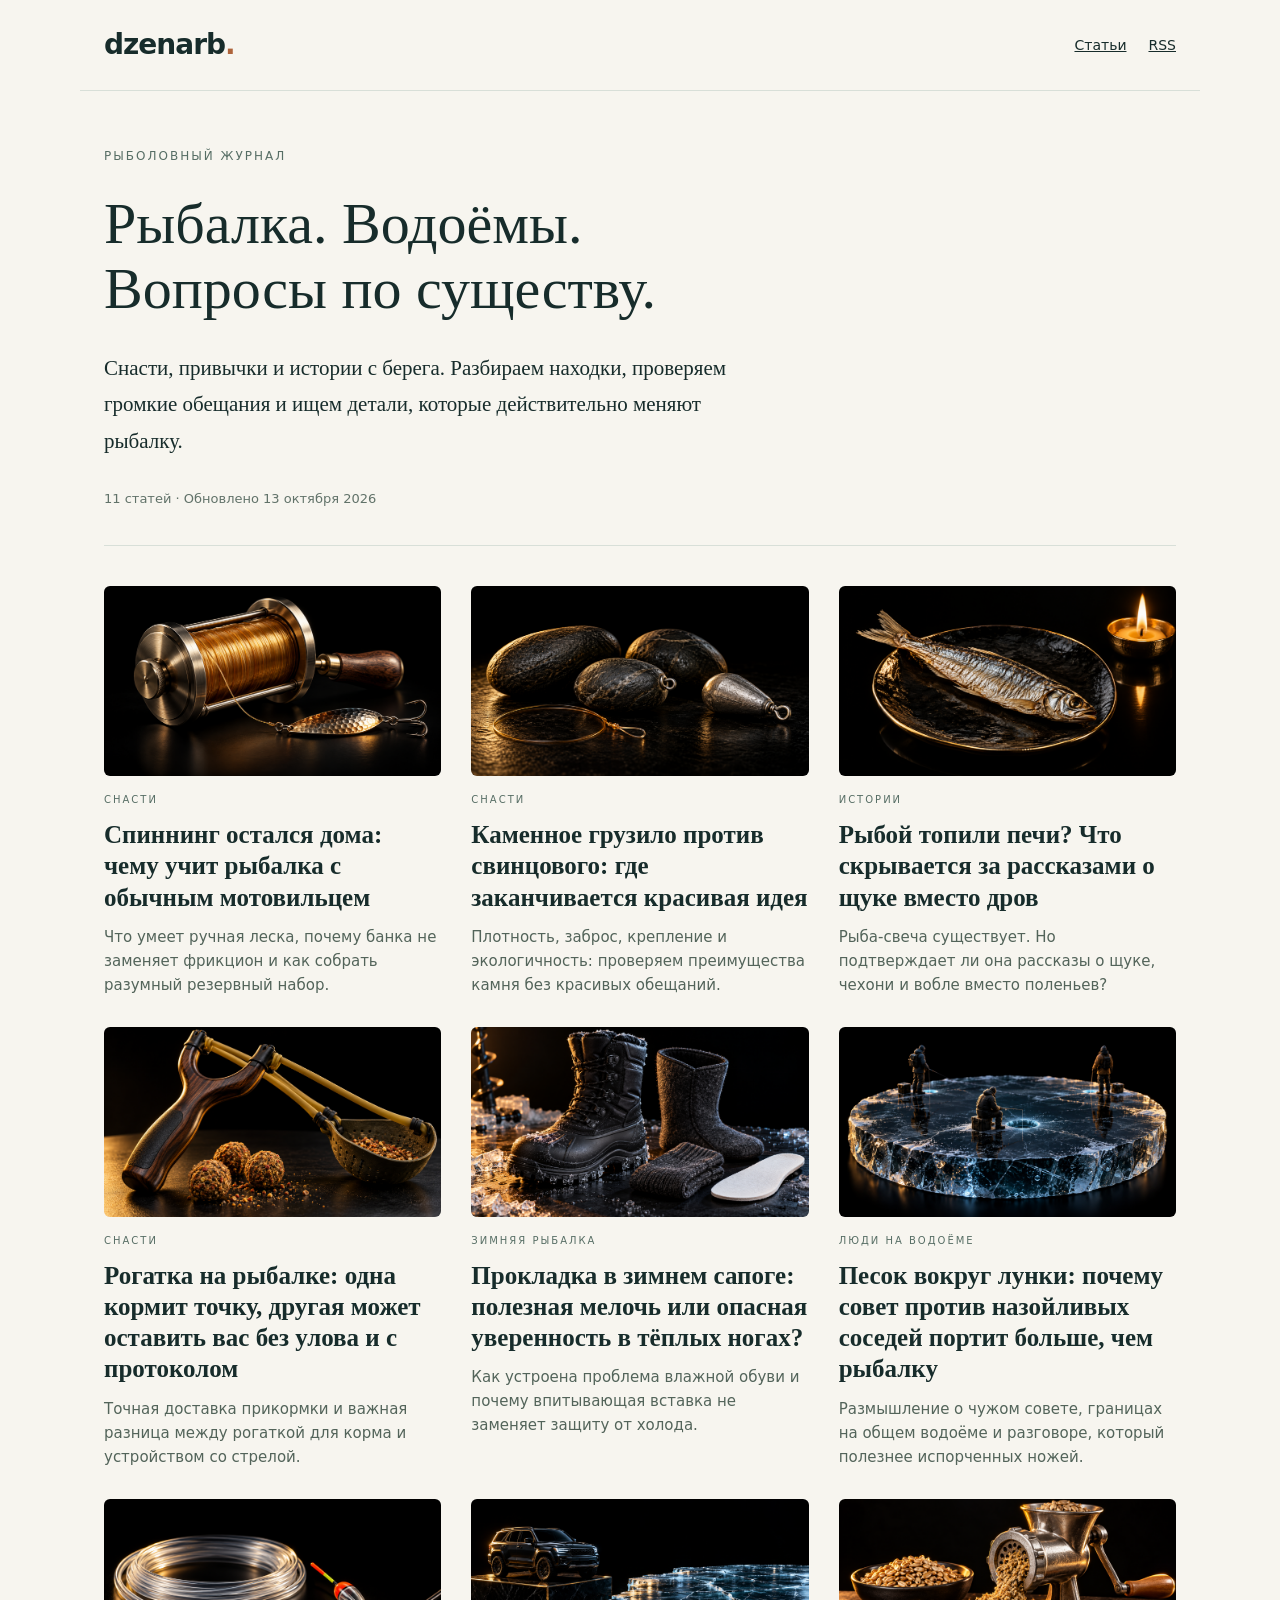
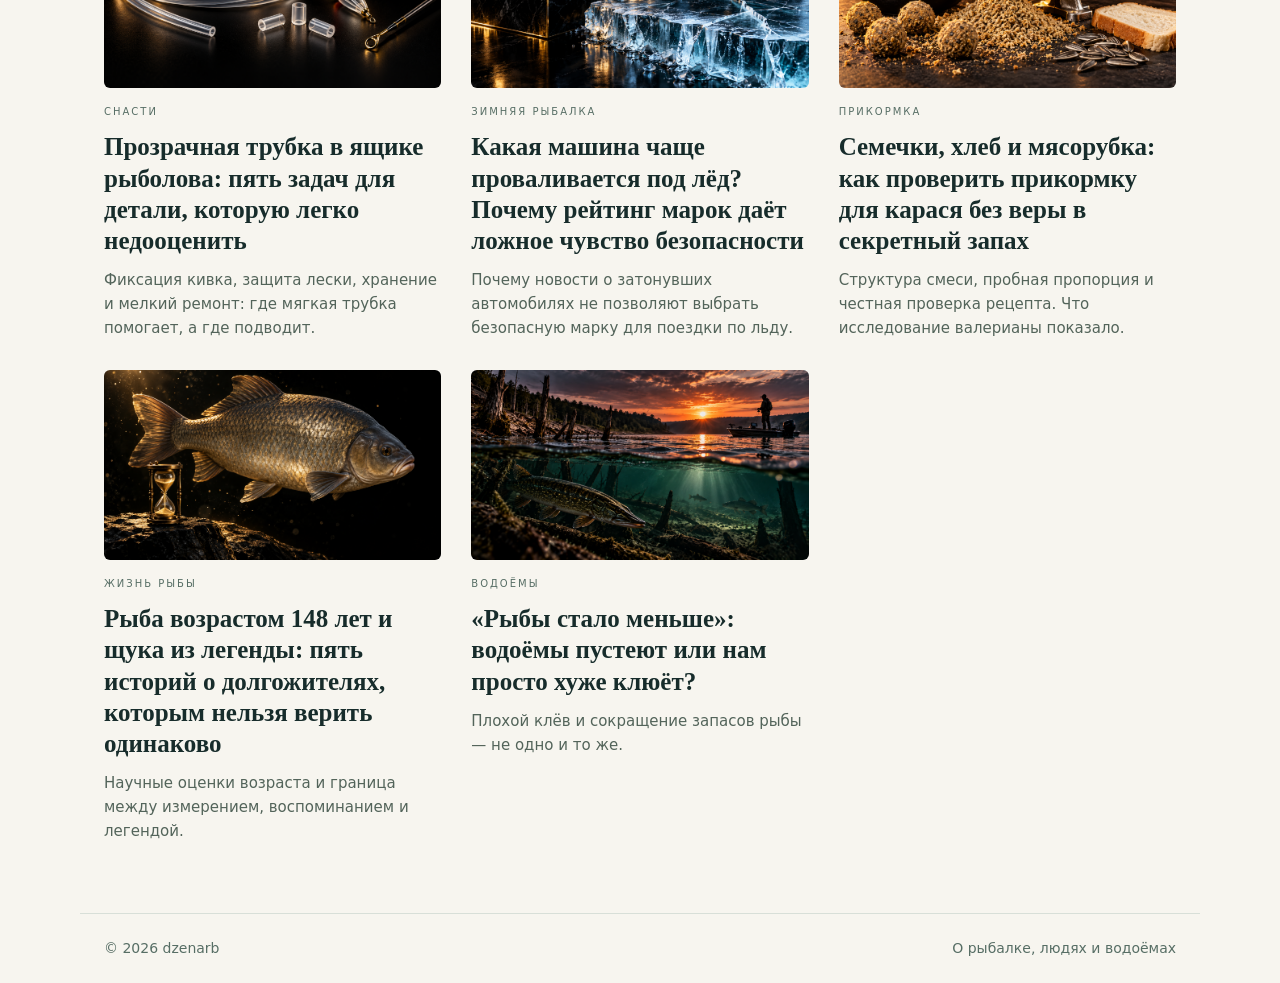
<file: index.html>
<!doctype html><html lang="ru"><head><meta charset="utf-8"><meta name="viewport" content="width=device-width,initial-scale=1"><title>dzenarb — о рыбалке и водоёмах</title><meta name="description" content="Рыболовный журнал: снасти, прикормка, зимняя рыбалка и проверенные истории. Разборы с источниками."><link rel="canonical" href="https://dzenarb.ru/"><link rel="alternate" type="application/rss+xml" title="dzenarb" href="/rss.xml"><link rel="stylesheet" href="/style.css"><meta property="og:title" content="dzenarb — о рыбалке и водоёмах"><meta property="og:description" content="Рыболовный журнал: снасти, прикормка, зимняя рыбалка и проверенные истории. Разборы с источниками."><meta property="og:url" content="https://dzenarb.ru/"><meta property="og:image" content="https://dzenarb.ru/01-handline.png"></head><body><header><a class="brand" href="/">dzenarb<span style="color:#ae643b">.</span></a><nav aria-label="Навигация"><a href="/">Статьи</a><a href="/rss.xml">RSS</a></nav></header><main><section class="hero"><span class="eyebrow">Рыболовный журнал</span><h1>Рыбалка. Водоёмы.<br>Вопросы по существу.</h1><p class="intro">Снасти, привычки и истории с берега. Разбираем находки, проверяем громкие обещания и ищем детали, которые действительно меняют рыбалку.</p><span class="meta">11 статей · Обновлено 13 октября 2026</span></section><section class="grid" aria-label="Все статьи"><a class="card" href="/01-handline.html"><img class="cover" src="/01-handline.png" alt="Художественная иллюстрация ручного мотовильца и блесны" loading="lazy"><span class="eyebrow">Снасти</span><h2>Спиннинг остался дома: чему учит рыбалка с обычным мотовильцем</h2><p>Что умеет ручная леска, почему банка не заменяет фрикцион и как собрать разумный резервный набор.</p></a><a class="card" href="/02-stone-sinker.html"><img class="cover" src="/02-stone-sinker.png" alt="Каменное и металлическое грузила на чёрном фоне" loading="lazy"><span class="eyebrow">Снасти</span><h2>Каменное грузило против свинцового: где заканчивается красивая идея</h2><p>Плотность, заброс, крепление и экологичность: проверяем преимущества камня без красивых обещаний.</p></a><a class="card" href="/03-fish-fuel.html"><img class="cover" src="/03-fish-fuel.png" alt="Сушёная рыба и свеча — иллюстрация исторического сюжета" loading="lazy"><span class="eyebrow">Истории</span><h2>Рыбой топили печи? Что скрывается за рассказами о щуке вместо дров</h2><p>Рыба-свеча существует. Но подтверждает ли она рассказы о щуке, чехони и вобле вместо поленьев?</p></a><a class="card" href="/04-catapult.html"><img class="cover" src="/04-catapult.png" alt="Прикормочная рогатка и шары корма" loading="lazy"><span class="eyebrow">Снасти</span><h2>Рогатка на рыбалке: одна кормит точку, другая может оставить вас без улова и с протоколом</h2><p>Точная доставка прикормки и важная разница между рогаткой для корма и устройством со стрелой.</p></a><a class="card" href="/05-warm-feet.html"><img class="cover" src="/05-warm-feet.png" alt="Зимний сапог, вкладыш, носок и впитывающая вставка" loading="lazy"><span class="eyebrow">Зимняя рыбалка</span><h2>Прокладка в зимнем сапоге: полезная мелочь или опасная уверенность в тёплых ногах?</h2><p>Как устроена проблема влажной обуви и почему впитывающая вставка не заменяет защиту от холода.</p></a><a class="card" href="/06-neighbours.html"><img class="cover" src="/06-neighbours.png" alt="Условная композиция с рыболовами, сохраняющими дистанцию" loading="lazy"><span class="eyebrow">Люди на водоёме</span><h2>Песок вокруг лунки: почему совет против назойливых соседей портит больше, чем рыбалку</h2><p>Размышление о чужом совете, границах на общем водоёме и разговоре, который полезнее испорченных ножей.</p></a><a class="card" href="/07-tubing.html"><img class="cover" src="/07-tubing.png" alt="Мягкая трубка и небольшие элементы рыболовной снасти" loading="lazy"><span class="eyebrow">Снасти</span><h2>Прозрачная трубка в ящике рыболова: пять задач для детали, которую легко недооценить</h2><p>Фиксация кивка, защита лески, хранение и мелкий ремонт: где мягкая трубка помогает, а где подводит.</p></a><a class="card" href="/08-ice-car.html"><img class="cover" src="/08-ice-car.png" alt="Внедорожник на постаменте рядом со скульптурным льдом" loading="lazy"><span class="eyebrow">Зимняя рыбалка</span><h2>Какая машина чаще проваливается под лёд? Почему рейтинг марок даёт ложное чувство безопасности</h2><p>Почему новости о затонувших автомобилях не позволяют выбрать безопасную марку для поездки по льду.</p></a><a class="card" href="/09-groundbait.html"><img class="cover" src="/09-groundbait.png" alt="Мясорубка, семечки, хлеб и прикормочные шары" loading="lazy"><span class="eyebrow">Прикормка</span><h2>Семечки, хлеб и мясорубка: как проверить прикормку для карася без веры в секретный запах</h2><p>Структура смеси, пробная пропорция и честная проверка рецепта. Что исследование валерианы показало.</p></a><a class="card" href="/10-long-lived-fish.html"><img class="cover" src="/10-long-lived-fish.png" alt="Художественная иллюстрация рыбы и песочных часов" loading="lazy"><span class="eyebrow">Жизнь рыбы</span><h2>Рыба возрастом 148 лет и щука из легенды: пять историй о долгожителях, которым нельзя верить одинаково</h2><p>Научные оценки возраста и граница между измерением, воспоминанием и легендой.</p></a><a class="card" href="/ryby-stalo-menshe.html"><img class="cover" src="/cover.png" alt="Рыболов на водоёме и рыба под водой на закате" loading="lazy"><span class="eyebrow">Водоёмы</span><h2>«Рыбы стало меньше»: водоёмы пустеют или нам просто хуже клюёт?</h2><p>Плохой клёв и сокращение запасов рыбы — не одно и то же.</p></a></section></main><footer><span>© 2026 dzenarb</span><span>О рыбалке, людях и водоёмах</span></footer></body></html>
</file>
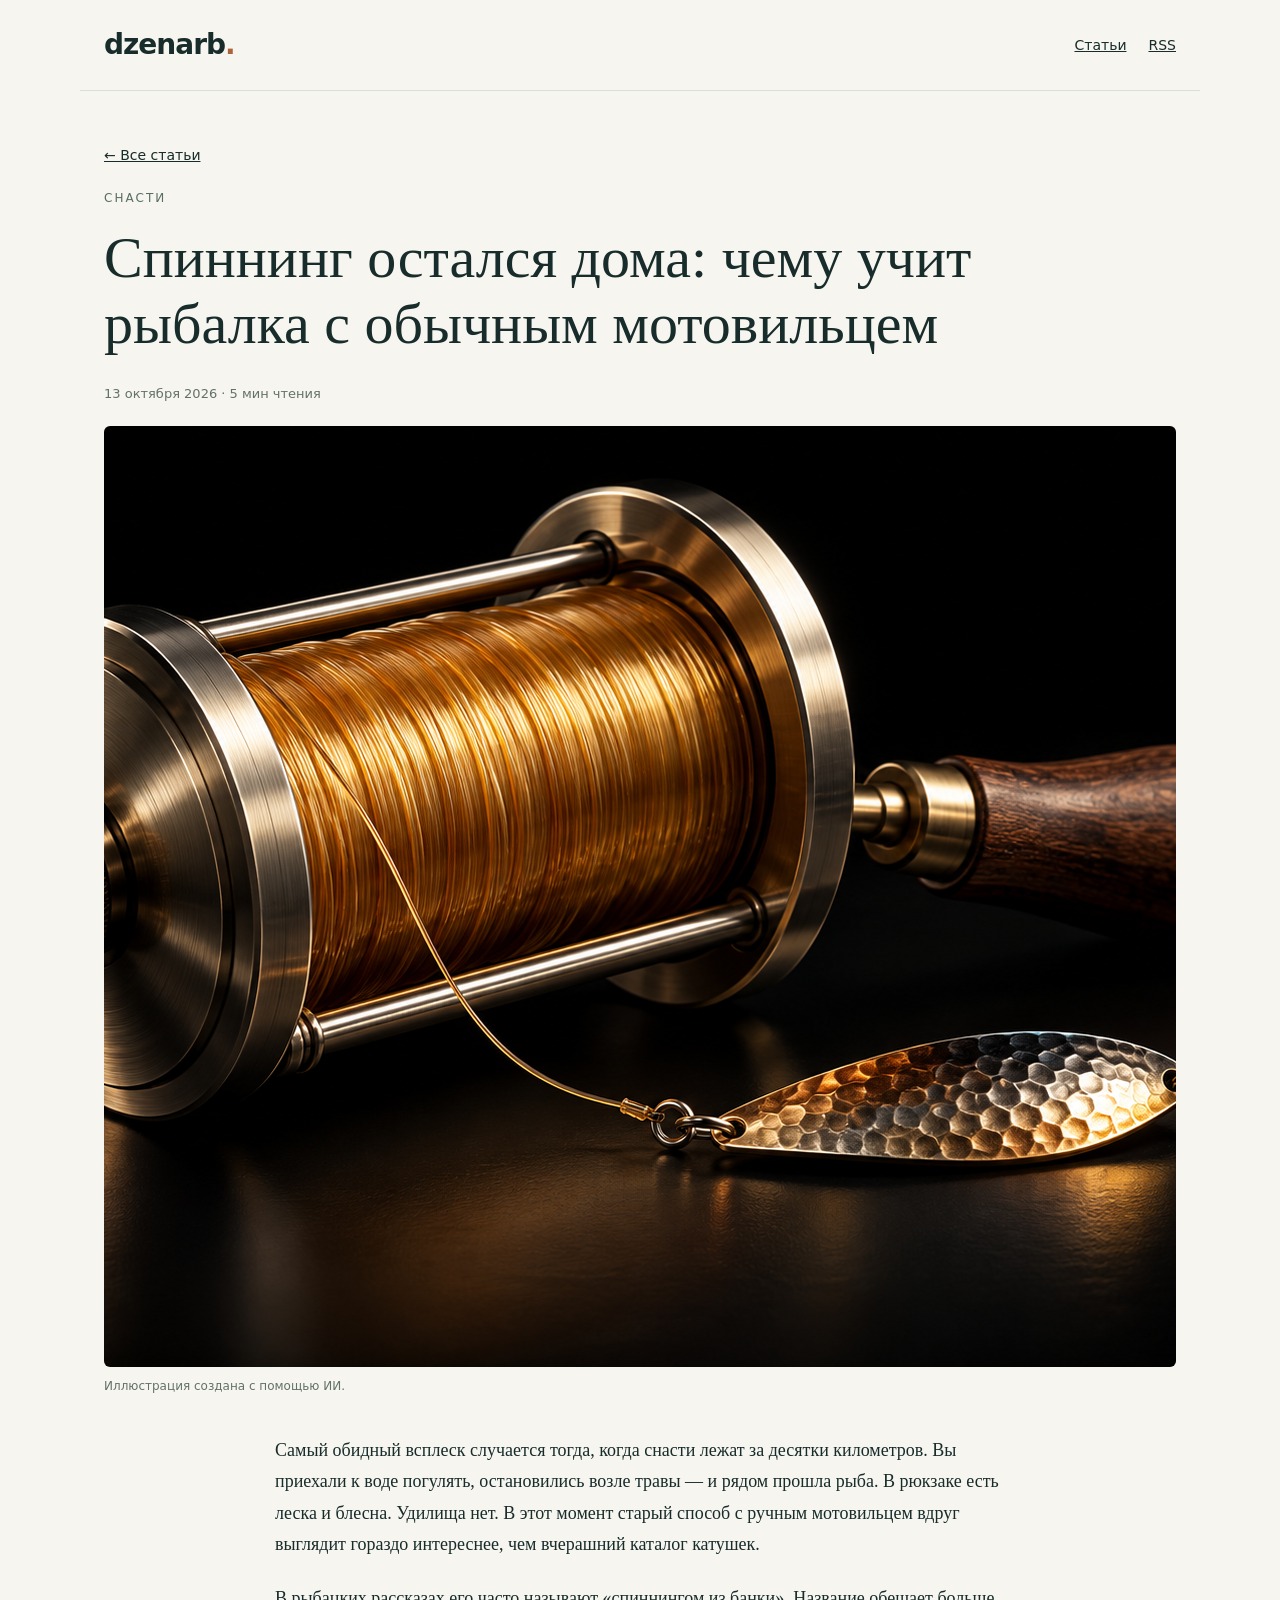
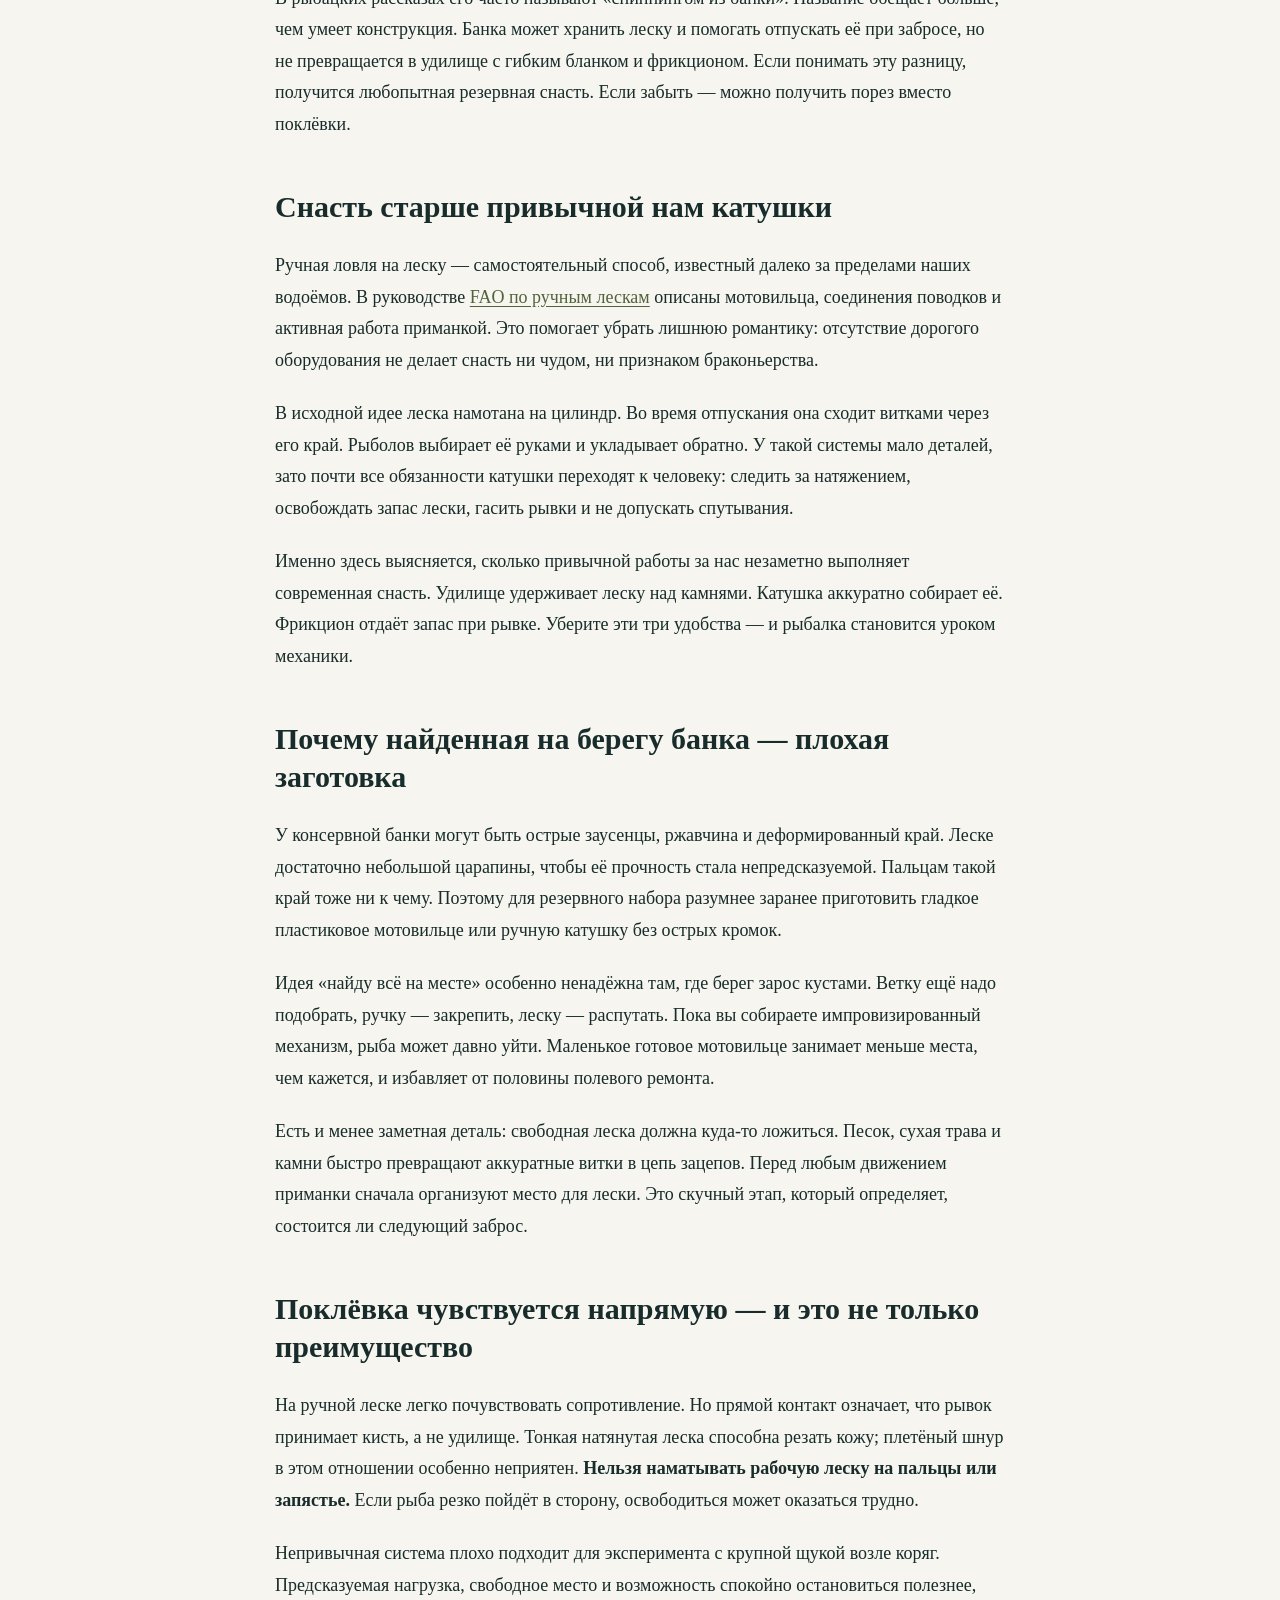
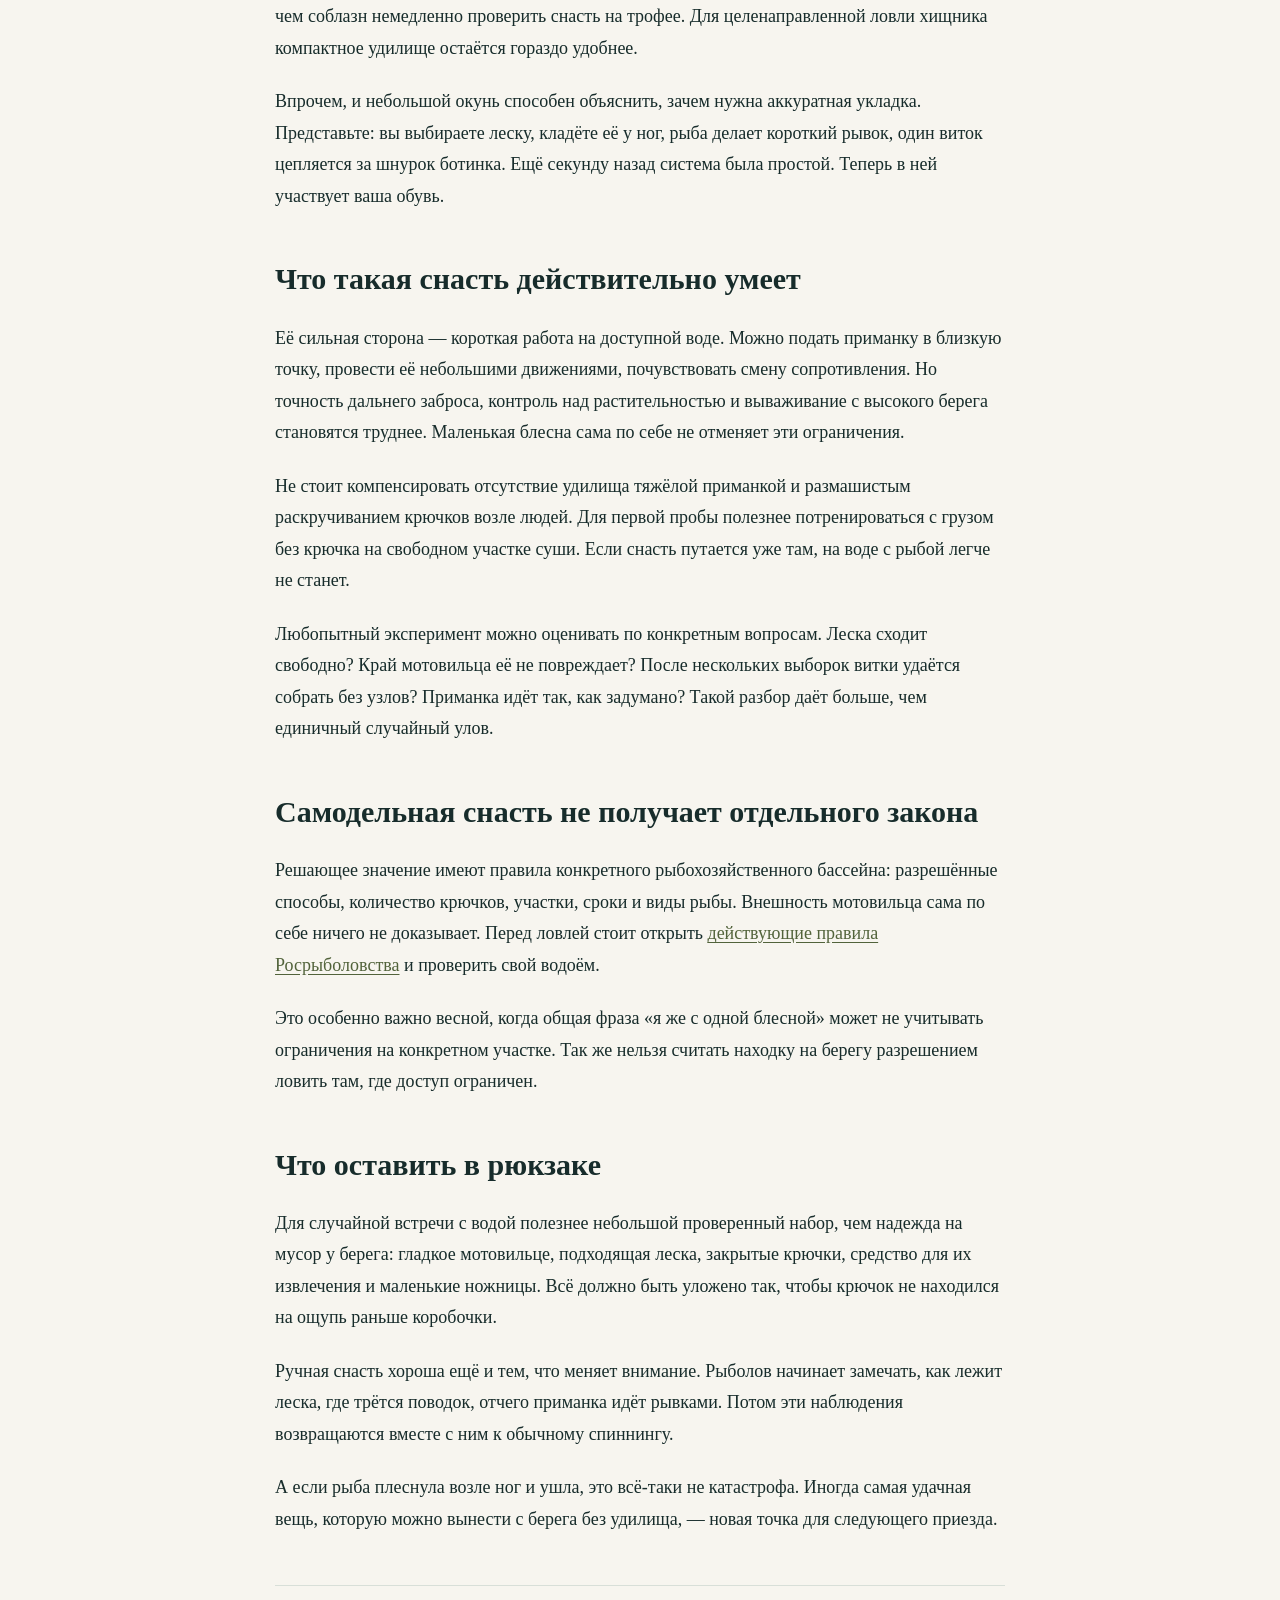
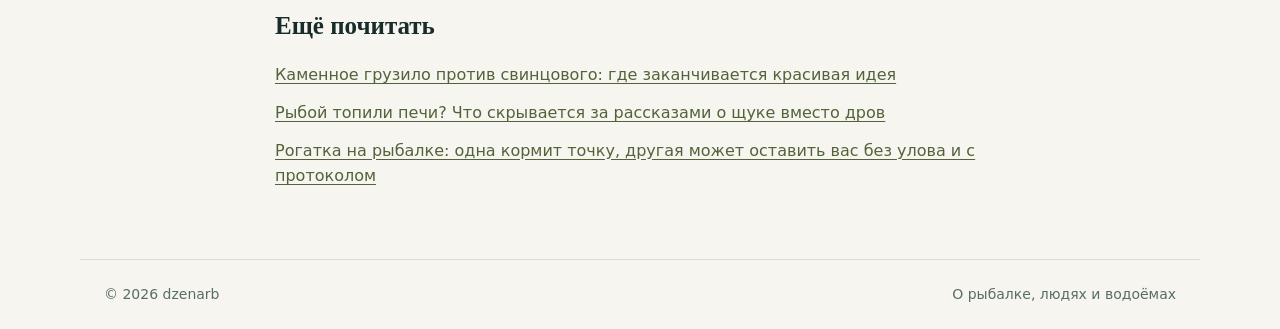
<file: 01-handline.html>
<!doctype html><html lang="ru"><head><meta charset="utf-8"><meta name="viewport" content="width=device-width,initial-scale=1"><title>Спиннинг остался дома: чему учит рыбалка с обычным мотовильцем — dzenarb</title><meta name="description" content="Что умеет ручная леска, почему банка не заменяет фрикцион и как собрать разумный резервный набор."><link rel="canonical" href="https://dzenarb.ru/01-handline.html"><link rel="alternate" type="application/rss+xml" title="dzenarb" href="/rss.xml"><link rel="stylesheet" href="/style.css"><meta property="og:title" content="Спиннинг остался дома: чему учит рыбалка с обычным мотовильцем — dzenarb"><meta property="og:description" content="Что умеет ручная леска, почему банка не заменяет фрикцион и как собрать разумный резервный набор."><meta property="og:url" content="https://dzenarb.ru/01-handline.html"><meta property="og:image" content="https://dzenarb.ru/01-handline.png"></head><body><header><a class="brand" href="/">dzenarb<span style="color:#ae643b">.</span></a><nav aria-label="Навигация"><a href="/">Статьи</a><a href="/rss.xml">RSS</a></nav></header><main><a class="back" href="/">← Все статьи</a><div class="eyebrow">Снасти</div><h1>Спиннинг остался дома: чему учит рыбалка с обычным мотовильцем</h1><p class="meta">13 октября 2026 · 5 мин чтения</p><figure><img class="cover" src="/01-handline.png" alt="Художественная иллюстрация ручного мотовильца и блесны" width="1672" height="941"></figure><p class="caption">Иллюстрация создана с помощью ИИ.</p><article class="text" id="article-body"><p>Самый обидный всплеск случается тогда, когда снасти лежат за десятки километров. Вы приехали к воде погулять, остановились возле травы — и рядом прошла рыба. В рюкзаке есть леска и блесна. Удилища нет. В этот момент старый способ с ручным мотовильцем вдруг выглядит гораздо интереснее, чем вчерашний каталог катушек.</p>
<p>В рыбацких рассказах его часто называют «спиннингом из банки». Название обещает больше, чем умеет конструкция. Банка может хранить леску и помогать отпускать её при забросе, но не превращается в удилище с гибким бланком и фрикционом. Если понимать эту разницу, получится любопытная резервная снасть. Если забыть — можно получить порез вместо поклёвки.</p>
<h2>Снасть старше привычной нам катушки</h2>
<p>Ручная ловля на леску — самостоятельный способ, известный далеко за пределами наших водоёмов. В руководстве <a href="https://www.fao.org/4/t0511e/T0511E01.htm">FAO по ручным лескам</a> описаны мотовильца, соединения поводков и активная работа приманкой. Это помогает убрать лишнюю романтику: отсутствие дорогого оборудования не делает снасть ни чудом, ни признаком браконьерства.</p>
<p>В исходной идее леска намотана на цилиндр. Во время отпускания она сходит витками через его край. Рыболов выбирает её руками и укладывает обратно. У такой системы мало деталей, зато почти все обязанности катушки переходят к человеку: следить за натяжением, освобождать запас лески, гасить рывки и не допускать спутывания.</p>
<p>Именно здесь выясняется, сколько привычной работы за нас незаметно выполняет современная снасть. Удилище удерживает леску над камнями. Катушка аккуратно собирает её. Фрикцион отдаёт запас при рывке. Уберите эти три удобства — и рыбалка становится уроком механики.</p>
<h2>Почему найденная на берегу банка — плохая заготовка</h2>
<p>У консервной банки могут быть острые заусенцы, ржавчина и деформированный край. Леске достаточно небольшой царапины, чтобы её прочность стала непредсказуемой. Пальцам такой край тоже ни к чему. Поэтому для резервного набора разумнее заранее приготовить гладкое пластиковое мотовильце или ручную катушку без острых кромок.</p>
<p>Идея «найду всё на месте» особенно ненадёжна там, где берег зарос кустами. Ветку ещё надо подобрать, ручку — закрепить, леску — распутать. Пока вы собираете импровизированный механизм, рыба может давно уйти. Маленькое готовое мотовильце занимает меньше места, чем кажется, и избавляет от половины полевого ремонта.</p>
<p>Есть и менее заметная деталь: свободная леска должна куда-то ложиться. Песок, сухая трава и камни быстро превращают аккуратные витки в цепь зацепов. Перед любым движением приманки сначала организуют место для лески. Это скучный этап, который определяет, состоится ли следующий заброс.</p>
<h2>Поклёвка чувствуется напрямую — и это не только преимущество</h2>
<p>На ручной леске легко почувствовать сопротивление. Но прямой контакт означает, что рывок принимает кисть, а не удилище. Тонкая натянутая леска способна резать кожу; плетёный шнур в этом отношении особенно неприятен. <b>Нельзя наматывать рабочую леску на пальцы или запястье.</b> Если рыба резко пойдёт в сторону, освободиться может оказаться трудно.</p>
<p>Непривычная система плохо подходит для эксперимента с крупной щукой возле коряг. Предсказуемая нагрузка, свободное место и возможность спокойно остановиться полезнее, чем соблазн немедленно проверить снасть на трофее. Для целенаправленной ловли хищника компактное удилище остаётся гораздо удобнее.</p>
<p>Впрочем, и небольшой окунь способен объяснить, зачем нужна аккуратная укладка. Представьте: вы выбираете леску, кладёте её у ног, рыба делает короткий рывок, один виток цепляется за шнурок ботинка. Ещё секунду назад система была простой. Теперь в ней участвует ваша обувь.</p>
<h2>Что такая снасть действительно умеет</h2>
<p>Её сильная сторона — короткая работа на доступной воде. Можно подать приманку в близкую точку, провести её небольшими движениями, почувствовать смену сопротивления. Но точность дальнего заброса, контроль над растительностью и вываживание с высокого берега становятся труднее. Маленькая блесна сама по себе не отменяет эти ограничения.</p>
<p>Не стоит компенсировать отсутствие удилища тяжёлой приманкой и размашистым раскручиванием крючков возле людей. Для первой пробы полезнее потренироваться с грузом без крючка на свободном участке суши. Если снасть путается уже там, на воде с рыбой легче не станет.</p>
<p>Любопытный эксперимент можно оценивать по конкретным вопросам. Леска сходит свободно? Край мотовильца её не повреждает? После нескольких выборок витки удаётся собрать без узлов? Приманка идёт так, как задумано? Такой разбор даёт больше, чем единичный случайный улов.</p>
<h2>Самодельная снасть не получает отдельного закона</h2>
<p>Решающее значение имеют правила конкретного рыбохозяйственного бассейна: разрешённые способы, количество крючков, участки, сроки и виды рыбы. Внешность мотовильца сама по себе ничего не доказывает. Перед ловлей стоит открыть <a href="https://fish.gov.ru/otraslevaya-deyatelnost/organizacziya-rybolovstva/pravila-rybolovstva/">действующие правила Росрыболовства</a> и проверить свой водоём.</p>
<p>Это особенно важно весной, когда общая фраза «я же с одной блесной» может не учитывать ограничения на конкретном участке. Так же нельзя считать находку на берегу разрешением ловить там, где доступ ограничен.</p>
<h2>Что оставить в рюкзаке</h2>
<p>Для случайной встречи с водой полезнее небольшой проверенный набор, чем надежда на мусор у берега: гладкое мотовильце, подходящая леска, закрытые крючки, средство для их извлечения и маленькие ножницы. Всё должно быть уложено так, чтобы крючок не находился на ощупь раньше коробочки.</p>
<p>Ручная снасть хороша ещё и тем, что меняет внимание. Рыболов начинает замечать, как лежит леска, где трётся поводок, отчего приманка идёт рывками. Потом эти наблюдения возвращаются вместе с ним к обычному спиннингу.</p>
<p>А если рыба плеснула возле ног и ушла, это всё-таки не катастрофа. Иногда самая удачная вещь, которую можно вынести с берега без удилища, — новая точка для следующего приезда.</p><aside class="related"><h2>Ещё почитать</h2><a href="/02-stone-sinker.html">Каменное грузило против свинцового: где заканчивается красивая идея</a><a href="/03-fish-fuel.html">Рыбой топили печи? Что скрывается за рассказами о щуке вместо дров</a><a href="/04-catapult.html">Рогатка на рыбалке: одна кормит точку, другая может оставить вас без улова и с протоколом</a></aside></article></main><footer><span>© 2026 dzenarb</span><span>О рыбалке, людях и водоёмах</span></footer></body></html>
</file>
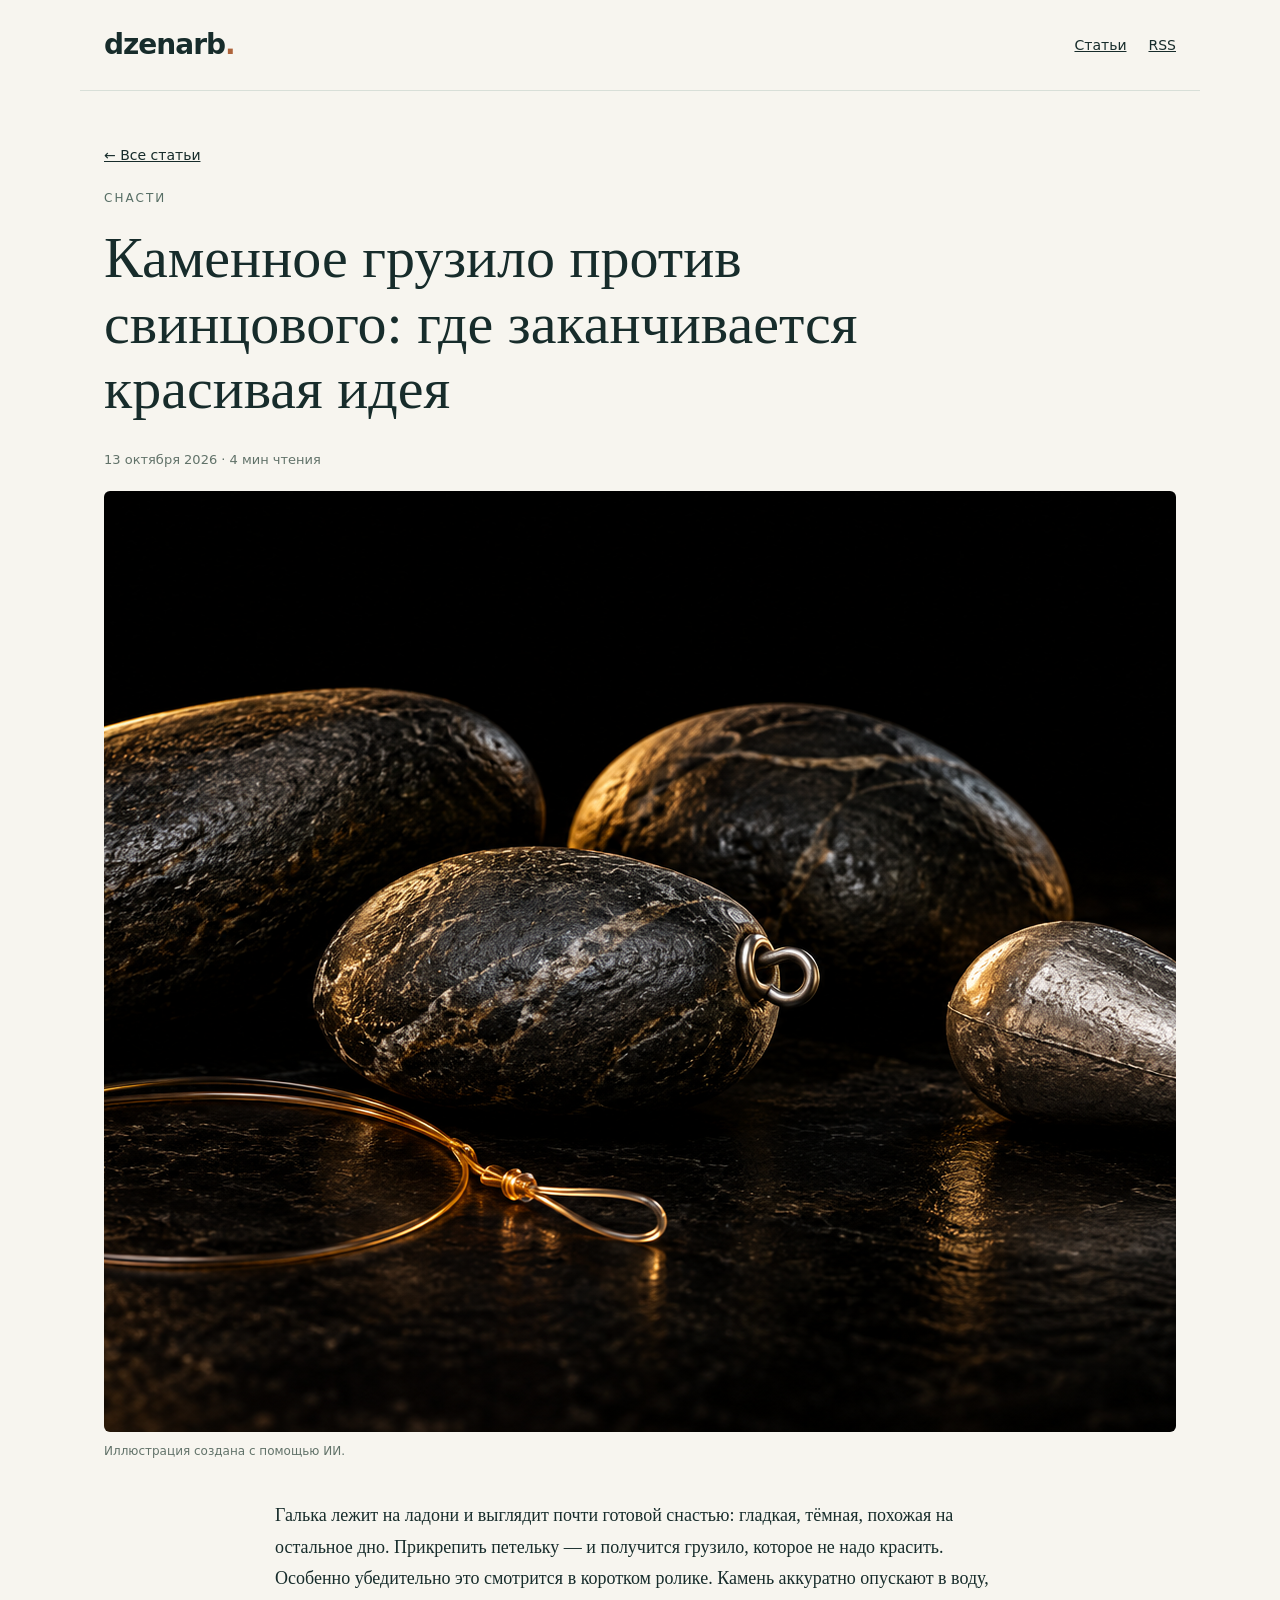
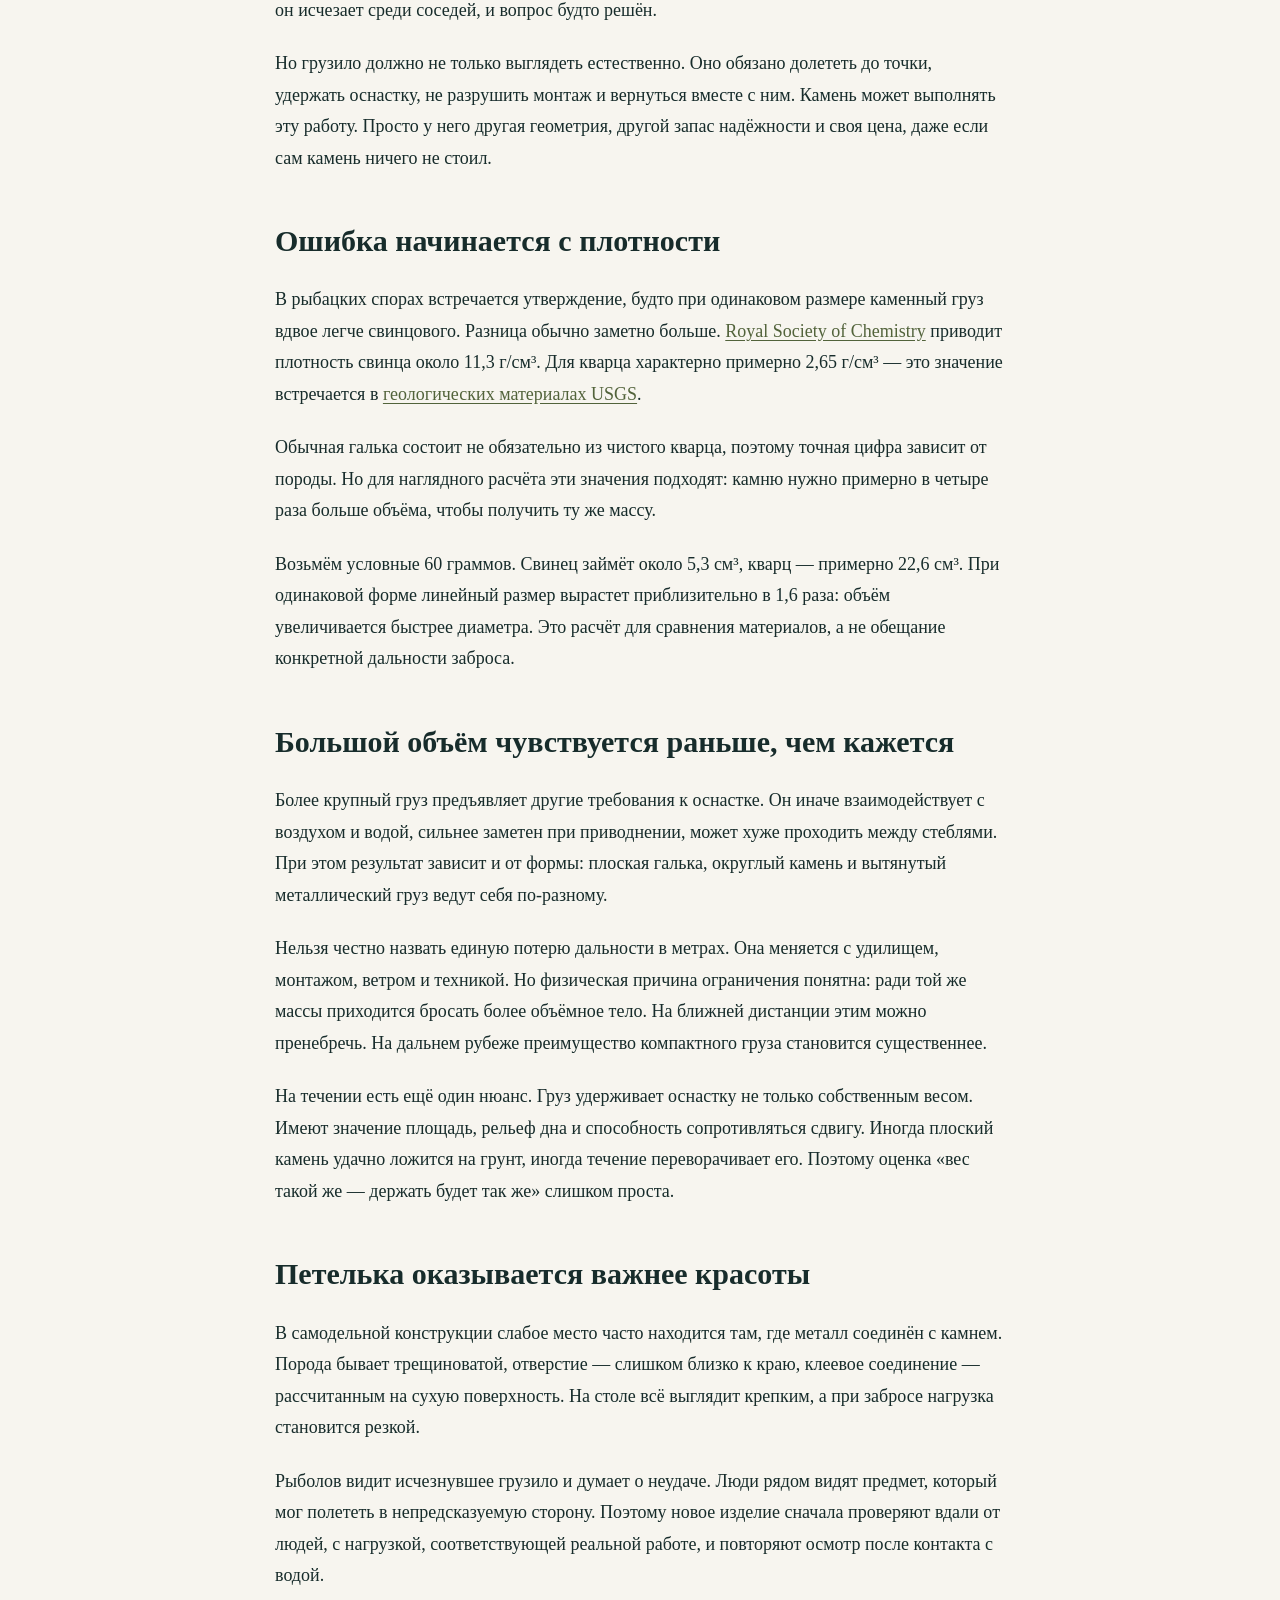
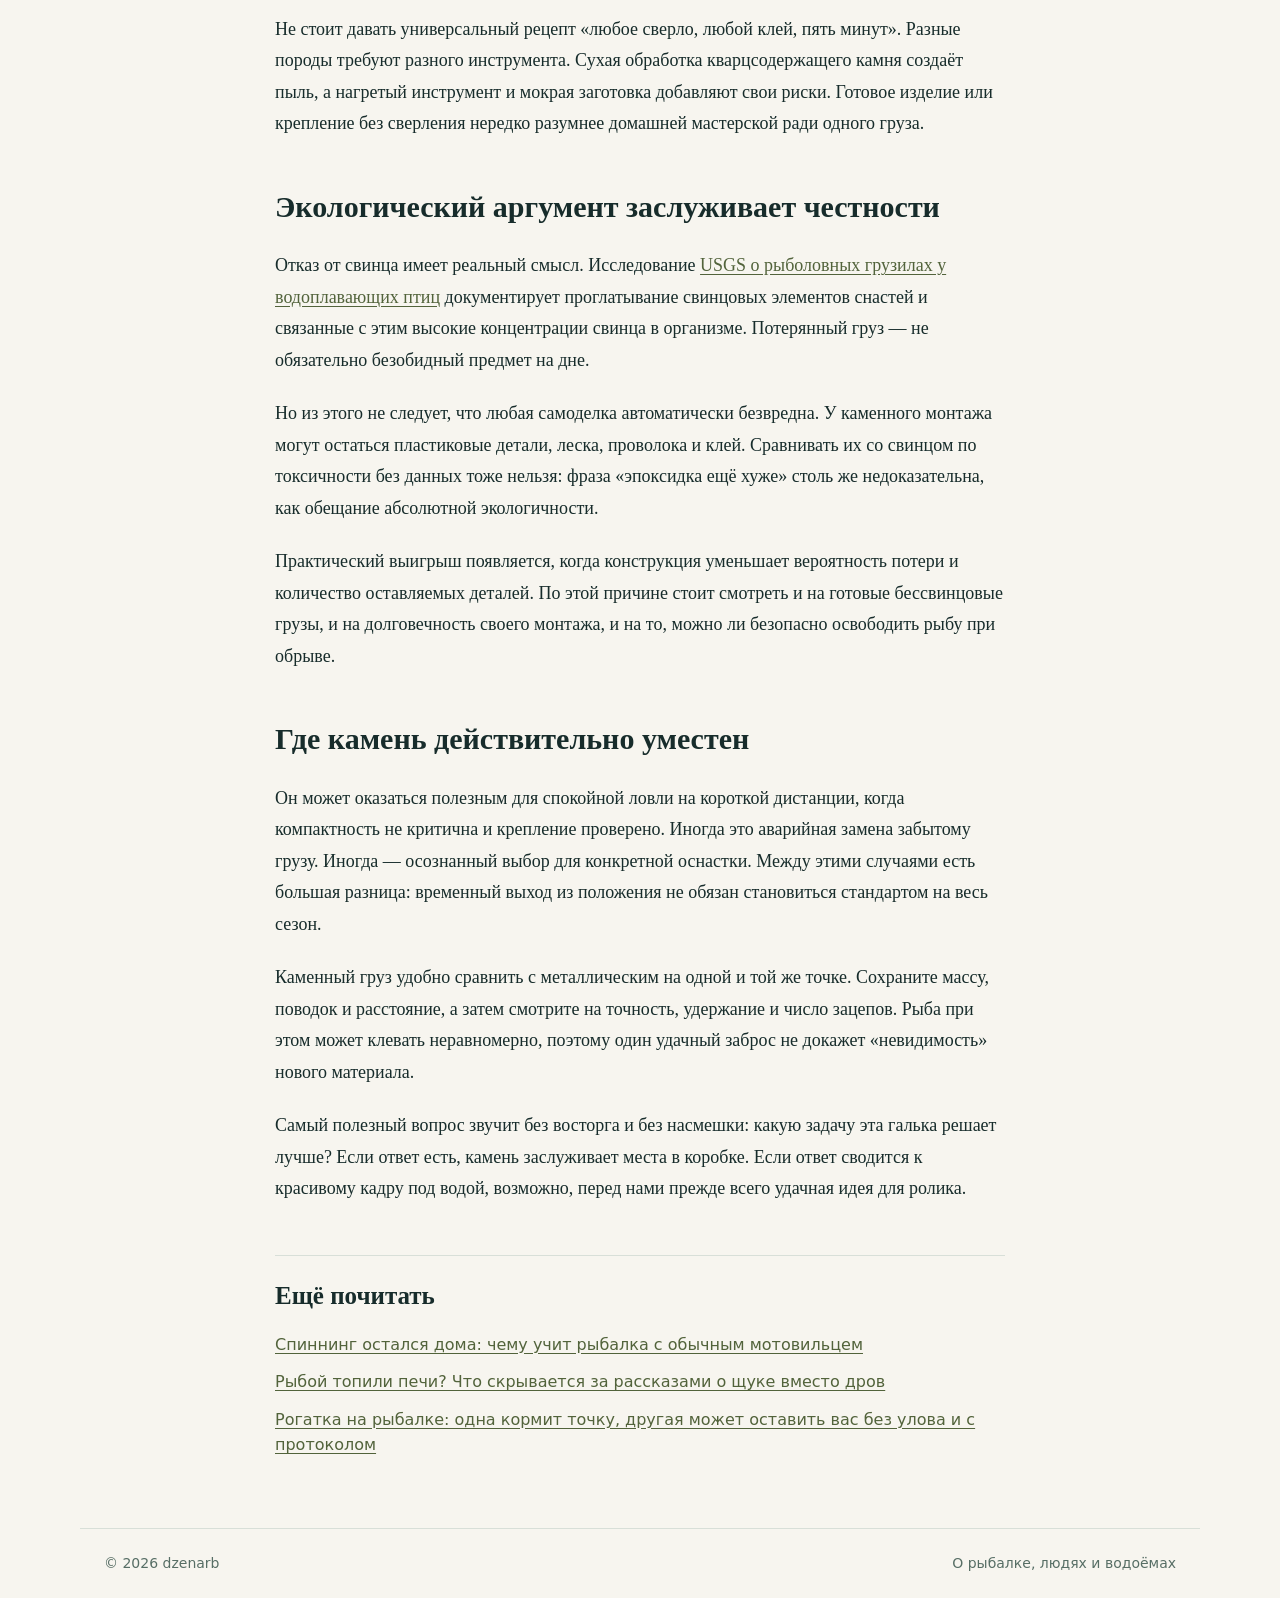
<file: 02-stone-sinker.html>
<!doctype html><html lang="ru"><head><meta charset="utf-8"><meta name="viewport" content="width=device-width,initial-scale=1"><title>Каменное грузило против свинцового: где заканчивается красивая идея — dzenarb</title><meta name="description" content="Плотность, заброс, крепление и экологичность: проверяем преимущества камня без красивых обещаний."><link rel="canonical" href="https://dzenarb.ru/02-stone-sinker.html"><link rel="alternate" type="application/rss+xml" title="dzenarb" href="/rss.xml"><link rel="stylesheet" href="/style.css"><meta property="og:title" content="Каменное грузило против свинцового: где заканчивается красивая идея — dzenarb"><meta property="og:description" content="Плотность, заброс, крепление и экологичность: проверяем преимущества камня без красивых обещаний."><meta property="og:url" content="https://dzenarb.ru/02-stone-sinker.html"><meta property="og:image" content="https://dzenarb.ru/02-stone-sinker.png"></head><body><header><a class="brand" href="/">dzenarb<span style="color:#ae643b">.</span></a><nav aria-label="Навигация"><a href="/">Статьи</a><a href="/rss.xml">RSS</a></nav></header><main><a class="back" href="/">← Все статьи</a><div class="eyebrow">Снасти</div><h1>Каменное грузило против свинцового: где заканчивается красивая идея</h1><p class="meta">13 октября 2026 · 4 мин чтения</p><figure><img class="cover" src="/02-stone-sinker.png" alt="Каменное и металлическое грузила на чёрном фоне" width="1672" height="941"></figure><p class="caption">Иллюстрация создана с помощью ИИ.</p><article class="text" id="article-body"><p>Галька лежит на ладони и выглядит почти готовой снастью: гладкая, тёмная, похожая на остальное дно. Прикрепить петельку — и получится грузило, которое не надо красить. Особенно убедительно это смотрится в коротком ролике. Камень аккуратно опускают в воду, он исчезает среди соседей, и вопрос будто решён.</p>
<p>Но грузило должно не только выглядеть естественно. Оно обязано долететь до точки, удержать оснастку, не разрушить монтаж и вернуться вместе с ним. Камень может выполнять эту работу. Просто у него другая геометрия, другой запас надёжности и своя цена, даже если сам камень ничего не стоил.</p>
<h2>Ошибка начинается с плотности</h2>
<p>В рыбацких спорах встречается утверждение, будто при одинаковом размере каменный груз вдвое легче свинцового. Разница обычно заметно больше. <a href="https://periodic-table.rsc.org/element/82/lead">Royal Society of Chemistry</a> приводит плотность свинца около 11,3 г/см³. Для кварца характерно примерно 2,65 г/см³ — это значение встречается в <a href="https://pubs.usgs.gov/of/1985/0021/report.pdf">геологических материалах USGS</a>.</p>
<p>Обычная галька состоит не обязательно из чистого кварца, поэтому точная цифра зависит от породы. Но для наглядного расчёта эти значения подходят: камню нужно примерно в четыре раза больше объёма, чтобы получить ту же массу.</p>
<p>Возьмём условные 60 граммов. Свинец займёт около 5,3 см³, кварц — примерно 22,6 см³. При одинаковой форме линейный размер вырастет приблизительно в 1,6 раза: объём увеличивается быстрее диаметра. Это расчёт для сравнения материалов, а не обещание конкретной дальности заброса.</p>
<h2>Большой объём чувствуется раньше, чем кажется</h2>
<p>Более крупный груз предъявляет другие требования к оснастке. Он иначе взаимодействует с воздухом и водой, сильнее заметен при приводнении, может хуже проходить между стеблями. При этом результат зависит и от формы: плоская галька, округлый камень и вытянутый металлический груз ведут себя по-разному.</p>
<p>Нельзя честно назвать единую потерю дальности в метрах. Она меняется с удилищем, монтажом, ветром и техникой. Но физическая причина ограничения понятна: ради той же массы приходится бросать более объёмное тело. На ближней дистанции этим можно пренебречь. На дальнем рубеже преимущество компактного груза становится существеннее.</p>
<p>На течении есть ещё один нюанс. Груз удерживает оснастку не только собственным весом. Имеют значение площадь, рельеф дна и способность сопротивляться сдвигу. Иногда плоский камень удачно ложится на грунт, иногда течение переворачивает его. Поэтому оценка «вес такой же — держать будет так же» слишком проста.</p>
<h2>Петелька оказывается важнее красоты</h2>
<p>В самодельной конструкции слабое место часто находится там, где металл соединён с камнем. Порода бывает трещиноватой, отверстие — слишком близко к краю, клеевое соединение — рассчитанным на сухую поверхность. На столе всё выглядит крепким, а при забросе нагрузка становится резкой.</p>
<p>Рыболов видит исчезнувшее грузило и думает о неудаче. Люди рядом видят предмет, который мог полететь в непредсказуемую сторону. Поэтому новое изделие сначала проверяют вдали от людей, с нагрузкой, соответствующей реальной работе, и повторяют осмотр после контакта с водой.</p>
<p>Не стоит давать универсальный рецепт «любое сверло, любой клей, пять минут». Разные породы требуют разного инструмента. Сухая обработка кварцсодержащего камня создаёт пыль, а нагретый инструмент и мокрая заготовка добавляют свои риски. Готовое изделие или крепление без сверления нередко разумнее домашней мастерской ради одного груза.</p>
<h2>Экологический аргумент заслуживает честности</h2>
<p>Отказ от свинца имеет реальный смысл. Исследование <a href="https://pubs.usgs.gov/publication/1003779">USGS о рыболовных грузилах у водоплавающих птиц</a> документирует проглатывание свинцовых элементов снастей и связанные с этим высокие концентрации свинца в организме. Потерянный груз — не обязательно безобидный предмет на дне.</p>
<p>Но из этого не следует, что любая самоделка автоматически безвредна. У каменного монтажа могут остаться пластиковые детали, леска, проволока и клей. Сравнивать их со свинцом по токсичности без данных тоже нельзя: фраза «эпоксидка ещё хуже» столь же недоказательна, как обещание абсолютной экологичности.</p>
<p>Практический выигрыш появляется, когда конструкция уменьшает вероятность потери и количество оставляемых деталей. По этой причине стоит смотреть и на готовые бессвинцовые грузы, и на долговечность своего монтажа, и на то, можно ли безопасно освободить рыбу при обрыве.</p>
<h2>Где камень действительно уместен</h2>
<p>Он может оказаться полезным для спокойной ловли на короткой дистанции, когда компактность не критична и крепление проверено. Иногда это аварийная замена забытому грузу. Иногда — осознанный выбор для конкретной оснастки. Между этими случаями есть большая разница: временный выход из положения не обязан становиться стандартом на весь сезон.</p>
<p>Каменный груз удобно сравнить с металлическим на одной и той же точке. Сохраните массу, поводок и расстояние, а затем смотрите на точность, удержание и число зацепов. Рыба при этом может клевать неравномерно, поэтому один удачный заброс не докажет «невидимость» нового материала.</p>
<p>Самый полезный вопрос звучит без восторга и без насмешки: какую задачу эта галька решает лучше? Если ответ есть, камень заслуживает места в коробке. Если ответ сводится к красивому кадру под водой, возможно, перед нами прежде всего удачная идея для ролика.</p><aside class="related"><h2>Ещё почитать</h2><a href="/01-handline.html">Спиннинг остался дома: чему учит рыбалка с обычным мотовильцем</a><a href="/03-fish-fuel.html">Рыбой топили печи? Что скрывается за рассказами о щуке вместо дров</a><a href="/04-catapult.html">Рогатка на рыбалке: одна кормит точку, другая может оставить вас без улова и с протоколом</a></aside></article></main><footer><span>© 2026 dzenarb</span><span>О рыбалке, людях и водоёмах</span></footer></body></html>
</file>
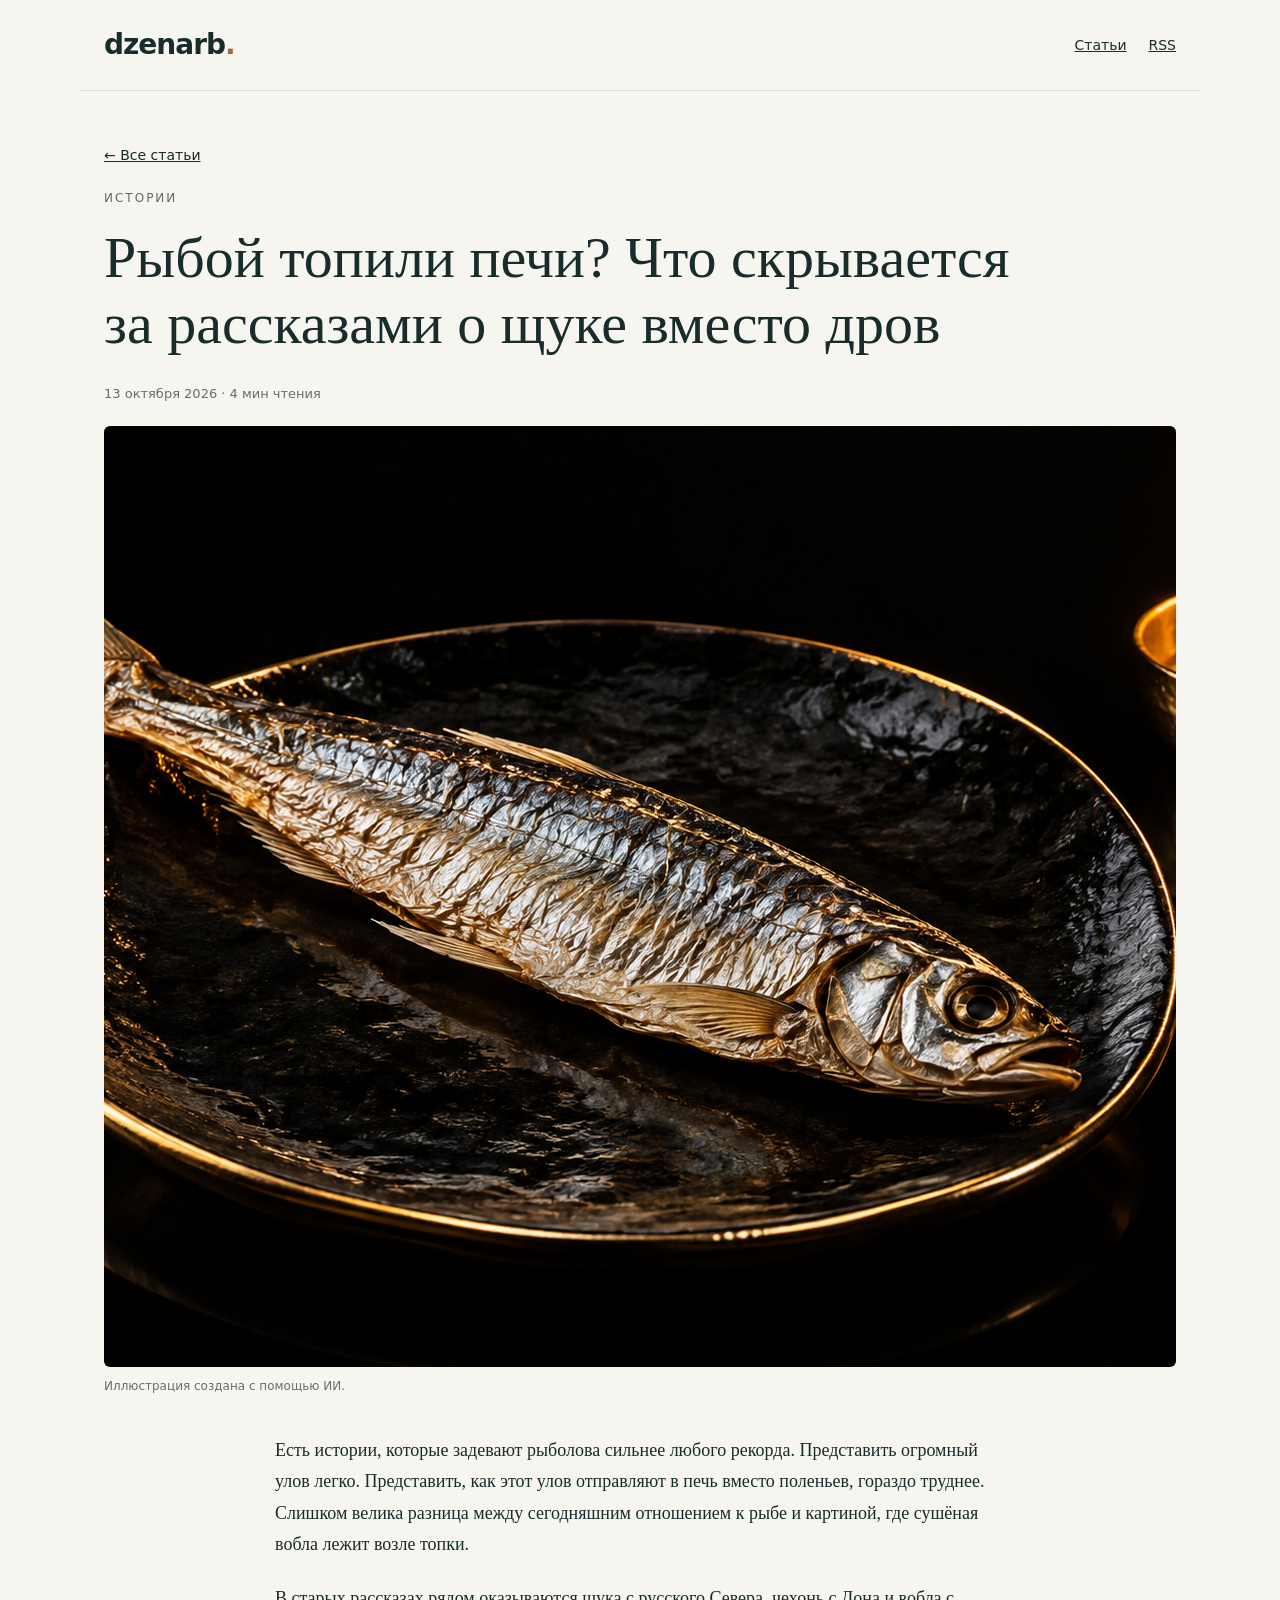
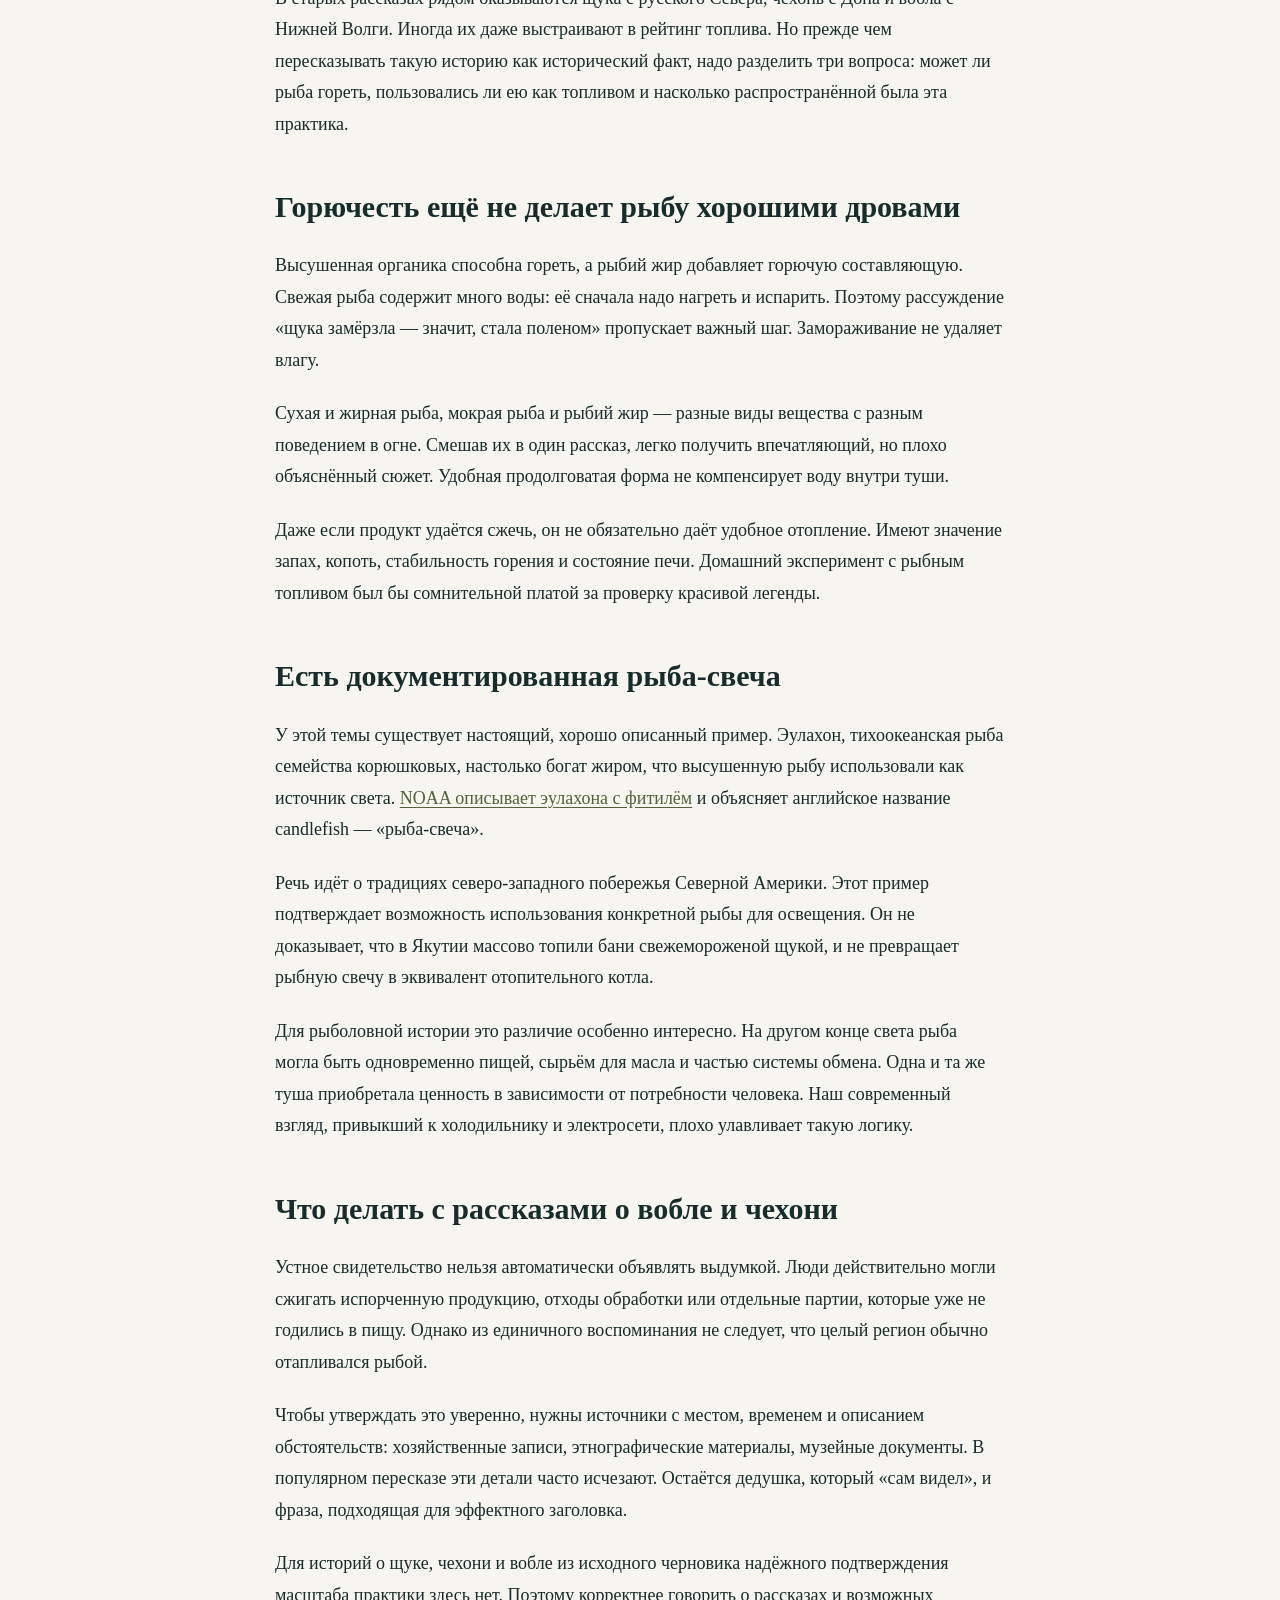
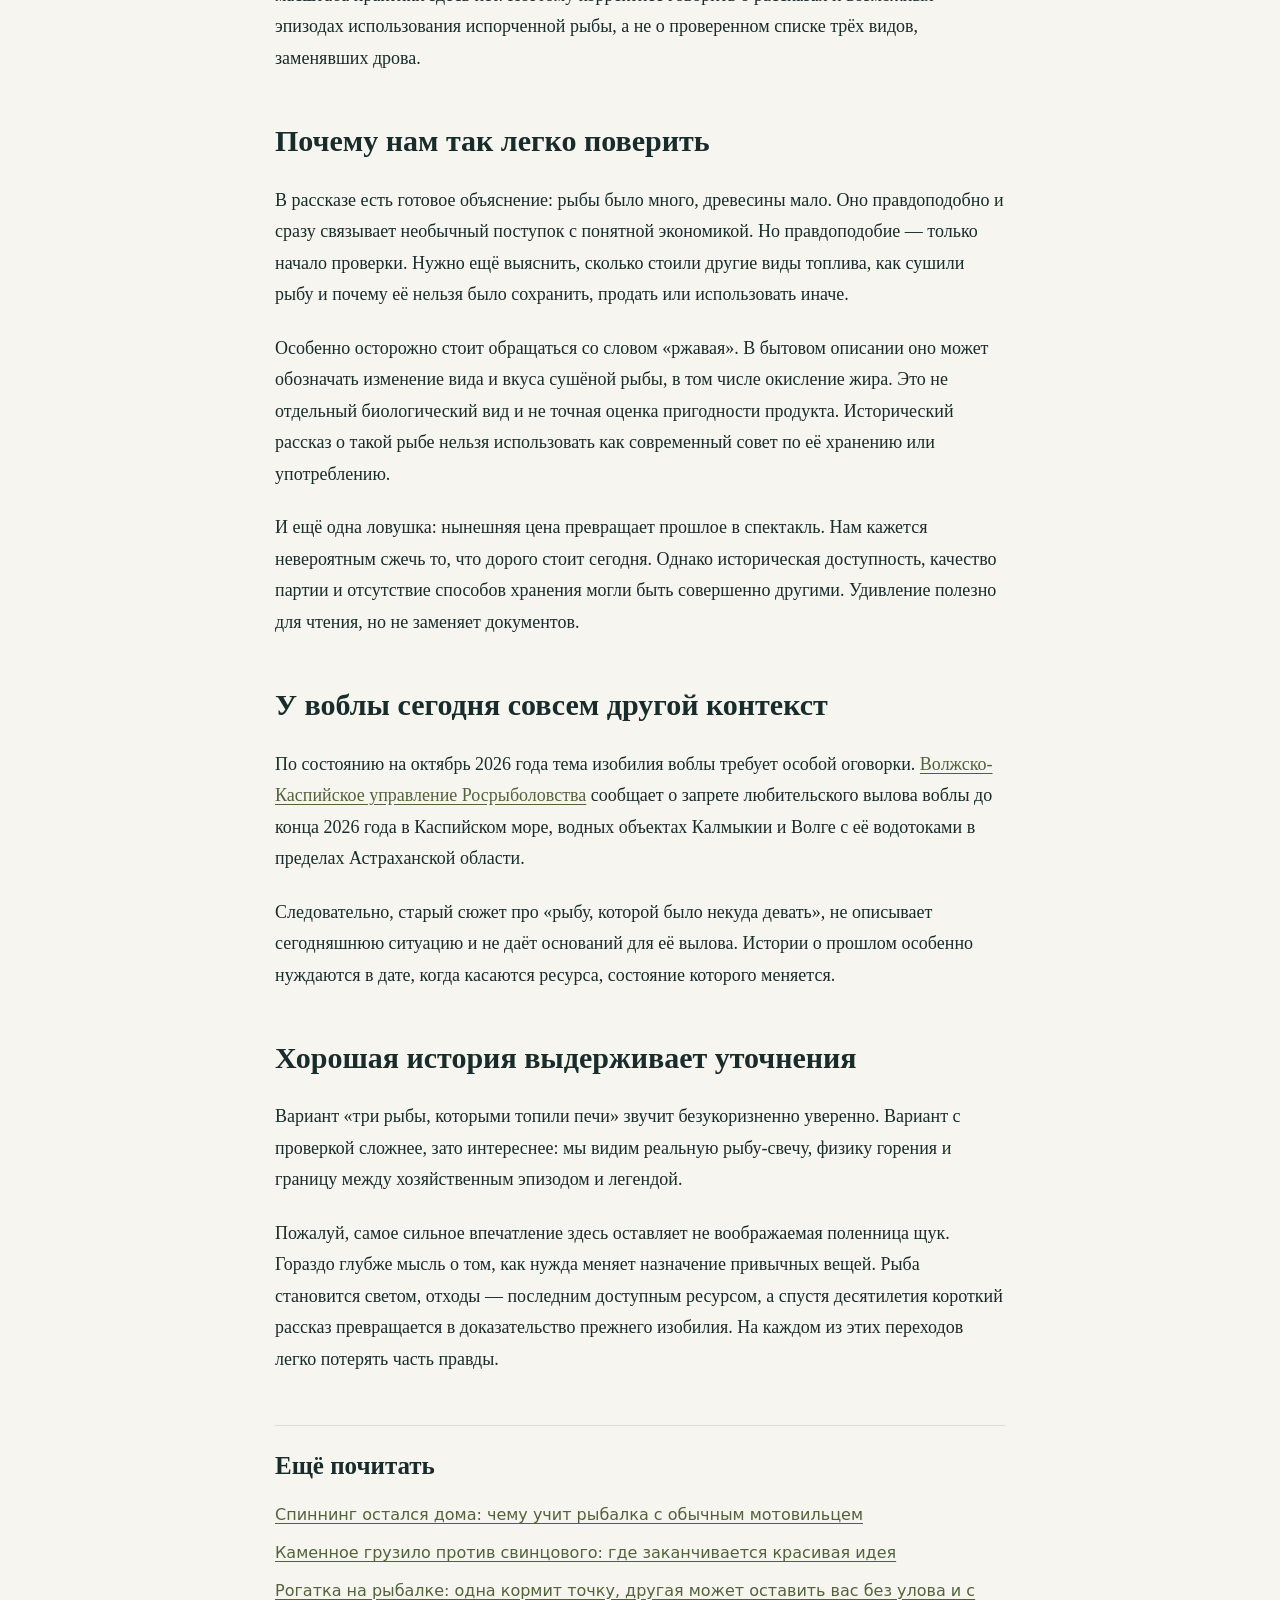
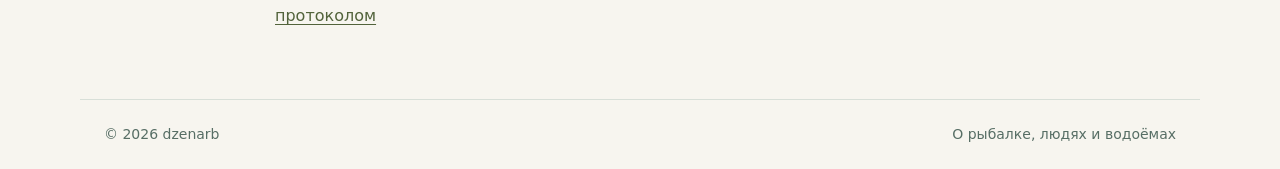
<file: 03-fish-fuel.html>
<!doctype html><html lang="ru"><head><meta charset="utf-8"><meta name="viewport" content="width=device-width,initial-scale=1"><title>Рыбой топили печи? Что скрывается за рассказами о щуке вместо дров — dzenarb</title><meta name="description" content="Рыба-свеча существует. Но подтверждает ли она рассказы о щуке, чехони и вобле вместо поленьев?"><link rel="canonical" href="https://dzenarb.ru/03-fish-fuel.html"><link rel="alternate" type="application/rss+xml" title="dzenarb" href="/rss.xml"><link rel="stylesheet" href="/style.css"><meta property="og:title" content="Рыбой топили печи? Что скрывается за рассказами о щуке вместо дров — dzenarb"><meta property="og:description" content="Рыба-свеча существует. Но подтверждает ли она рассказы о щуке, чехони и вобле вместо поленьев?"><meta property="og:url" content="https://dzenarb.ru/03-fish-fuel.html"><meta property="og:image" content="https://dzenarb.ru/03-fish-fuel.png"></head><body><header><a class="brand" href="/">dzenarb<span style="color:#ae643b">.</span></a><nav aria-label="Навигация"><a href="/">Статьи</a><a href="/rss.xml">RSS</a></nav></header><main><a class="back" href="/">← Все статьи</a><div class="eyebrow">Истории</div><h1>Рыбой топили печи? Что скрывается за рассказами о щуке вместо дров</h1><p class="meta">13 октября 2026 · 4 мин чтения</p><figure><img class="cover" src="/03-fish-fuel.png" alt="Сушёная рыба и свеча — иллюстрация исторического сюжета" width="1672" height="941"></figure><p class="caption">Иллюстрация создана с помощью ИИ.</p><article class="text" id="article-body"><p>Есть истории, которые задевают рыболова сильнее любого рекорда. Представить огромный улов легко. Представить, как этот улов отправляют в печь вместо поленьев, гораздо труднее. Слишком велика разница между сегодняшним отношением к рыбе и картиной, где сушёная вобла лежит возле топки.</p>
<p>В старых рассказах рядом оказываются щука с русского Севера, чехонь с Дона и вобла с Нижней Волги. Иногда их даже выстраивают в рейтинг топлива. Но прежде чем пересказывать такую историю как исторический факт, надо разделить три вопроса: может ли рыба гореть, пользовались ли ею как топливом и насколько распространённой была эта практика.</p>
<h2>Горючесть ещё не делает рыбу хорошими дровами</h2>
<p>Высушенная органика способна гореть, а рыбий жир добавляет горючую составляющую. Свежая рыба содержит много воды: её сначала надо нагреть и испарить. Поэтому рассуждение «щука замёрзла — значит, стала поленом» пропускает важный шаг. Замораживание не удаляет влагу.</p>
<p>Сухая и жирная рыба, мокрая рыба и рыбий жир — разные виды вещества с разным поведением в огне. Смешав их в один рассказ, легко получить впечатляющий, но плохо объяснённый сюжет. Удобная продолговатая форма не компенсирует воду внутри туши.</p>
<p>Даже если продукт удаётся сжечь, он не обязательно даёт удобное отопление. Имеют значение запах, копоть, стабильность горения и состояние печи. Домашний эксперимент с рыбным топливом был бы сомнительной платой за проверку красивой легенды.</p>
<h2>Есть документированная рыба-свеча</h2>
<p>У этой темы существует настоящий, хорошо описанный пример. Эулахон, тихоокеанская рыба семейства корюшковых, настолько богат жиром, что высушенную рыбу использовали как источник света. <a href="https://apps-afsc.fisheries.noaa.gov/Quarterly/jfm2009/divrptsABL6.htm">NOAA описывает эулахона с фитилём</a> и объясняет английское название candlefish — «рыба-свеча».</p>
<p>Речь идёт о традициях северо-западного побережья Северной Америки. Этот пример подтверждает возможность использования конкретной рыбы для освещения. Он не доказывает, что в Якутии массово топили бани свежемороженой щукой, и не превращает рыбную свечу в эквивалент отопительного котла.</p>
<p>Для рыболовной истории это различие особенно интересно. На другом конце света рыба могла быть одновременно пищей, сырьём для масла и частью системы обмена. Одна и та же туша приобретала ценность в зависимости от потребности человека. Наш современный взгляд, привыкший к холодильнику и электросети, плохо улавливает такую логику.</p>
<h2>Что делать с рассказами о вобле и чехони</h2>
<p>Устное свидетельство нельзя автоматически объявлять выдумкой. Люди действительно могли сжигать испорченную продукцию, отходы обработки или отдельные партии, которые уже не годились в пищу. Однако из единичного воспоминания не следует, что целый регион обычно отапливался рыбой.</p>
<p>Чтобы утверждать это уверенно, нужны источники с местом, временем и описанием обстоятельств: хозяйственные записи, этнографические материалы, музейные документы. В популярном пересказе эти детали часто исчезают. Остаётся дедушка, который «сам видел», и фраза, подходящая для эффектного заголовка.</p>
<p>Для историй о щуке, чехони и вобле из исходного черновика надёжного подтверждения масштаба практики здесь нет. Поэтому корректнее говорить о рассказах и возможных эпизодах использования испорченной рыбы, а не о проверенном списке трёх видов, заменявших дрова.</p>
<h2>Почему нам так легко поверить</h2>
<p>В рассказе есть готовое объяснение: рыбы было много, древесины мало. Оно правдоподобно и сразу связывает необычный поступок с понятной экономикой. Но правдоподобие — только начало проверки. Нужно ещё выяснить, сколько стоили другие виды топлива, как сушили рыбу и почему её нельзя было сохранить, продать или использовать иначе.</p>
<p>Особенно осторожно стоит обращаться со словом «ржавая». В бытовом описании оно может обозначать изменение вида и вкуса сушёной рыбы, в том числе окисление жира. Это не отдельный биологический вид и не точная оценка пригодности продукта. Исторический рассказ о такой рыбе нельзя использовать как современный совет по её хранению или употреблению.</p>
<p>И ещё одна ловушка: нынешняя цена превращает прошлое в спектакль. Нам кажется невероятным сжечь то, что дорого стоит сегодня. Однако историческая доступность, качество партии и отсутствие способов хранения могли быть совершенно другими. Удивление полезно для чтения, но не заменяет документов.</p>
<h2>У воблы сегодня совсем другой контекст</h2>
<p>По состоянию на октябрь 2026 года тема изобилия воблы требует особой оговорки. <a href="https://vktu.fish.gov.ru/press/regionalnye-novosti/minselkhoz-rossii-ustanovil-zapretnye-periody-dlya-promyshlennogo-i-lyubitelskogo-rybolovstva-v-volzh/">Волжско-Каспийское управление Росрыболовства</a> сообщает о запрете любительского вылова воблы до конца 2026 года в Каспийском море, водных объектах Калмыкии и Волге с её водотоками в пределах Астраханской области.</p>
<p>Следовательно, старый сюжет про «рыбу, которой было некуда девать», не описывает сегодняшнюю ситуацию и не даёт оснований для её вылова. Истории о прошлом особенно нуждаются в дате, когда касаются ресурса, состояние которого меняется.</p>
<h2>Хорошая история выдерживает уточнения</h2>
<p>Вариант «три рыбы, которыми топили печи» звучит безукоризненно уверенно. Вариант с проверкой сложнее, зато интереснее: мы видим реальную рыбу-свечу, физику горения и границу между хозяйственным эпизодом и легендой.</p>
<p>Пожалуй, самое сильное впечатление здесь оставляет не воображаемая поленница щук. Гораздо глубже мысль о том, как нужда меняет назначение привычных вещей. Рыба становится светом, отходы — последним доступным ресурсом, а спустя десятилетия короткий рассказ превращается в доказательство прежнего изобилия. На каждом из этих переходов легко потерять часть правды.</p><aside class="related"><h2>Ещё почитать</h2><a href="/01-handline.html">Спиннинг остался дома: чему учит рыбалка с обычным мотовильцем</a><a href="/02-stone-sinker.html">Каменное грузило против свинцового: где заканчивается красивая идея</a><a href="/04-catapult.html">Рогатка на рыбалке: одна кормит точку, другая может оставить вас без улова и с протоколом</a></aside></article></main><footer><span>© 2026 dzenarb</span><span>О рыбалке, людях и водоёмах</span></footer></body></html>
</file>
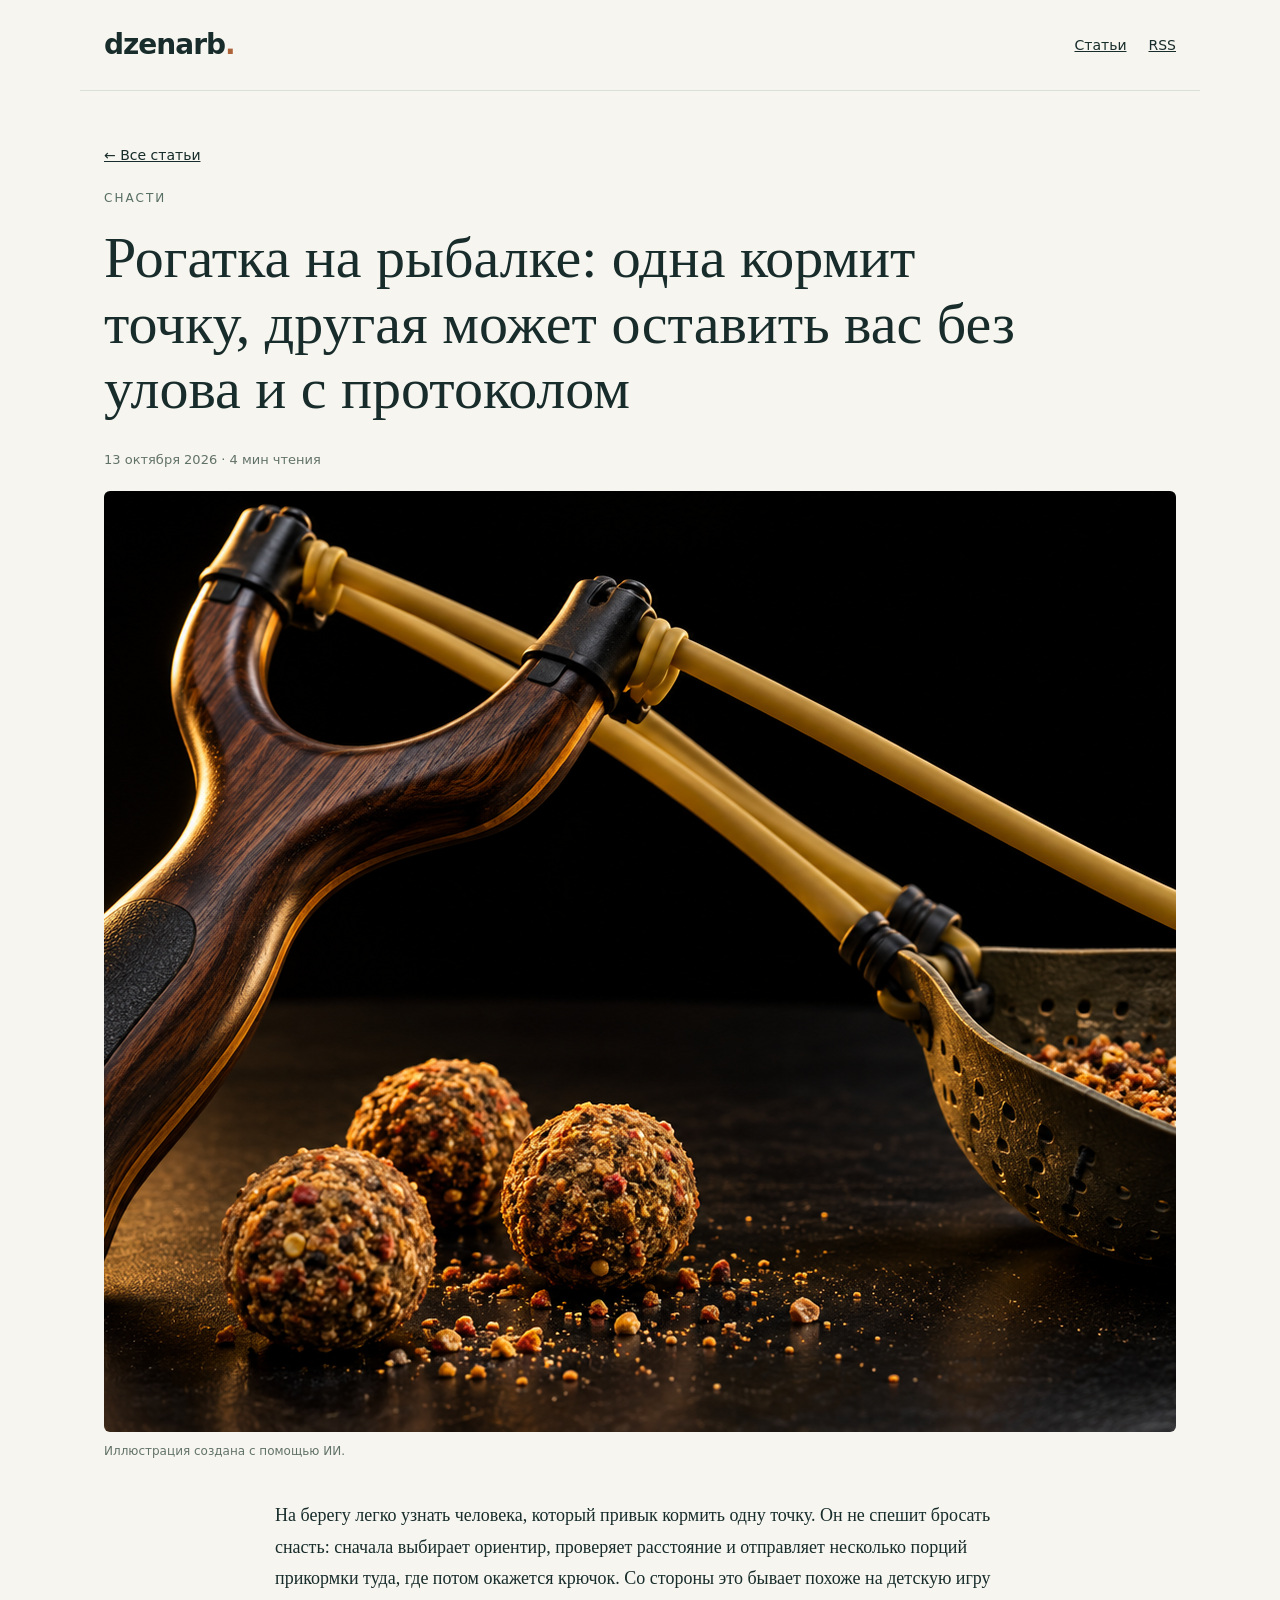
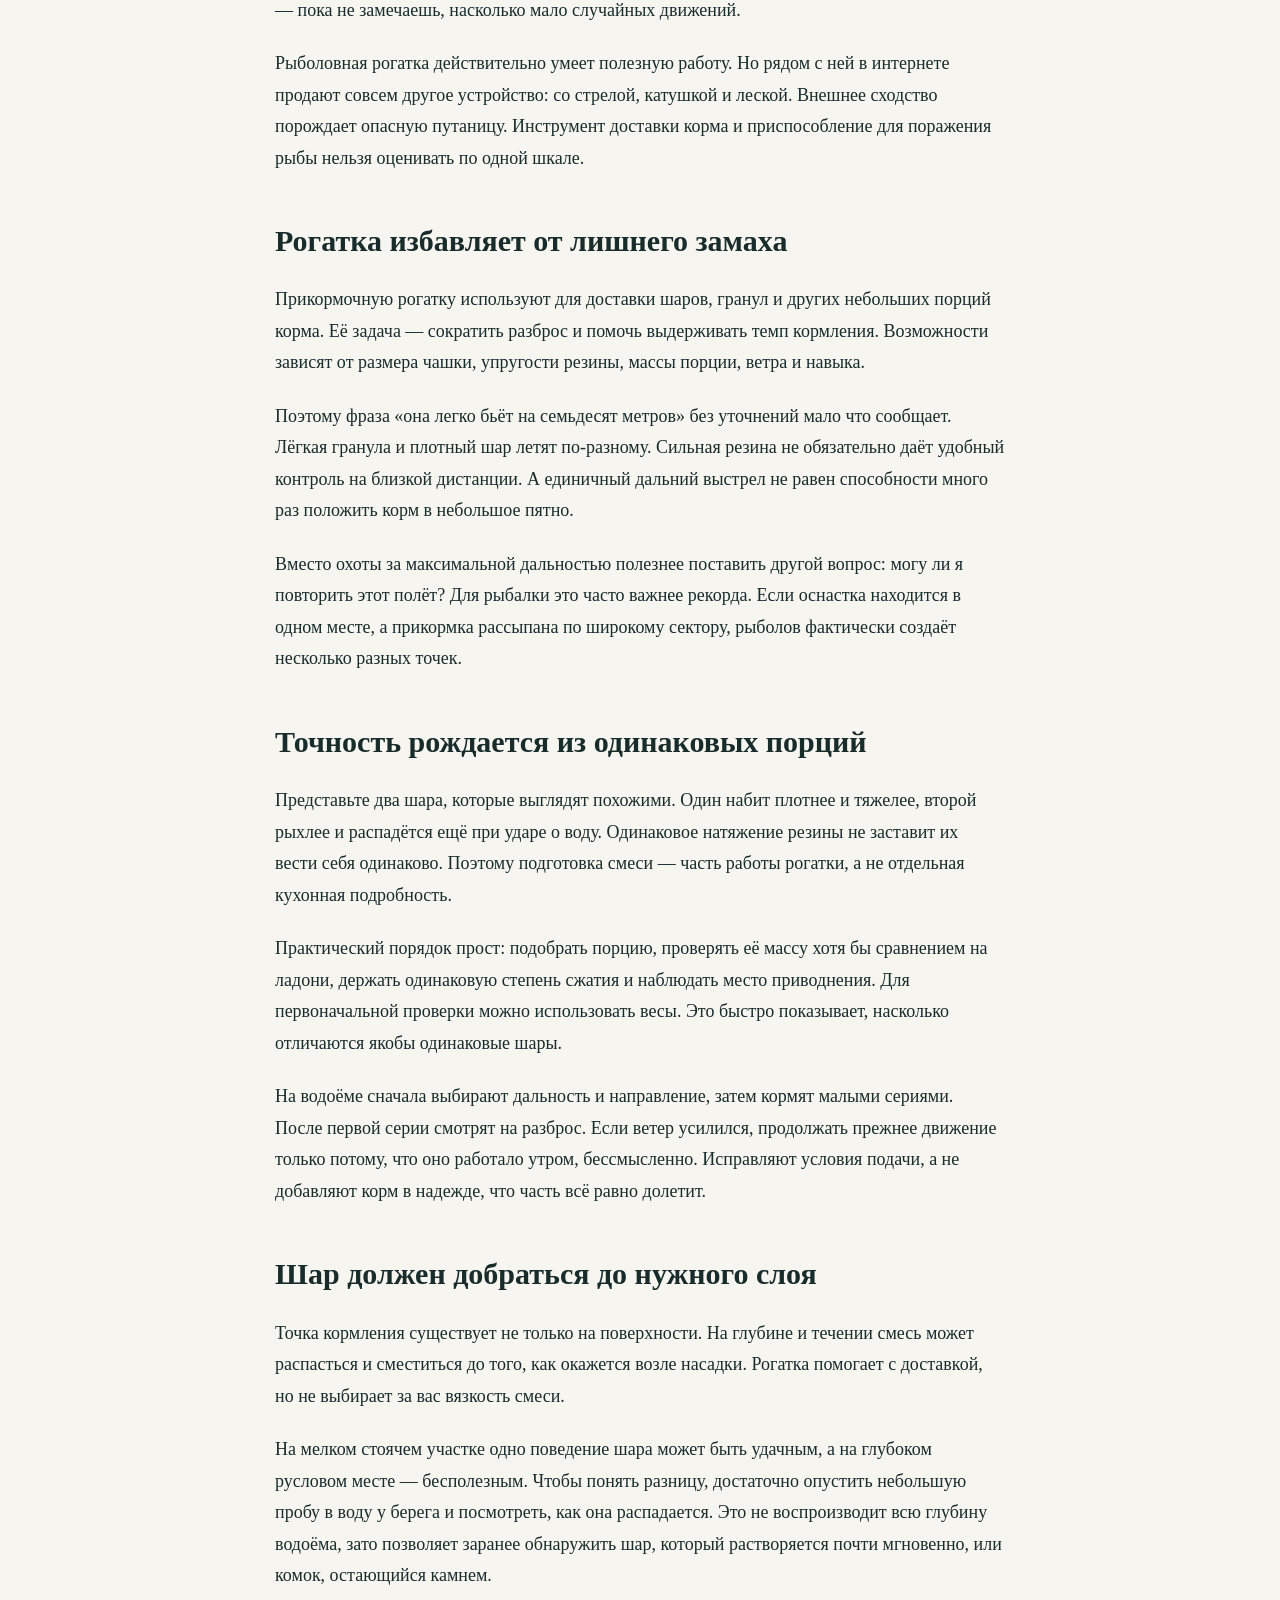
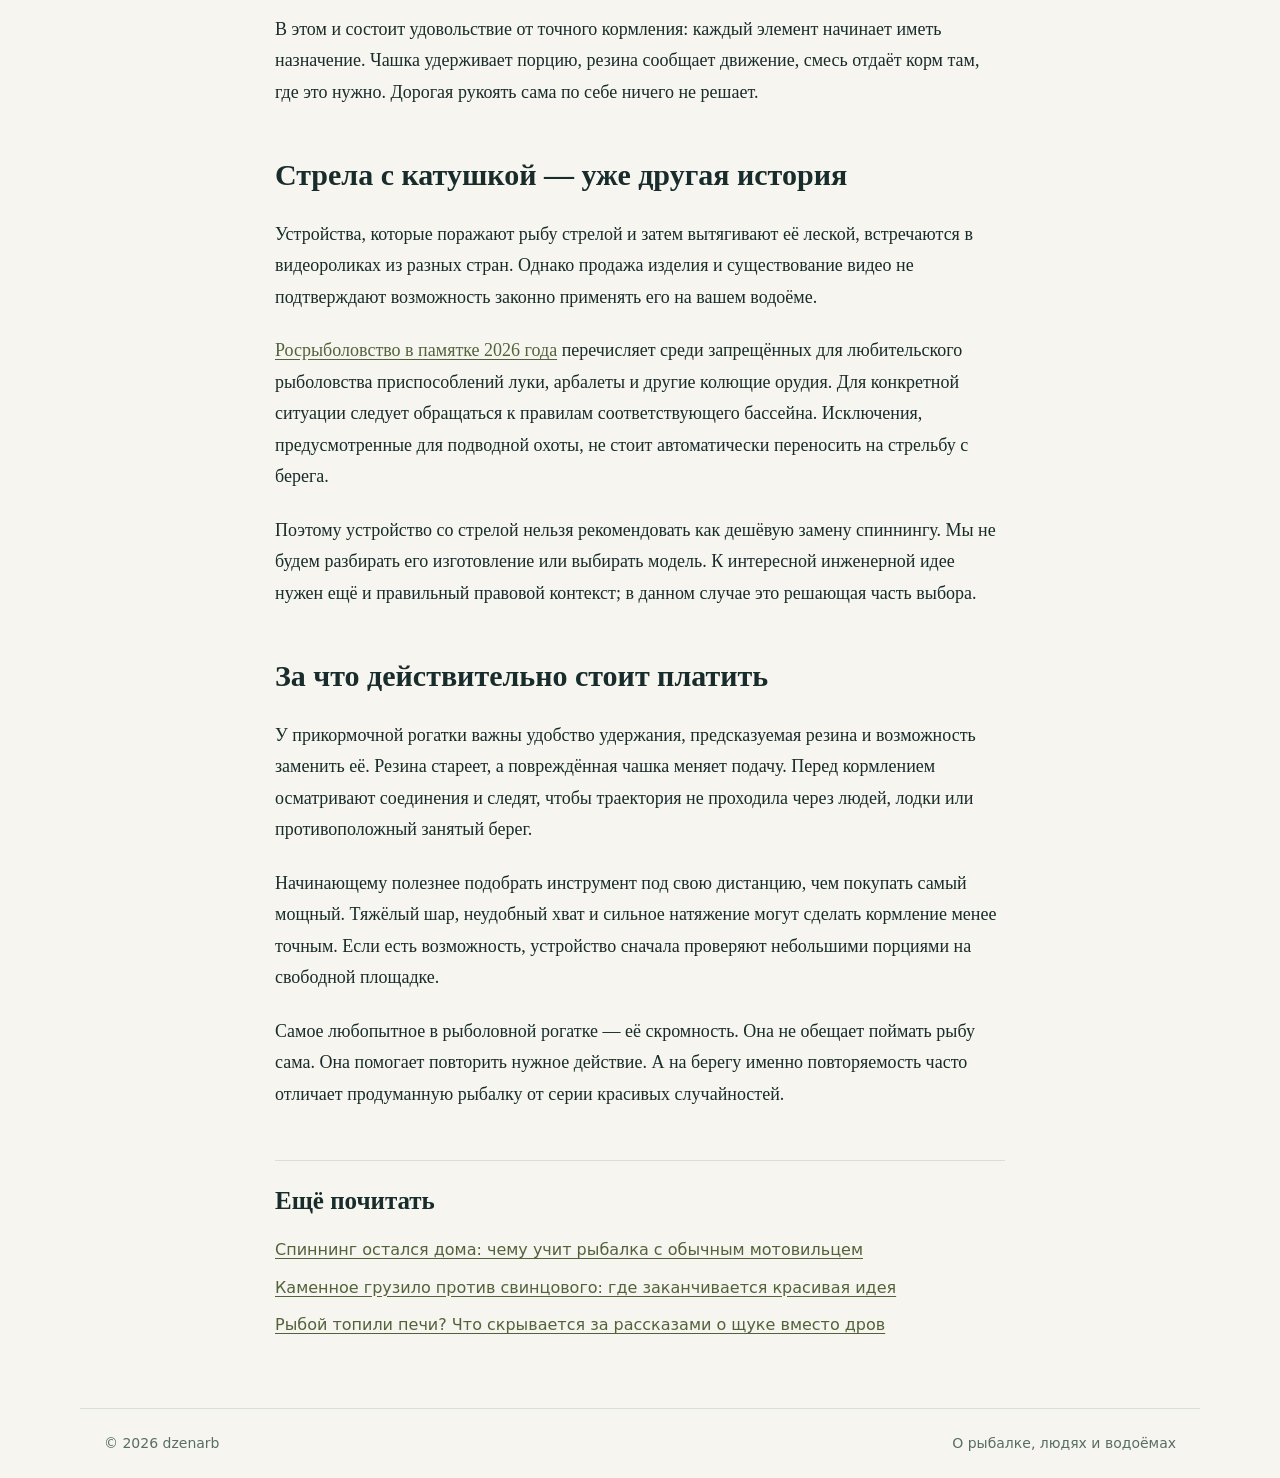
<file: 04-catapult.html>
<!doctype html><html lang="ru"><head><meta charset="utf-8"><meta name="viewport" content="width=device-width,initial-scale=1"><title>Рогатка на рыбалке: одна кормит точку, другая может оставить вас без улова и с протоколом — dzenarb</title><meta name="description" content="Точная доставка прикормки и важная разница между рогаткой для корма и устройством со стрелой."><link rel="canonical" href="https://dzenarb.ru/04-catapult.html"><link rel="alternate" type="application/rss+xml" title="dzenarb" href="/rss.xml"><link rel="stylesheet" href="/style.css"><meta property="og:title" content="Рогатка на рыбалке: одна кормит точку, другая может оставить вас без улова и с протоколом — dzenarb"><meta property="og:description" content="Точная доставка прикормки и важная разница между рогаткой для корма и устройством со стрелой."><meta property="og:url" content="https://dzenarb.ru/04-catapult.html"><meta property="og:image" content="https://dzenarb.ru/04-catapult.png"></head><body><header><a class="brand" href="/">dzenarb<span style="color:#ae643b">.</span></a><nav aria-label="Навигация"><a href="/">Статьи</a><a href="/rss.xml">RSS</a></nav></header><main><a class="back" href="/">← Все статьи</a><div class="eyebrow">Снасти</div><h1>Рогатка на рыбалке: одна кормит точку, другая может оставить вас без улова и с протоколом</h1><p class="meta">13 октября 2026 · 4 мин чтения</p><figure><img class="cover" src="/04-catapult.png" alt="Прикормочная рогатка и шары корма" width="1672" height="941"></figure><p class="caption">Иллюстрация создана с помощью ИИ.</p><article class="text" id="article-body"><p>На берегу легко узнать человека, который привык кормить одну точку. Он не спешит бросать снасть: сначала выбирает ориентир, проверяет расстояние и отправляет несколько порций прикормки туда, где потом окажется крючок. Со стороны это бывает похоже на детскую игру — пока не замечаешь, насколько мало случайных движений.</p>
<p>Рыболовная рогатка действительно умеет полезную работу. Но рядом с ней в интернете продают совсем другое устройство: со стрелой, катушкой и леской. Внешнее сходство порождает опасную путаницу. Инструмент доставки корма и приспособление для поражения рыбы нельзя оценивать по одной шкале.</p>
<h2>Рогатка избавляет от лишнего замаха</h2>
<p>Прикормочную рогатку используют для доставки шаров, гранул и других небольших порций корма. Её задача — сократить разброс и помочь выдерживать темп кормления. Возможности зависят от размера чашки, упругости резины, массы порции, ветра и навыка.</p>
<p>Поэтому фраза «она легко бьёт на семьдесят метров» без уточнений мало что сообщает. Лёгкая гранула и плотный шар летят по-разному. Сильная резина не обязательно даёт удобный контроль на близкой дистанции. А единичный дальний выстрел не равен способности много раз положить корм в небольшое пятно.</p>
<p>Вместо охоты за максимальной дальностью полезнее поставить другой вопрос: могу ли я повторить этот полёт? Для рыбалки это часто важнее рекорда. Если оснастка находится в одном месте, а прикормка рассыпана по широкому сектору, рыболов фактически создаёт несколько разных точек.</p>
<h2>Точность рождается из одинаковых порций</h2>
<p>Представьте два шара, которые выглядят похожими. Один набит плотнее и тяжелее, второй рыхлее и распадётся ещё при ударе о воду. Одинаковое натяжение резины не заставит их вести себя одинаково. Поэтому подготовка смеси — часть работы рогатки, а не отдельная кухонная подробность.</p>
<p>Практический порядок прост: подобрать порцию, проверять её массу хотя бы сравнением на ладони, держать одинаковую степень сжатия и наблюдать место приводнения. Для первоначальной проверки можно использовать весы. Это быстро показывает, насколько отличаются якобы одинаковые шары.</p>
<p>На водоёме сначала выбирают дальность и направление, затем кормят малыми сериями. После первой серии смотрят на разброс. Если ветер усилился, продолжать прежнее движение только потому, что оно работало утром, бессмысленно. Исправляют условия подачи, а не добавляют корм в надежде, что часть всё равно долетит.</p>
<h2>Шар должен добраться до нужного слоя</h2>
<p>Точка кормления существует не только на поверхности. На глубине и течении смесь может распасться и сместиться до того, как окажется возле насадки. Рогатка помогает с доставкой, но не выбирает за вас вязкость смеси.</p>
<p>На мелком стоячем участке одно поведение шара может быть удачным, а на глубоком русловом месте — бесполезным. Чтобы понять разницу, достаточно опустить небольшую пробу в воду у берега и посмотреть, как она распадается. Это не воспроизводит всю глубину водоёма, зато позволяет заранее обнаружить шар, который растворяется почти мгновенно, или комок, остающийся камнем.</p>
<p>В этом и состоит удовольствие от точного кормления: каждый элемент начинает иметь назначение. Чашка удерживает порцию, резина сообщает движение, смесь отдаёт корм там, где это нужно. Дорогая рукоять сама по себе ничего не решает.</p>
<h2>Стрела с катушкой — уже другая история</h2>
<p>Устройства, которые поражают рыбу стрелой и затем вытягивают её леской, встречаются в видеороликах из разных стран. Однако продажа изделия и существование видео не подтверждают возможность законно применять его на вашем водоёме.</p>
<p><a href="https://fish.gov.ru/main-news/2026/04/24/edem-na-rybalku-kak-bystro-podgotovitsya/">Росрыболовство в памятке 2026 года</a> перечисляет среди запрещённых для любительского рыболовства приспособлений луки, арбалеты и другие колющие орудия. Для конкретной ситуации следует обращаться к правилам соответствующего бассейна. Исключения, предусмотренные для подводной охоты, не стоит автоматически переносить на стрельбу с берега.</p>
<p>Поэтому устройство со стрелой нельзя рекомендовать как дешёвую замену спиннингу. Мы не будем разбирать его изготовление или выбирать модель. К интересной инженерной идее нужен ещё и правильный правовой контекст; в данном случае это решающая часть выбора.</p>
<h2>За что действительно стоит платить</h2>
<p>У прикормочной рогатки важны удобство удержания, предсказуемая резина и возможность заменить её. Резина стареет, а повреждённая чашка меняет подачу. Перед кормлением осматривают соединения и следят, чтобы траектория не проходила через людей, лодки или противоположный занятый берег.</p>
<p>Начинающему полезнее подобрать инструмент под свою дистанцию, чем покупать самый мощный. Тяжёлый шар, неудобный хват и сильное натяжение могут сделать кормление менее точным. Если есть возможность, устройство сначала проверяют небольшими порциями на свободной площадке.</p>
<p>Самое любопытное в рыболовной рогатке — её скромность. Она не обещает поймать рыбу сама. Она помогает повторить нужное действие. А на берегу именно повторяемость часто отличает продуманную рыбалку от серии красивых случайностей.</p><aside class="related"><h2>Ещё почитать</h2><a href="/01-handline.html">Спиннинг остался дома: чему учит рыбалка с обычным мотовильцем</a><a href="/02-stone-sinker.html">Каменное грузило против свинцового: где заканчивается красивая идея</a><a href="/03-fish-fuel.html">Рыбой топили печи? Что скрывается за рассказами о щуке вместо дров</a></aside></article></main><footer><span>© 2026 dzenarb</span><span>О рыбалке, людях и водоёмах</span></footer></body></html>
</file>
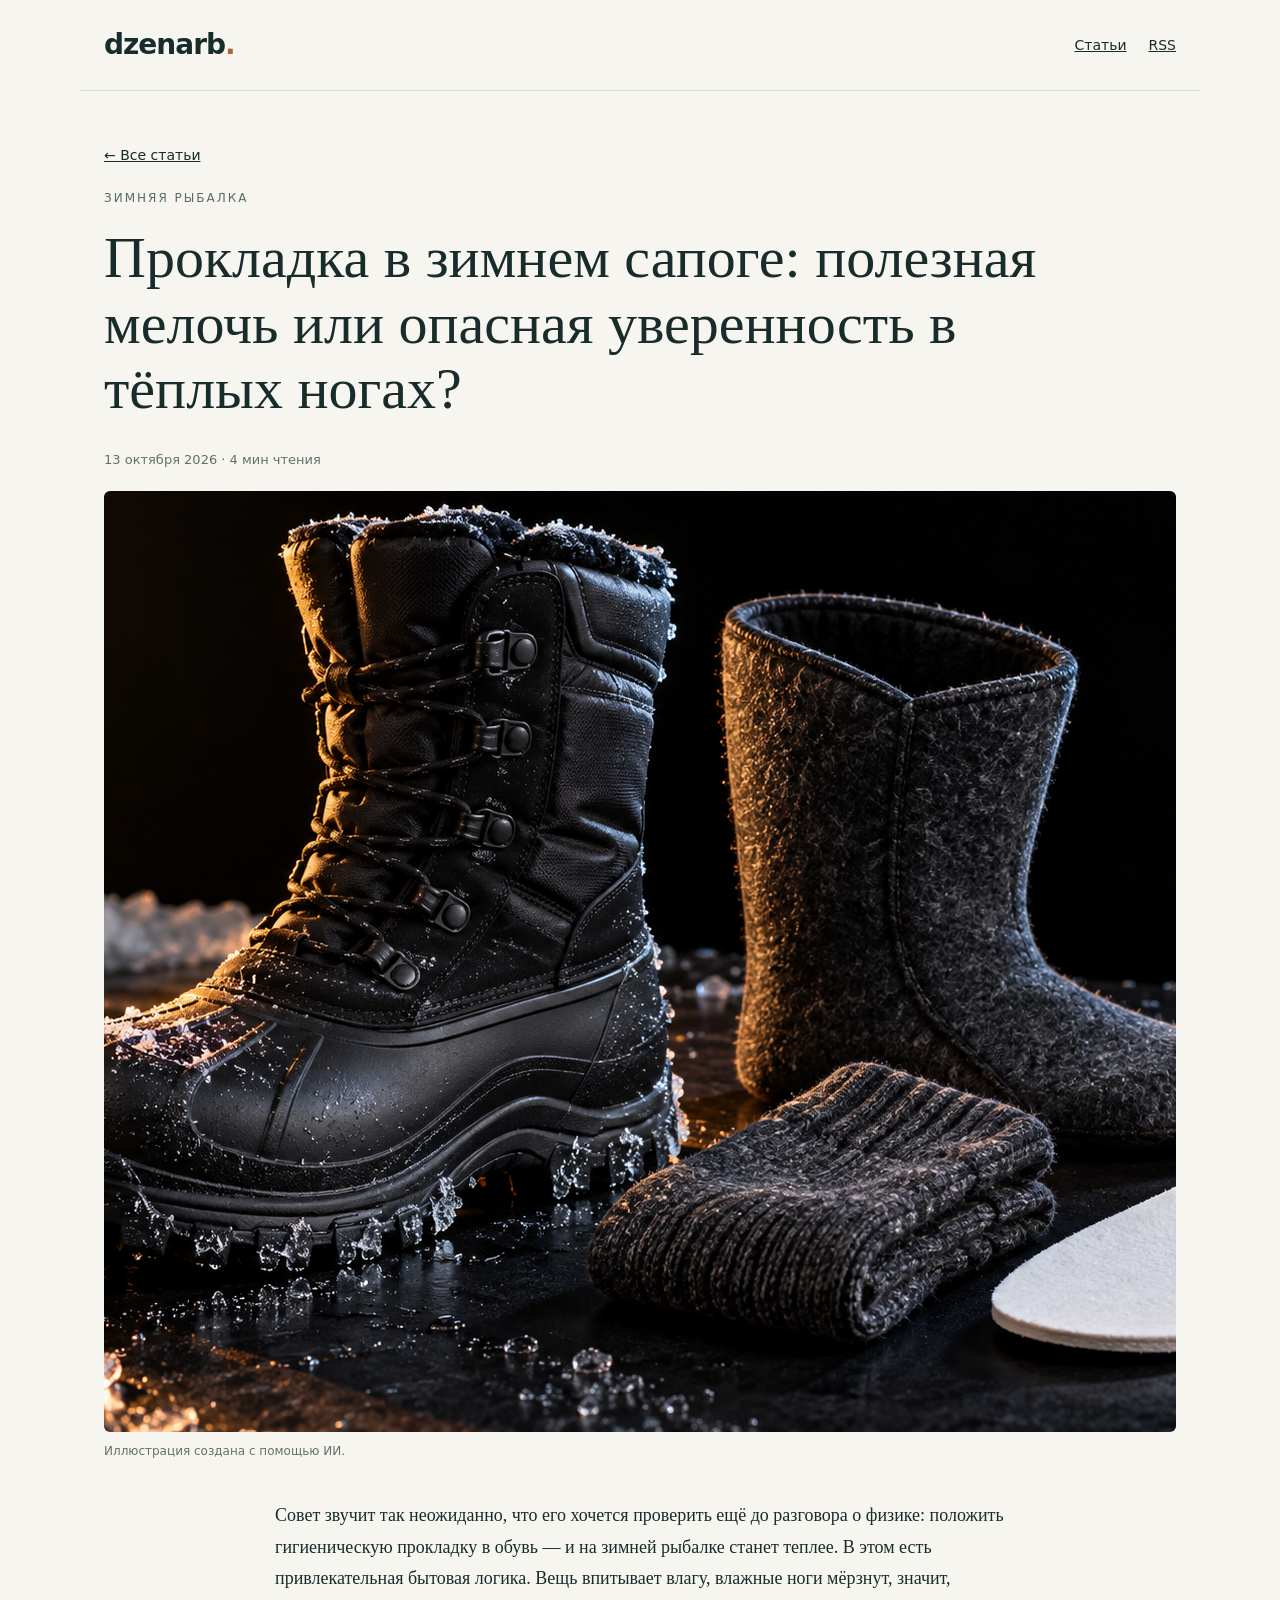
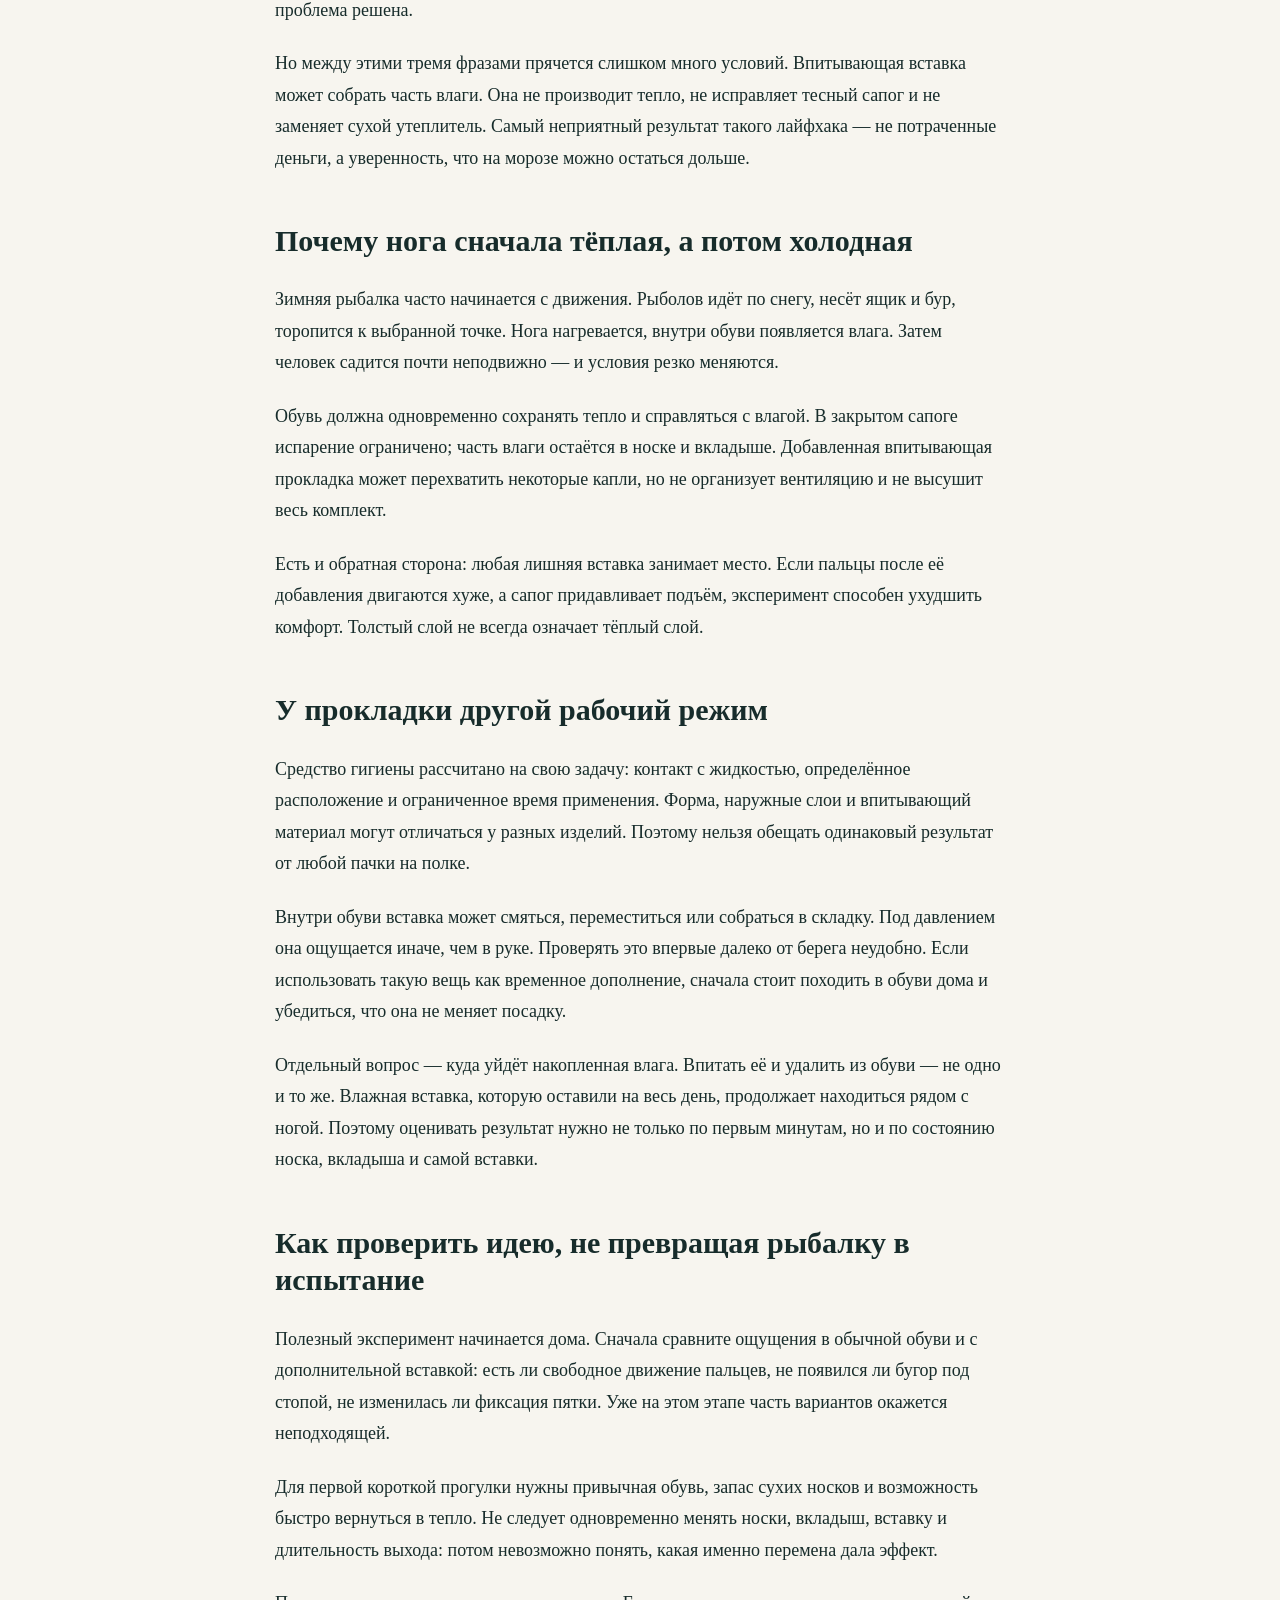
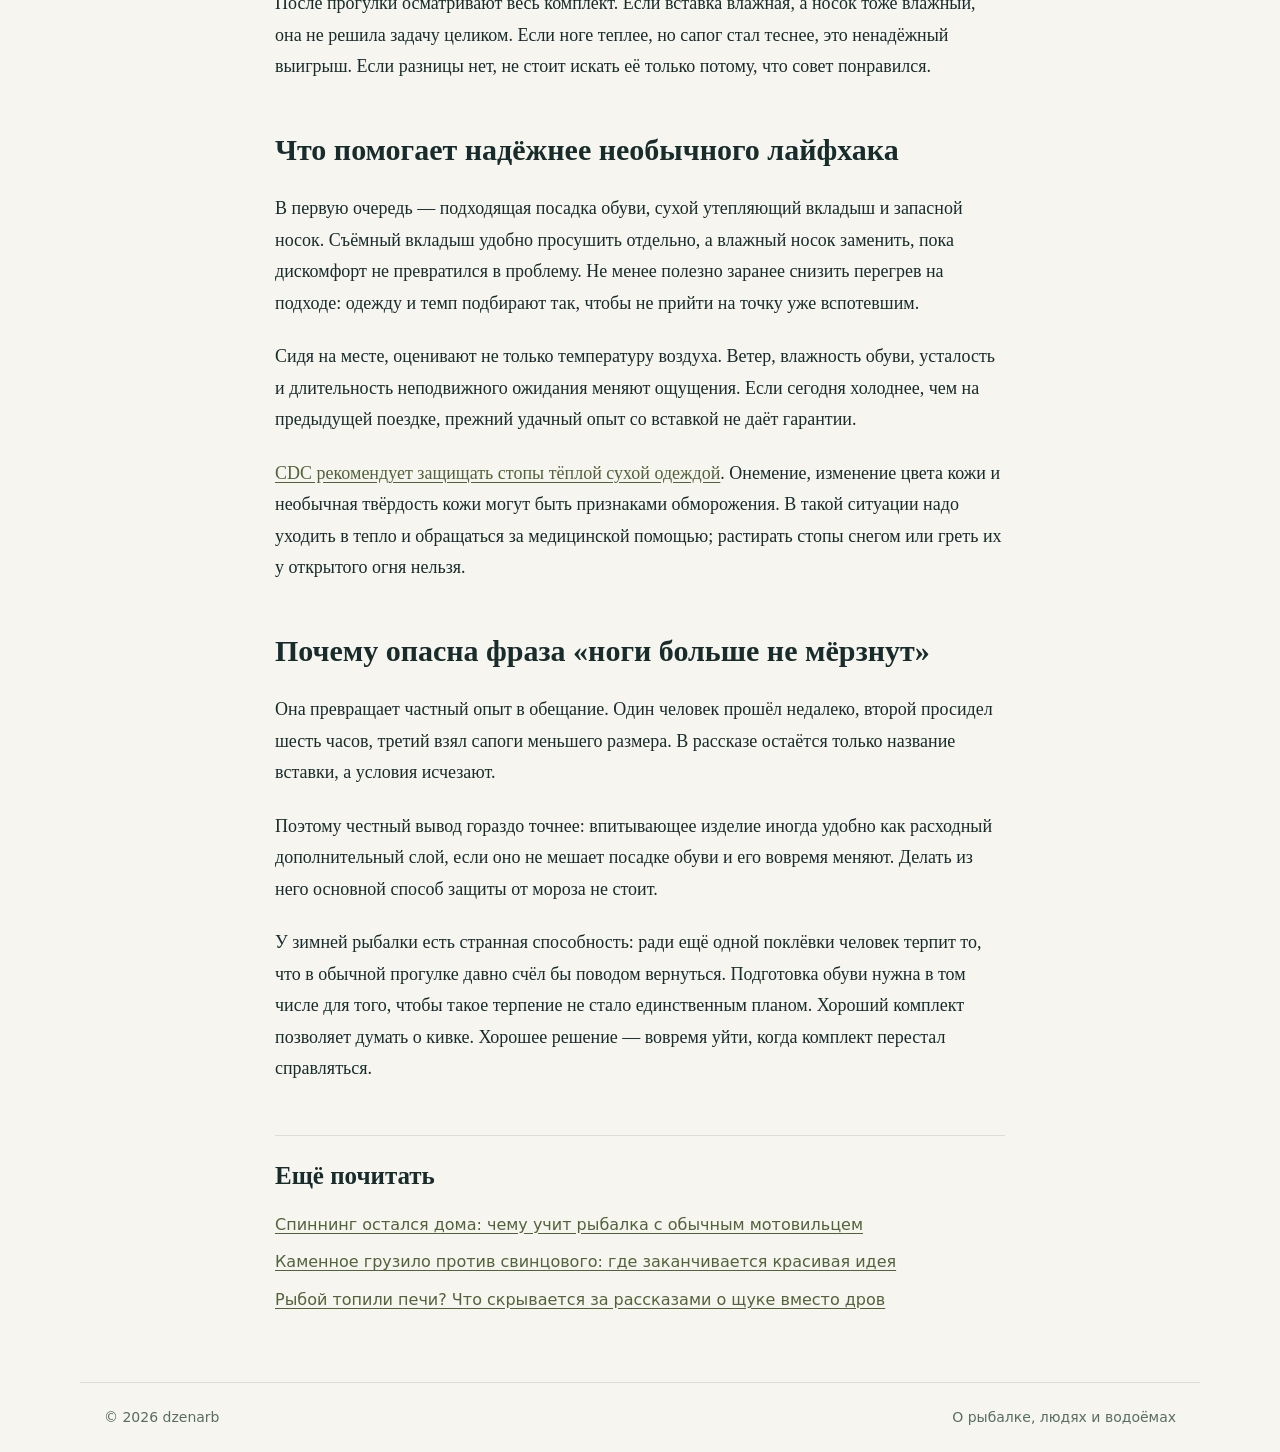
<file: 05-warm-feet.html>
<!doctype html><html lang="ru"><head><meta charset="utf-8"><meta name="viewport" content="width=device-width,initial-scale=1"><title>Прокладка в зимнем сапоге: полезная мелочь или опасная уверенность в тёплых ногах? — dzenarb</title><meta name="description" content="Как устроена проблема влажной обуви и почему впитывающая вставка не заменяет защиту от холода."><link rel="canonical" href="https://dzenarb.ru/05-warm-feet.html"><link rel="alternate" type="application/rss+xml" title="dzenarb" href="/rss.xml"><link rel="stylesheet" href="/style.css"><meta property="og:title" content="Прокладка в зимнем сапоге: полезная мелочь или опасная уверенность в тёплых ногах? — dzenarb"><meta property="og:description" content="Как устроена проблема влажной обуви и почему впитывающая вставка не заменяет защиту от холода."><meta property="og:url" content="https://dzenarb.ru/05-warm-feet.html"><meta property="og:image" content="https://dzenarb.ru/05-warm-feet.png"></head><body><header><a class="brand" href="/">dzenarb<span style="color:#ae643b">.</span></a><nav aria-label="Навигация"><a href="/">Статьи</a><a href="/rss.xml">RSS</a></nav></header><main><a class="back" href="/">← Все статьи</a><div class="eyebrow">Зимняя рыбалка</div><h1>Прокладка в зимнем сапоге: полезная мелочь или опасная уверенность в тёплых ногах?</h1><p class="meta">13 октября 2026 · 4 мин чтения</p><figure><img class="cover" src="/05-warm-feet.png" alt="Зимний сапог, вкладыш, носок и впитывающая вставка" width="1672" height="941"></figure><p class="caption">Иллюстрация создана с помощью ИИ.</p><article class="text" id="article-body"><p>Совет звучит так неожиданно, что его хочется проверить ещё до разговора о физике: положить гигиеническую прокладку в обувь — и на зимней рыбалке станет теплее. В этом есть привлекательная бытовая логика. Вещь впитывает влагу, влажные ноги мёрзнут, значит, проблема решена.</p>
<p>Но между этими тремя фразами прячется слишком много условий. Впитывающая вставка может собрать часть влаги. Она не производит тепло, не исправляет тесный сапог и не заменяет сухой утеплитель. Самый неприятный результат такого лайфхака — не потраченные деньги, а уверенность, что на морозе можно остаться дольше.</p>
<h2>Почему нога сначала тёплая, а потом холодная</h2>
<p>Зимняя рыбалка часто начинается с движения. Рыболов идёт по снегу, несёт ящик и бур, торопится к выбранной точке. Нога нагревается, внутри обуви появляется влага. Затем человек садится почти неподвижно — и условия резко меняются.</p>
<p>Обувь должна одновременно сохранять тепло и справляться с влагой. В закрытом сапоге испарение ограничено; часть влаги остаётся в носке и вкладыше. Добавленная впитывающая прокладка может перехватить некоторые капли, но не организует вентиляцию и не высушит весь комплект.</p>
<p>Есть и обратная сторона: любая лишняя вставка занимает место. Если пальцы после её добавления двигаются хуже, а сапог придавливает подъём, эксперимент способен ухудшить комфорт. Толстый слой не всегда означает тёплый слой.</p>
<h2>У прокладки другой рабочий режим</h2>
<p>Средство гигиены рассчитано на свою задачу: контакт с жидкостью, определённое расположение и ограниченное время применения. Форма, наружные слои и впитывающий материал могут отличаться у разных изделий. Поэтому нельзя обещать одинаковый результат от любой пачки на полке.</p>
<p>Внутри обуви вставка может смяться, переместиться или собраться в складку. Под давлением она ощущается иначе, чем в руке. Проверять это впервые далеко от берега неудобно. Если использовать такую вещь как временное дополнение, сначала стоит походить в обуви дома и убедиться, что она не меняет посадку.</p>
<p>Отдельный вопрос — куда уйдёт накопленная влага. Впитать её и удалить из обуви — не одно и то же. Влажная вставка, которую оставили на весь день, продолжает находиться рядом с ногой. Поэтому оценивать результат нужно не только по первым минутам, но и по состоянию носка, вкладыша и самой вставки.</p>
<h2>Как проверить идею, не превращая рыбалку в испытание</h2>
<p>Полезный эксперимент начинается дома. Сначала сравните ощущения в обычной обуви и с дополнительной вставкой: есть ли свободное движение пальцев, не появился ли бугор под стопой, не изменилась ли фиксация пятки. Уже на этом этапе часть вариантов окажется неподходящей.</p>
<p>Для первой короткой прогулки нужны привычная обувь, запас сухих носков и возможность быстро вернуться в тепло. Не следует одновременно менять носки, вкладыш, вставку и длительность выхода: потом невозможно понять, какая именно перемена дала эффект.</p>
<p>После прогулки осматривают весь комплект. Если вставка влажная, а носок тоже влажный, она не решила задачу целиком. Если ноге теплее, но сапог стал теснее, это ненадёжный выигрыш. Если разницы нет, не стоит искать её только потому, что совет понравился.</p>
<h2>Что помогает надёжнее необычного лайфхака</h2>
<p>В первую очередь — подходящая посадка обуви, сухой утепляющий вкладыш и запасной носок. Съёмный вкладыш удобно просушить отдельно, а влажный носок заменить, пока дискомфорт не превратился в проблему. Не менее полезно заранее снизить перегрев на подходе: одежду и темп подбирают так, чтобы не прийти на точку уже вспотевшим.</p>
<p>Сидя на месте, оценивают не только температуру воздуха. Ветер, влажность обуви, усталость и длительность неподвижного ожидания меняют ощущения. Если сегодня холоднее, чем на предыдущей поездке, прежний удачный опыт со вставкой не даёт гарантии.</p>
<p><a href="https://www.cdc.gov/winter-weather/prevention/preventing-frostbite.html">CDC рекомендует защищать стопы тёплой сухой одеждой</a>. Онемение, изменение цвета кожи и необычная твёрдость кожи могут быть признаками обморожения. В такой ситуации надо уходить в тепло и обращаться за медицинской помощью; растирать стопы снегом или греть их у открытого огня нельзя.</p>
<h2>Почему опасна фраза «ноги больше не мёрзнут»</h2>
<p>Она превращает частный опыт в обещание. Один человек прошёл недалеко, второй просидел шесть часов, третий взял сапоги меньшего размера. В рассказе остаётся только название вставки, а условия исчезают.</p>
<p>Поэтому честный вывод гораздо точнее: впитывающее изделие иногда удобно как расходный дополнительный слой, если оно не мешает посадке обуви и его вовремя меняют. Делать из него основной способ защиты от мороза не стоит.</p>
<p>У зимней рыбалки есть странная способность: ради ещё одной поклёвки человек терпит то, что в обычной прогулке давно счёл бы поводом вернуться. Подготовка обуви нужна в том числе для того, чтобы такое терпение не стало единственным планом. Хороший комплект позволяет думать о кивке. Хорошее решение — вовремя уйти, когда комплект перестал справляться.</p><aside class="related"><h2>Ещё почитать</h2><a href="/01-handline.html">Спиннинг остался дома: чему учит рыбалка с обычным мотовильцем</a><a href="/02-stone-sinker.html">Каменное грузило против свинцового: где заканчивается красивая идея</a><a href="/03-fish-fuel.html">Рыбой топили печи? Что скрывается за рассказами о щуке вместо дров</a></aside></article></main><footer><span>© 2026 dzenarb</span><span>О рыбалке, людях и водоёмах</span></footer></body></html>
</file>
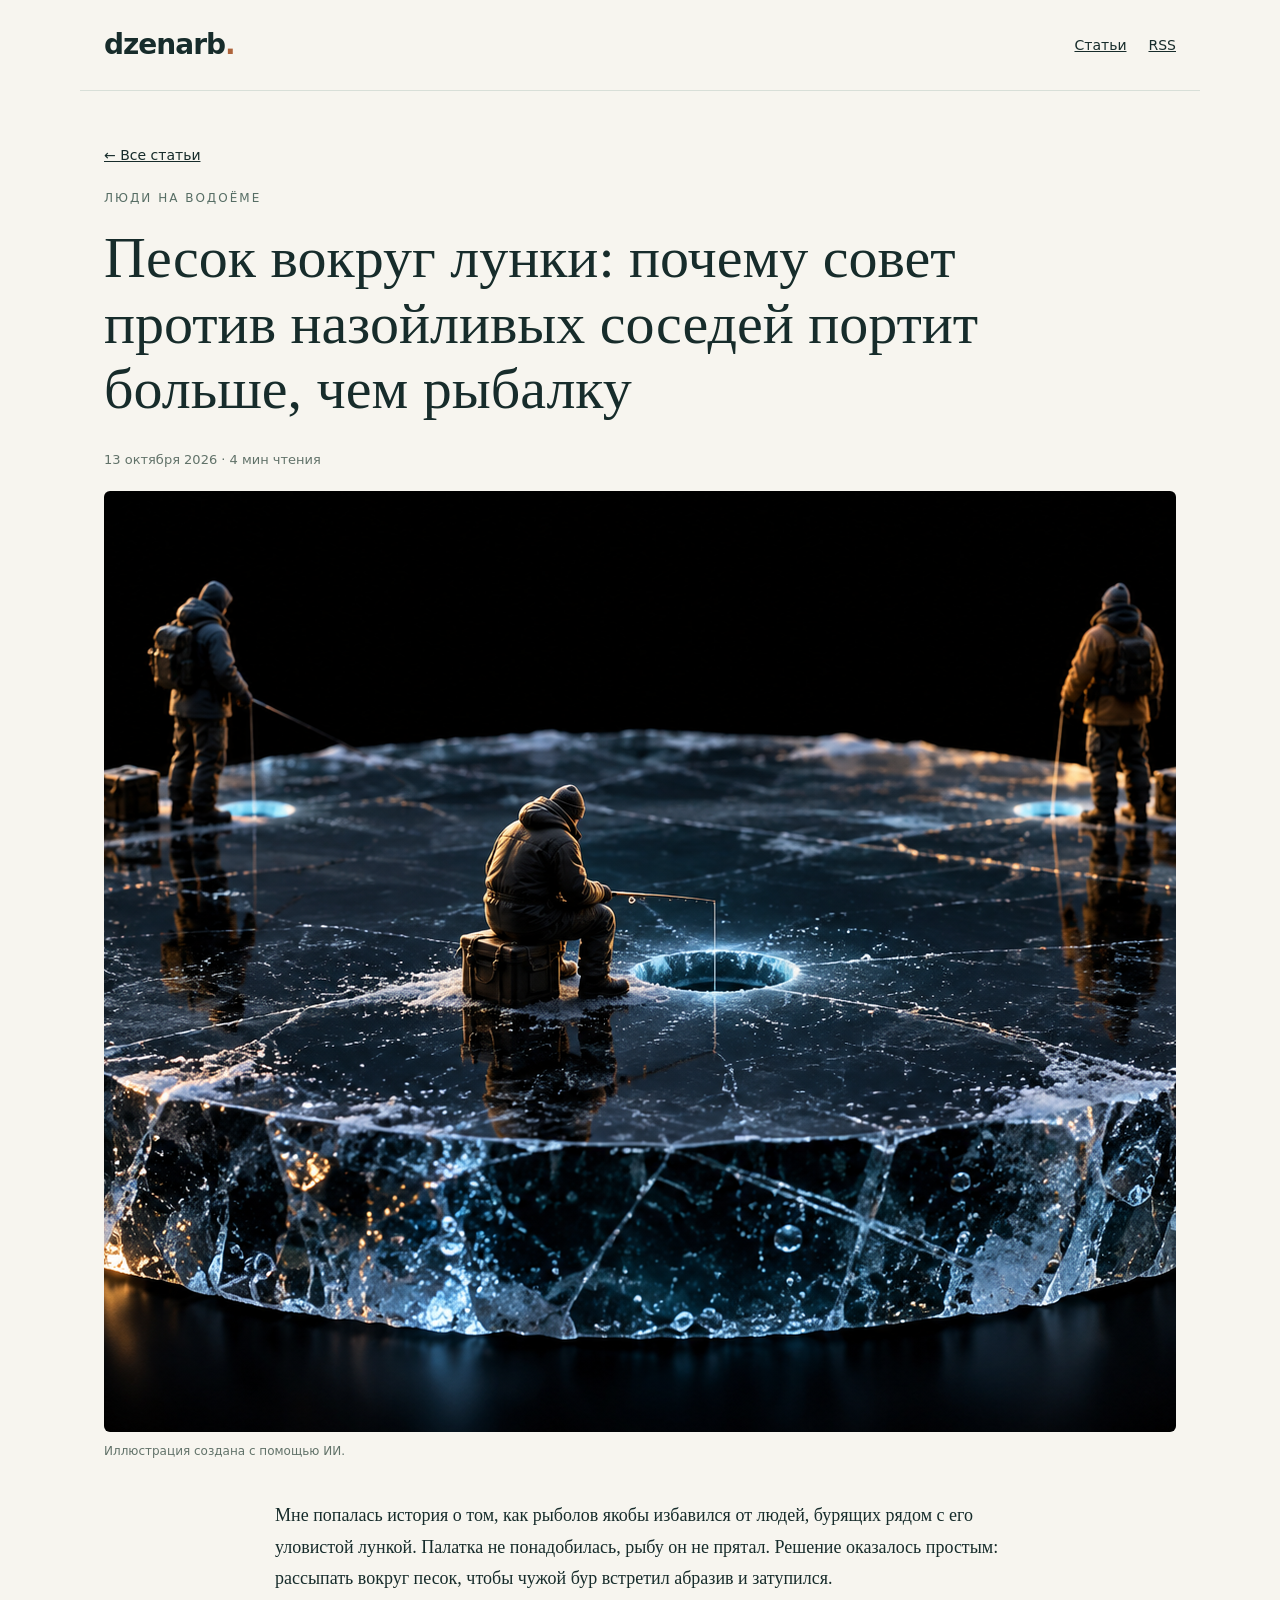
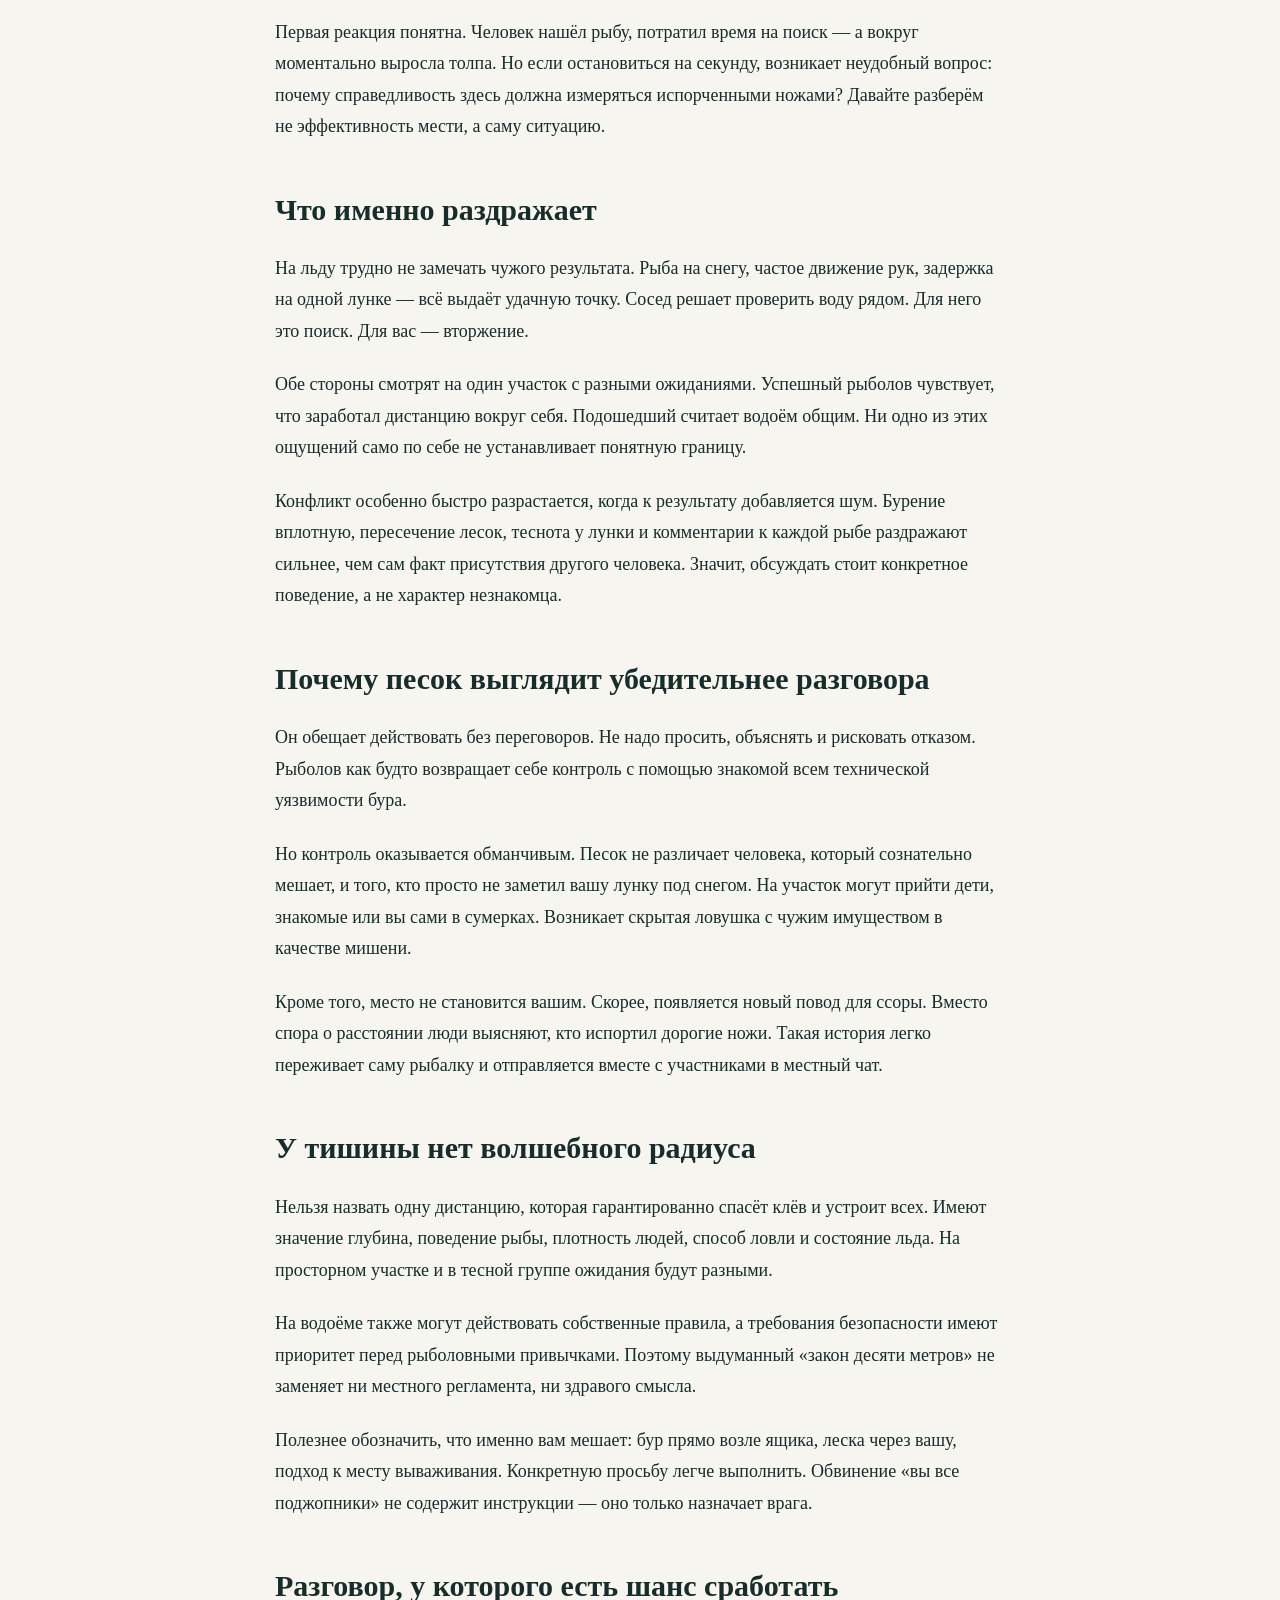
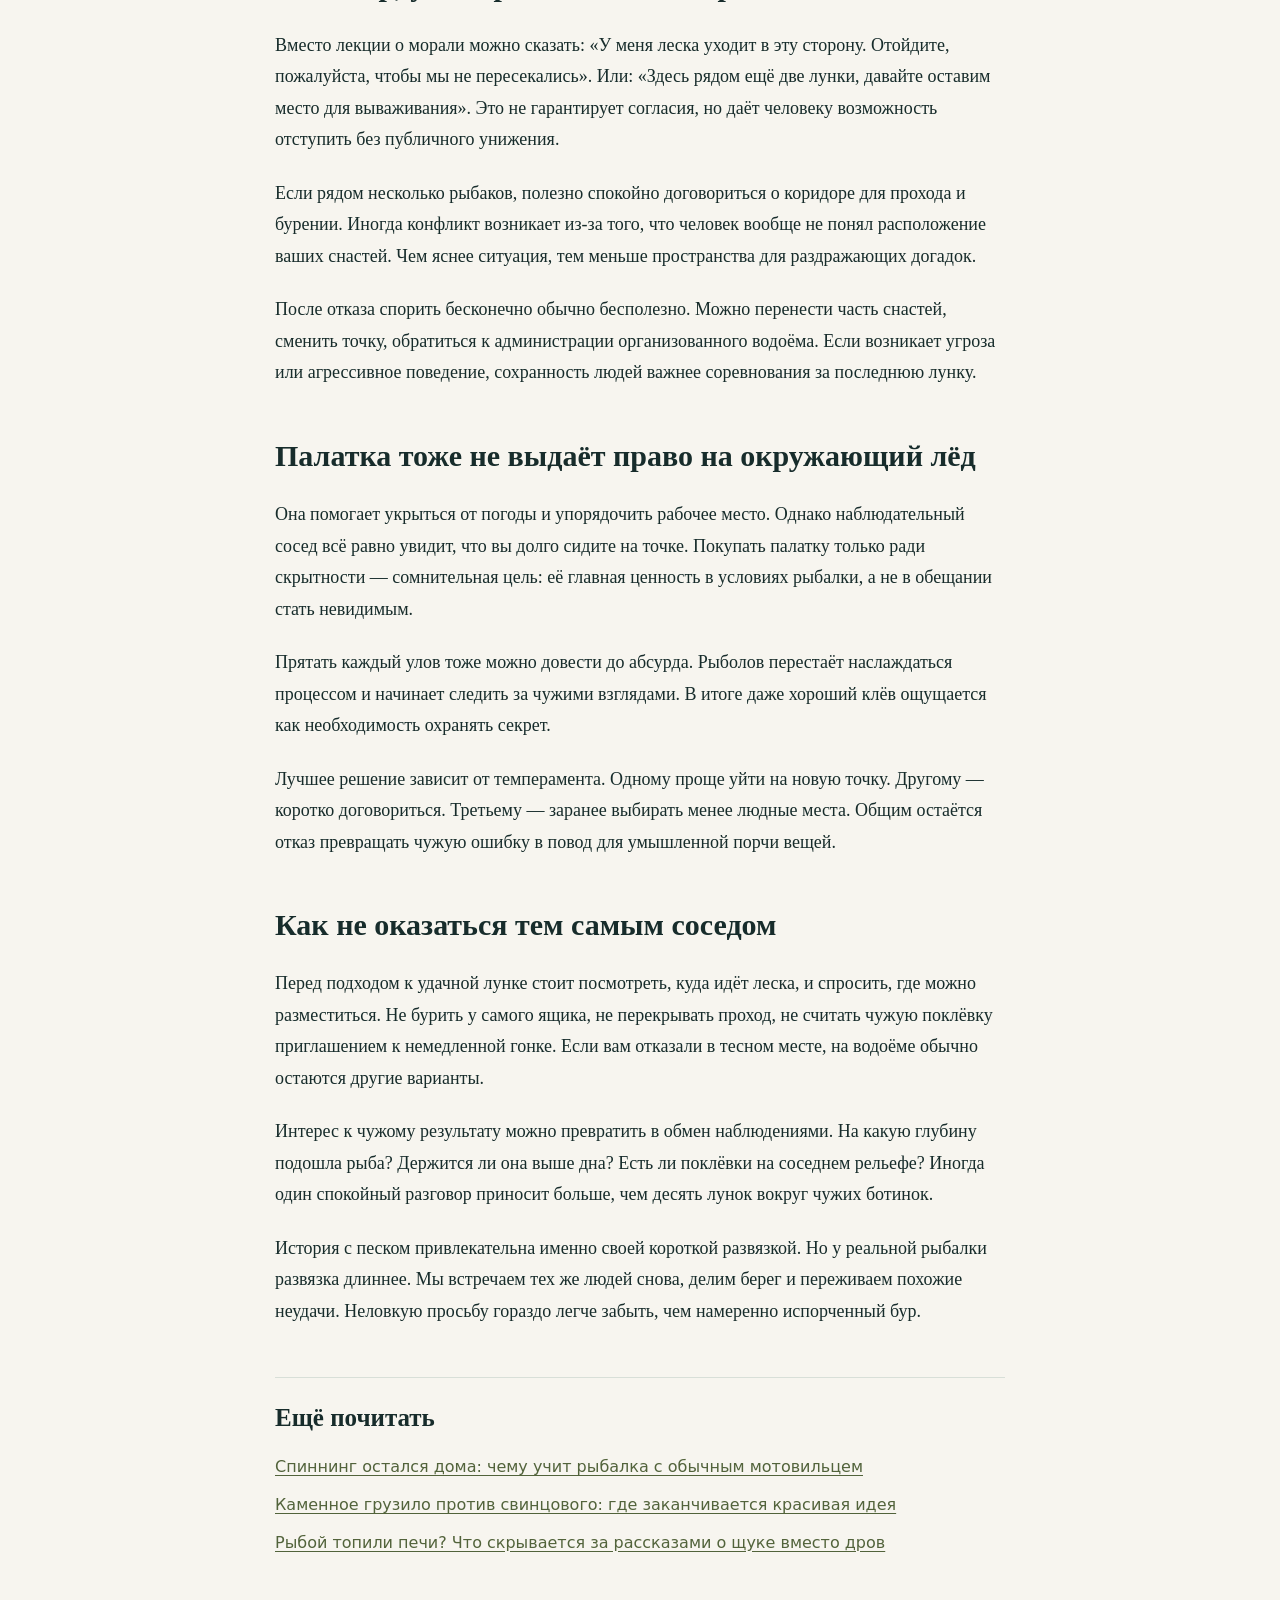
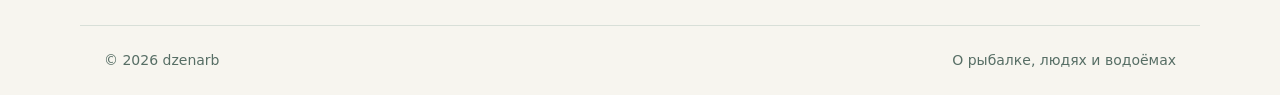
<file: 06-neighbours.html>
<!doctype html><html lang="ru"><head><meta charset="utf-8"><meta name="viewport" content="width=device-width,initial-scale=1"><title>Песок вокруг лунки: почему совет против назойливых соседей портит больше, чем рыбалку — dzenarb</title><meta name="description" content="Размышление о чужом совете, границах на общем водоёме и разговоре, который полезнее испорченных ножей."><link rel="canonical" href="https://dzenarb.ru/06-neighbours.html"><link rel="alternate" type="application/rss+xml" title="dzenarb" href="/rss.xml"><link rel="stylesheet" href="/style.css"><meta property="og:title" content="Песок вокруг лунки: почему совет против назойливых соседей портит больше, чем рыбалку — dzenarb"><meta property="og:description" content="Размышление о чужом совете, границах на общем водоёме и разговоре, который полезнее испорченных ножей."><meta property="og:url" content="https://dzenarb.ru/06-neighbours.html"><meta property="og:image" content="https://dzenarb.ru/06-neighbours.png"></head><body><header><a class="brand" href="/">dzenarb<span style="color:#ae643b">.</span></a><nav aria-label="Навигация"><a href="/">Статьи</a><a href="/rss.xml">RSS</a></nav></header><main><a class="back" href="/">← Все статьи</a><div class="eyebrow">Люди на водоёме</div><h1>Песок вокруг лунки: почему совет против назойливых соседей портит больше, чем рыбалку</h1><p class="meta">13 октября 2026 · 4 мин чтения</p><figure><img class="cover" src="/06-neighbours.png" alt="Условная композиция с рыболовами, сохраняющими дистанцию" width="1672" height="941"></figure><p class="caption">Иллюстрация создана с помощью ИИ.</p><article class="text" id="article-body"><p>Мне попалась история о том, как рыболов якобы избавился от людей, бурящих рядом с его уловистой лункой. Палатка не понадобилась, рыбу он не прятал. Решение оказалось простым: рассыпать вокруг песок, чтобы чужой бур встретил абразив и затупился.</p>
<p>Первая реакция понятна. Человек нашёл рыбу, потратил время на поиск — а вокруг моментально выросла толпа. Но если остановиться на секунду, возникает неудобный вопрос: почему справедливость здесь должна измеряться испорченными ножами? Давайте разберём не эффективность мести, а саму ситуацию.</p>
<h2>Что именно раздражает</h2>
<p>На льду трудно не замечать чужого результата. Рыба на снегу, частое движение рук, задержка на одной лунке — всё выдаёт удачную точку. Сосед решает проверить воду рядом. Для него это поиск. Для вас — вторжение.</p>
<p>Обе стороны смотрят на один участок с разными ожиданиями. Успешный рыболов чувствует, что заработал дистанцию вокруг себя. Подошедший считает водоём общим. Ни одно из этих ощущений само по себе не устанавливает понятную границу.</p>
<p>Конфликт особенно быстро разрастается, когда к результату добавляется шум. Бурение вплотную, пересечение лесок, теснота у лунки и комментарии к каждой рыбе раздражают сильнее, чем сам факт присутствия другого человека. Значит, обсуждать стоит конкретное поведение, а не характер незнакомца.</p>
<h2>Почему песок выглядит убедительнее разговора</h2>
<p>Он обещает действовать без переговоров. Не надо просить, объяснять и рисковать отказом. Рыболов как будто возвращает себе контроль с помощью знакомой всем технической уязвимости бура.</p>
<p>Но контроль оказывается обманчивым. Песок не различает человека, который сознательно мешает, и того, кто просто не заметил вашу лунку под снегом. На участок могут прийти дети, знакомые или вы сами в сумерках. Возникает скрытая ловушка с чужим имуществом в качестве мишени.</p>
<p>Кроме того, место не становится вашим. Скорее, появляется новый повод для ссоры. Вместо спора о расстоянии люди выясняют, кто испортил дорогие ножи. Такая история легко переживает саму рыбалку и отправляется вместе с участниками в местный чат.</p>
<h2>У тишины нет волшебного радиуса</h2>
<p>Нельзя назвать одну дистанцию, которая гарантированно спасёт клёв и устроит всех. Имеют значение глубина, поведение рыбы, плотность людей, способ ловли и состояние льда. На просторном участке и в тесной группе ожидания будут разными.</p>
<p>На водоёме также могут действовать собственные правила, а требования безопасности имеют приоритет перед рыболовными привычками. Поэтому выдуманный «закон десяти метров» не заменяет ни местного регламента, ни здравого смысла.</p>
<p>Полезнее обозначить, что именно вам мешает: бур прямо возле ящика, леска через вашу, подход к месту вываживания. Конкретную просьбу легче выполнить. Обвинение «вы все поджопники» не содержит инструкции — оно только назначает врага.</p>
<h2>Разговор, у которого есть шанс сработать</h2>
<p>Вместо лекции о морали можно сказать: «У меня леска уходит в эту сторону. Отойдите, пожалуйста, чтобы мы не пересекались». Или: «Здесь рядом ещё две лунки, давайте оставим место для вываживания». Это не гарантирует согласия, но даёт человеку возможность отступить без публичного унижения.</p>
<p>Если рядом несколько рыбаков, полезно спокойно договориться о коридоре для прохода и бурении. Иногда конфликт возникает из-за того, что человек вообще не понял расположение ваших снастей. Чем яснее ситуация, тем меньше пространства для раздражающих догадок.</p>
<p>После отказа спорить бесконечно обычно бесполезно. Можно перенести часть снастей, сменить точку, обратиться к администрации организованного водоёма. Если возникает угроза или агрессивное поведение, сохранность людей важнее соревнования за последнюю лунку.</p>
<h2>Палатка тоже не выдаёт право на окружающий лёд</h2>
<p>Она помогает укрыться от погоды и упорядочить рабочее место. Однако наблюдательный сосед всё равно увидит, что вы долго сидите на точке. Покупать палатку только ради скрытности — сомнительная цель: её главная ценность в условиях рыбалки, а не в обещании стать невидимым.</p>
<p>Прятать каждый улов тоже можно довести до абсурда. Рыболов перестаёт наслаждаться процессом и начинает следить за чужими взглядами. В итоге даже хороший клёв ощущается как необходимость охранять секрет.</p>
<p>Лучшее решение зависит от темперамента. Одному проще уйти на новую точку. Другому — коротко договориться. Третьему — заранее выбирать менее людные места. Общим остаётся отказ превращать чужую ошибку в повод для умышленной порчи вещей.</p>
<h2>Как не оказаться тем самым соседом</h2>
<p>Перед подходом к удачной лунке стоит посмотреть, куда идёт леска, и спросить, где можно разместиться. Не бурить у самого ящика, не перекрывать проход, не считать чужую поклёвку приглашением к немедленной гонке. Если вам отказали в тесном месте, на водоёме обычно остаются другие варианты.</p>
<p>Интерес к чужому результату можно превратить в обмен наблюдениями. На какую глубину подошла рыба? Держится ли она выше дна? Есть ли поклёвки на соседнем рельефе? Иногда один спокойный разговор приносит больше, чем десять лунок вокруг чужих ботинок.</p>
<p>История с песком привлекательна именно своей короткой развязкой. Но у реальной рыбалки развязка длиннее. Мы встречаем тех же людей снова, делим берег и переживаем похожие неудачи. Неловкую просьбу гораздо легче забыть, чем намеренно испорченный бур.</p><aside class="related"><h2>Ещё почитать</h2><a href="/01-handline.html">Спиннинг остался дома: чему учит рыбалка с обычным мотовильцем</a><a href="/02-stone-sinker.html">Каменное грузило против свинцового: где заканчивается красивая идея</a><a href="/03-fish-fuel.html">Рыбой топили печи? Что скрывается за рассказами о щуке вместо дров</a></aside></article></main><footer><span>© 2026 dzenarb</span><span>О рыбалке, людях и водоёмах</span></footer></body></html>
</file>
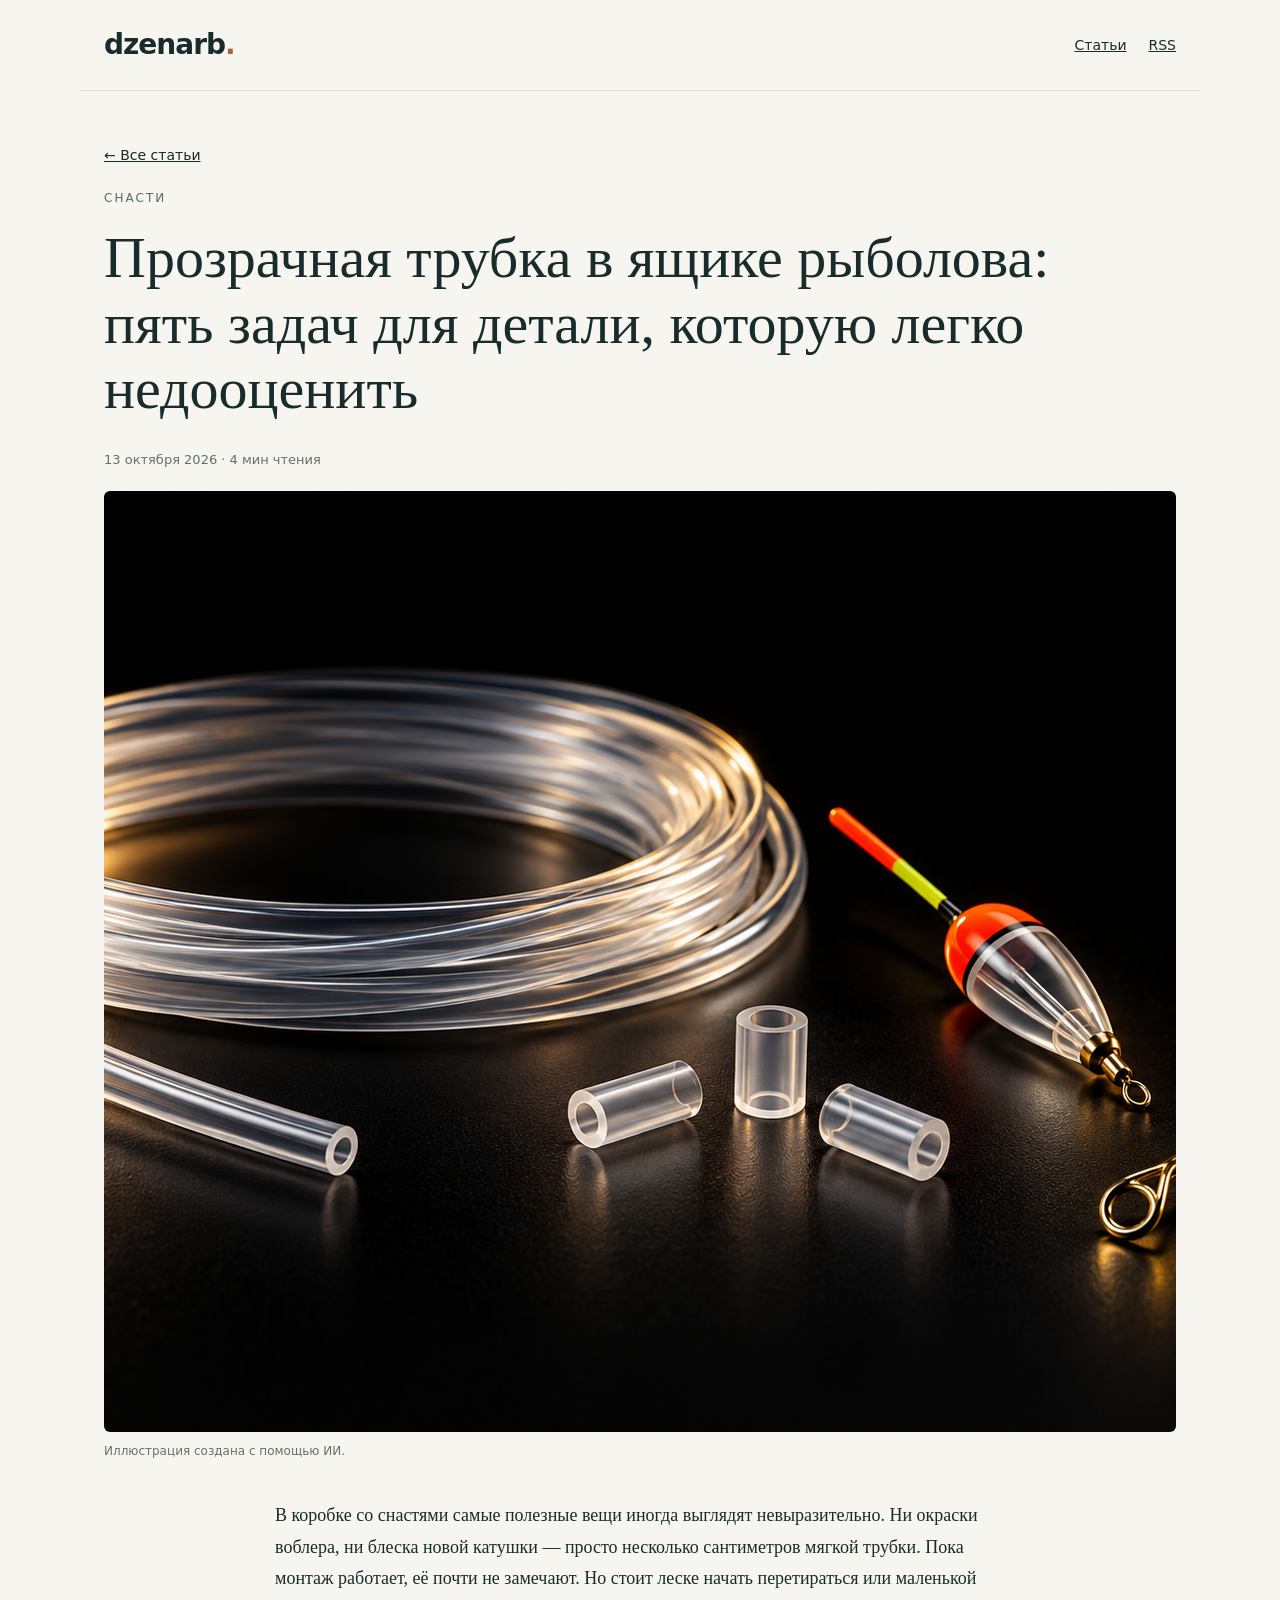
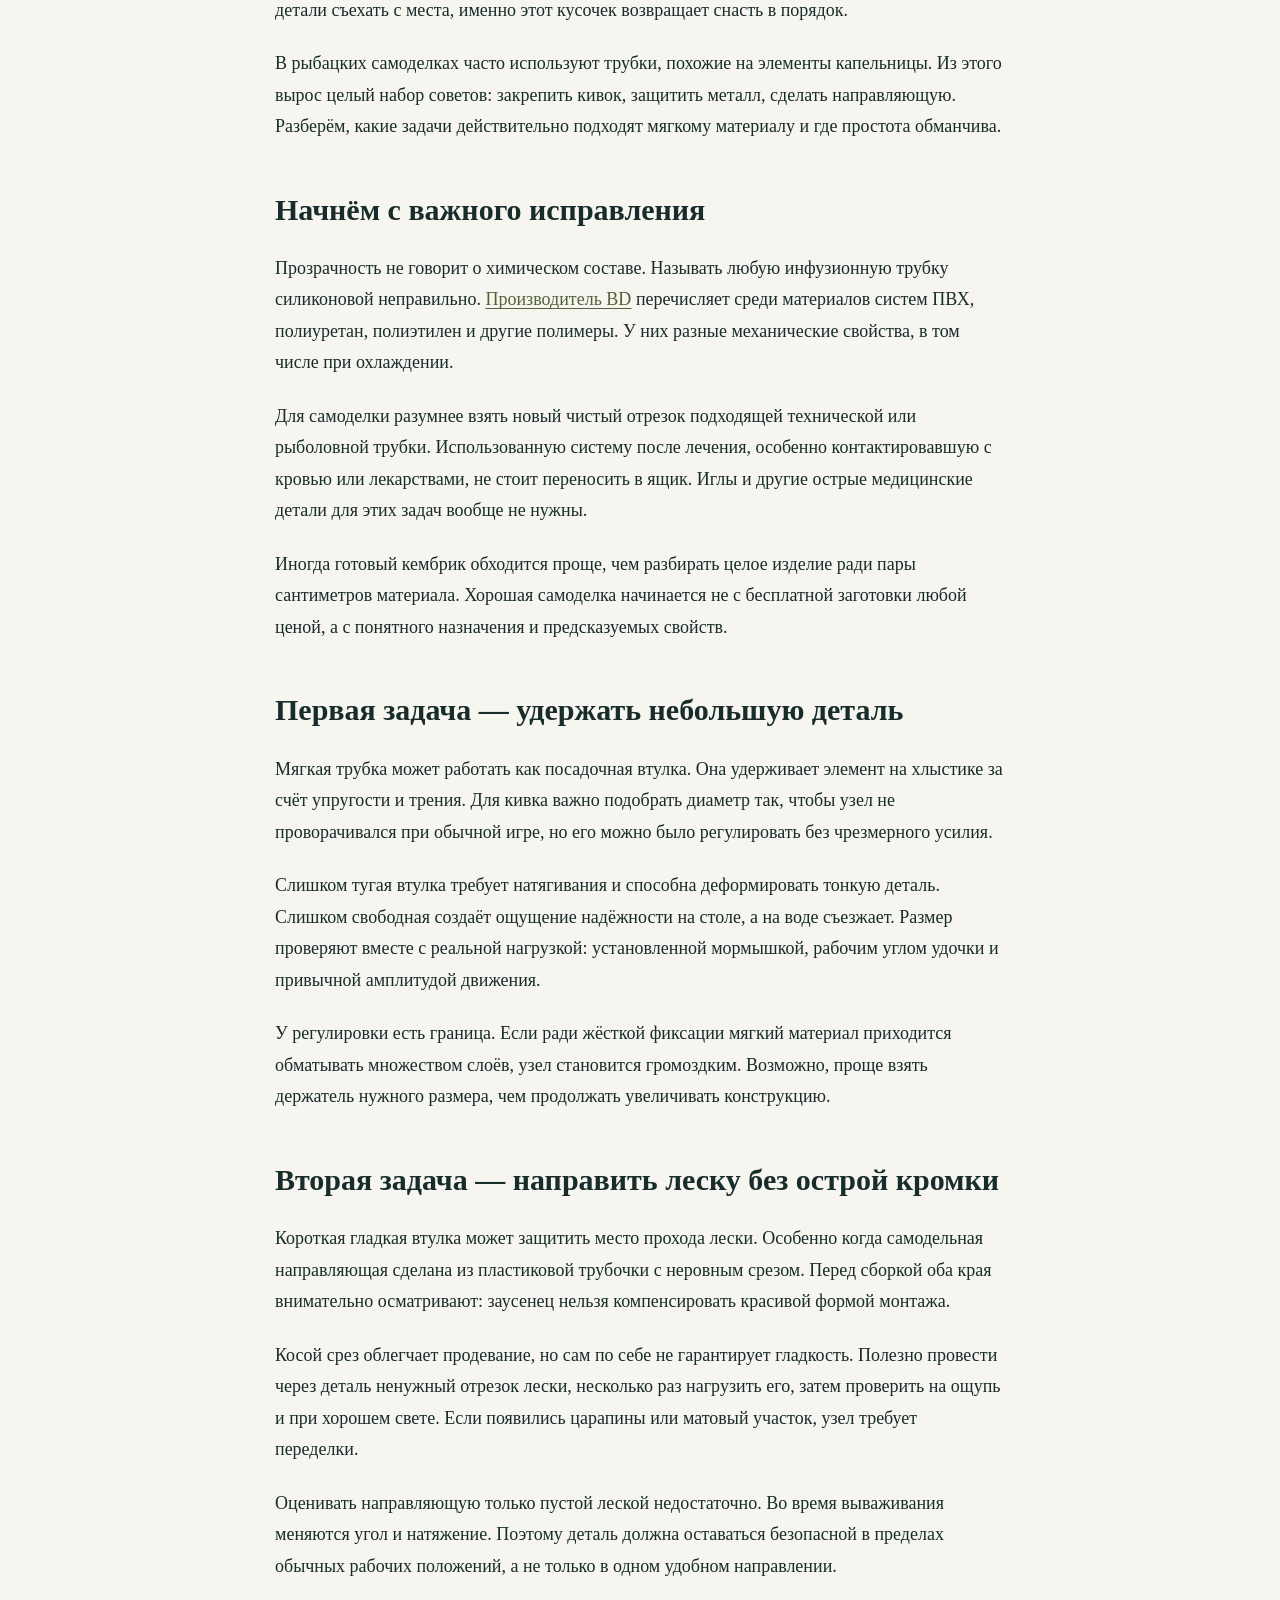
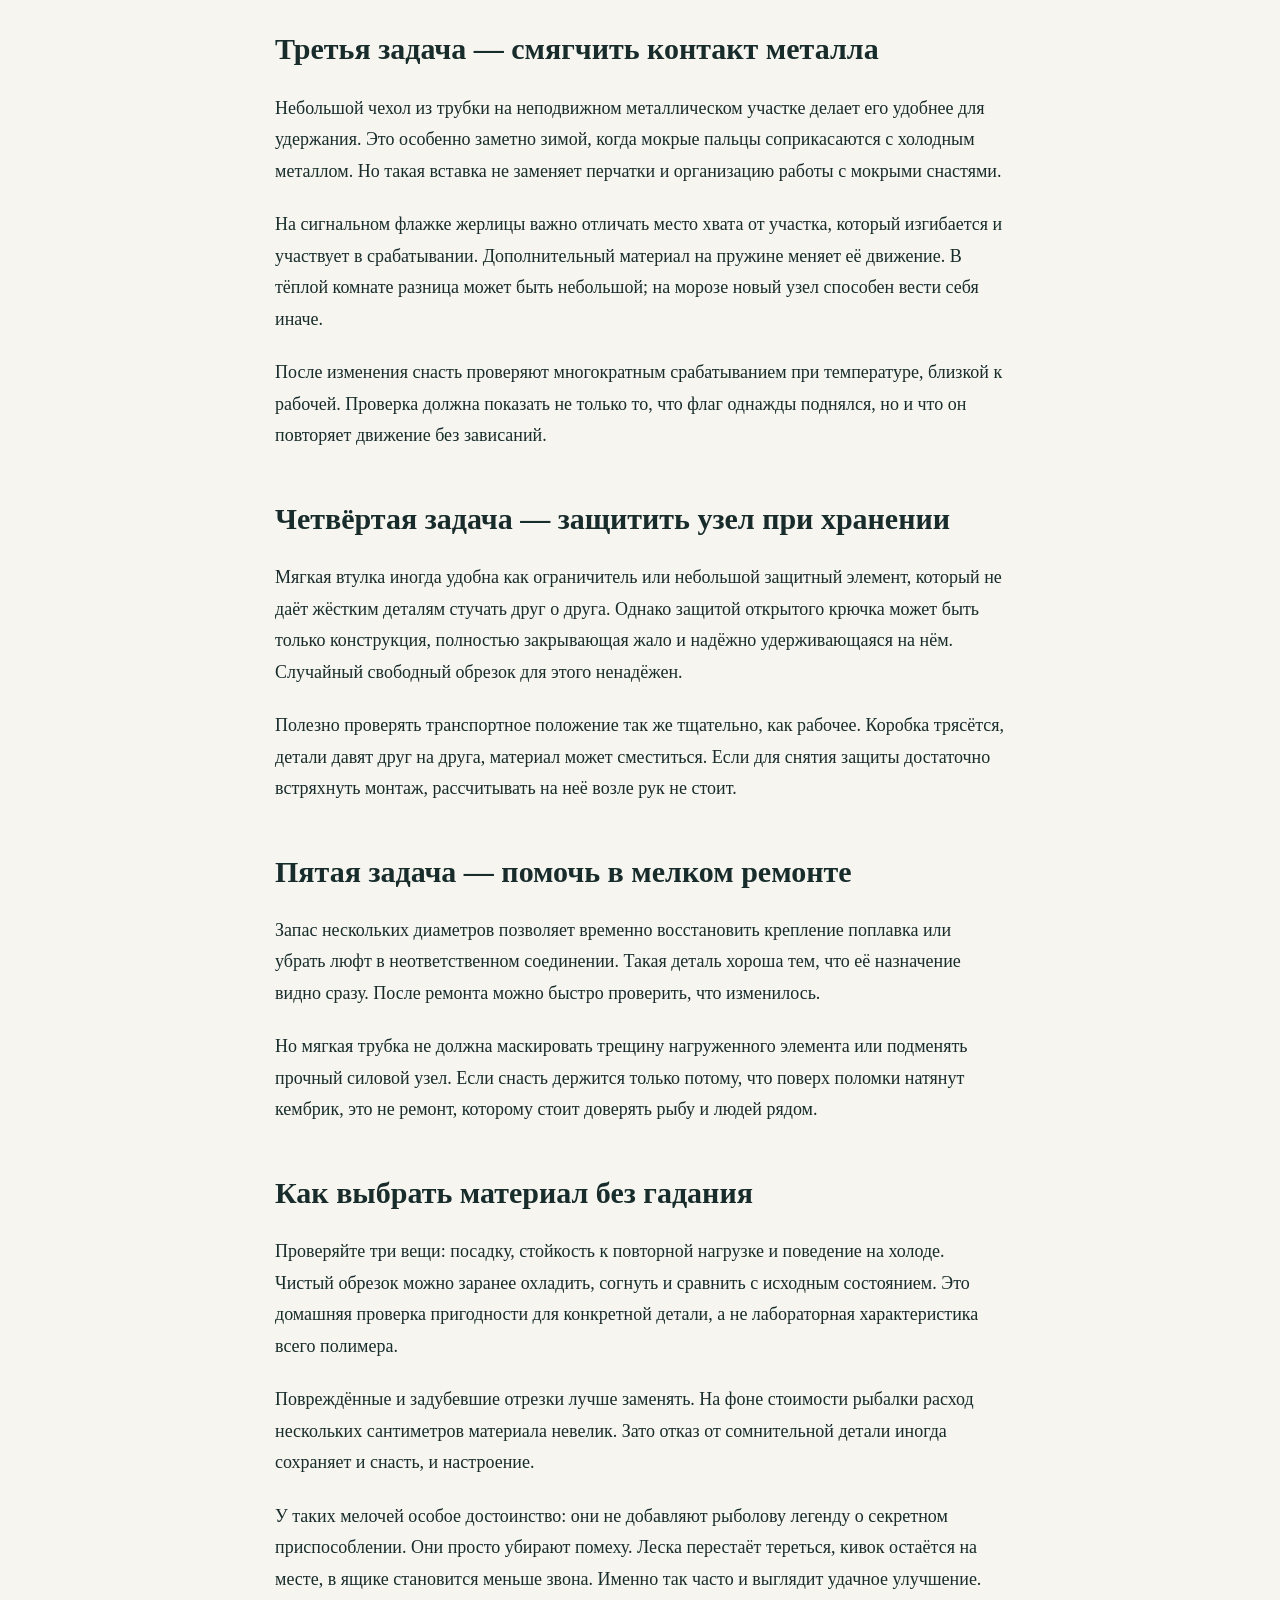
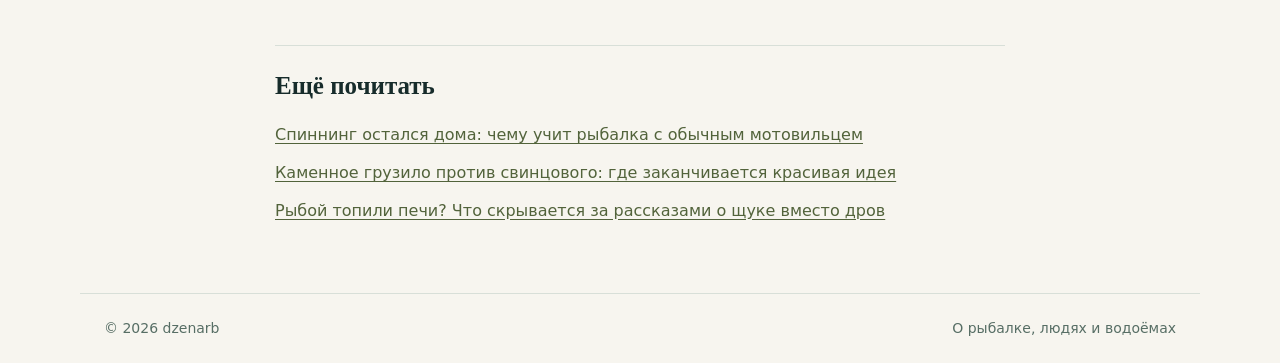
<file: 07-tubing.html>
<!doctype html><html lang="ru"><head><meta charset="utf-8"><meta name="viewport" content="width=device-width,initial-scale=1"><title>Прозрачная трубка в ящике рыболова: пять задач для детали, которую легко недооценить — dzenarb</title><meta name="description" content="Фиксация кивка, защита лески, хранение и мелкий ремонт: где мягкая трубка помогает, а где подводит."><link rel="canonical" href="https://dzenarb.ru/07-tubing.html"><link rel="alternate" type="application/rss+xml" title="dzenarb" href="/rss.xml"><link rel="stylesheet" href="/style.css"><meta property="og:title" content="Прозрачная трубка в ящике рыболова: пять задач для детали, которую легко недооценить — dzenarb"><meta property="og:description" content="Фиксация кивка, защита лески, хранение и мелкий ремонт: где мягкая трубка помогает, а где подводит."><meta property="og:url" content="https://dzenarb.ru/07-tubing.html"><meta property="og:image" content="https://dzenarb.ru/07-tubing.png"></head><body><header><a class="brand" href="/">dzenarb<span style="color:#ae643b">.</span></a><nav aria-label="Навигация"><a href="/">Статьи</a><a href="/rss.xml">RSS</a></nav></header><main><a class="back" href="/">← Все статьи</a><div class="eyebrow">Снасти</div><h1>Прозрачная трубка в ящике рыболова: пять задач для детали, которую легко недооценить</h1><p class="meta">13 октября 2026 · 4 мин чтения</p><figure><img class="cover" src="/07-tubing.png" alt="Мягкая трубка и небольшие элементы рыболовной снасти" width="1672" height="941"></figure><p class="caption">Иллюстрация создана с помощью ИИ.</p><article class="text" id="article-body"><p>В коробке со снастями самые полезные вещи иногда выглядят невыразительно. Ни окраски воблера, ни блеска новой катушки — просто несколько сантиметров мягкой трубки. Пока монтаж работает, её почти не замечают. Но стоит леске начать перетираться или маленькой детали съехать с места, именно этот кусочек возвращает снасть в порядок.</p>
<p>В рыбацких самоделках часто используют трубки, похожие на элементы капельницы. Из этого вырос целый набор советов: закрепить кивок, защитить металл, сделать направляющую. Разберём, какие задачи действительно подходят мягкому материалу и где простота обманчива.</p>
<h2>Начнём с важного исправления</h2>
<p>Прозрачность не говорит о химическом составе. Называть любую инфузионную трубку силиконовой неправильно. <a href="https://www.bd.com/en-menat/products-and-solutions/products/product-families/primary-and-secondary-administration-sets">Производитель BD</a> перечисляет среди материалов систем ПВХ, полиуретан, полиэтилен и другие полимеры. У них разные механические свойства, в том числе при охлаждении.</p>
<p>Для самоделки разумнее взять новый чистый отрезок подходящей технической или рыболовной трубки. Использованную систему после лечения, особенно контактировавшую с кровью или лекарствами, не стоит переносить в ящик. Иглы и другие острые медицинские детали для этих задач вообще не нужны.</p>
<p>Иногда готовый кембрик обходится проще, чем разбирать целое изделие ради пары сантиметров материала. Хорошая самоделка начинается не с бесплатной заготовки любой ценой, а с понятного назначения и предсказуемых свойств.</p>
<h2>Первая задача — удержать небольшую деталь</h2>
<p>Мягкая трубка может работать как посадочная втулка. Она удерживает элемент на хлыстике за счёт упругости и трения. Для кивка важно подобрать диаметр так, чтобы узел не проворачивался при обычной игре, но его можно было регулировать без чрезмерного усилия.</p>
<p>Слишком тугая втулка требует натягивания и способна деформировать тонкую деталь. Слишком свободная создаёт ощущение надёжности на столе, а на воде съезжает. Размер проверяют вместе с реальной нагрузкой: установленной мормышкой, рабочим углом удочки и привычной амплитудой движения.</p>
<p>У регулировки есть граница. Если ради жёсткой фиксации мягкий материал приходится обматывать множеством слоёв, узел становится громоздким. Возможно, проще взять держатель нужного размера, чем продолжать увеличивать конструкцию.</p>
<h2>Вторая задача — направить леску без острой кромки</h2>
<p>Короткая гладкая втулка может защитить место прохода лески. Особенно когда самодельная направляющая сделана из пластиковой трубочки с неровным срезом. Перед сборкой оба края внимательно осматривают: заусенец нельзя компенсировать красивой формой монтажа.</p>
<p>Косой срез облегчает продевание, но сам по себе не гарантирует гладкость. Полезно провести через деталь ненужный отрезок лески, несколько раз нагрузить его, затем проверить на ощупь и при хорошем свете. Если появились царапины или матовый участок, узел требует переделки.</p>
<p>Оценивать направляющую только пустой леской недостаточно. Во время вываживания меняются угол и натяжение. Поэтому деталь должна оставаться безопасной в пределах обычных рабочих положений, а не только в одном удобном направлении.</p>
<h2>Третья задача — смягчить контакт металла</h2>
<p>Небольшой чехол из трубки на неподвижном металлическом участке делает его удобнее для удержания. Это особенно заметно зимой, когда мокрые пальцы соприкасаются с холодным металлом. Но такая вставка не заменяет перчатки и организацию работы с мокрыми снастями.</p>
<p>На сигнальном флажке жерлицы важно отличать место хвата от участка, который изгибается и участвует в срабатывании. Дополнительный материал на пружине меняет её движение. В тёплой комнате разница может быть небольшой; на морозе новый узел способен вести себя иначе.</p>
<p>После изменения снасть проверяют многократным срабатыванием при температуре, близкой к рабочей. Проверка должна показать не только то, что флаг однажды поднялся, но и что он повторяет движение без зависаний.</p>
<h2>Четвёртая задача — защитить узел при хранении</h2>
<p>Мягкая втулка иногда удобна как ограничитель или небольшой защитный элемент, который не даёт жёстким деталям стучать друг о друга. Однако защитой открытого крючка может быть только конструкция, полностью закрывающая жало и надёжно удерживающаяся на нём. Случайный свободный обрезок для этого ненадёжен.</p>
<p>Полезно проверять транспортное положение так же тщательно, как рабочее. Коробка трясётся, детали давят друг на друга, материал может сместиться. Если для снятия защиты достаточно встряхнуть монтаж, рассчитывать на неё возле рук не стоит.</p>
<h2>Пятая задача — помочь в мелком ремонте</h2>
<p>Запас нескольких диаметров позволяет временно восстановить крепление поплавка или убрать люфт в неответственном соединении. Такая деталь хороша тем, что её назначение видно сразу. После ремонта можно быстро проверить, что изменилось.</p>
<p>Но мягкая трубка не должна маскировать трещину нагруженного элемента или подменять прочный силовой узел. Если снасть держится только потому, что поверх поломки натянут кембрик, это не ремонт, которому стоит доверять рыбу и людей рядом.</p>
<h2>Как выбрать материал без гадания</h2>
<p>Проверяйте три вещи: посадку, стойкость к повторной нагрузке и поведение на холоде. Чистый обрезок можно заранее охладить, согнуть и сравнить с исходным состоянием. Это домашняя проверка пригодности для конкретной детали, а не лабораторная характеристика всего полимера.</p>
<p>Повреждённые и задубевшие отрезки лучше заменять. На фоне стоимости рыбалки расход нескольких сантиметров материала невелик. Зато отказ от сомнительной детали иногда сохраняет и снасть, и настроение.</p>
<p>У таких мелочей особое достоинство: они не добавляют рыболову легенду о секретном приспособлении. Они просто убирают помеху. Леска перестаёт тереться, кивок остаётся на месте, в ящике становится меньше звона. Именно так часто и выглядит удачное улучшение.</p><aside class="related"><h2>Ещё почитать</h2><a href="/01-handline.html">Спиннинг остался дома: чему учит рыбалка с обычным мотовильцем</a><a href="/02-stone-sinker.html">Каменное грузило против свинцового: где заканчивается красивая идея</a><a href="/03-fish-fuel.html">Рыбой топили печи? Что скрывается за рассказами о щуке вместо дров</a></aside></article></main><footer><span>© 2026 dzenarb</span><span>О рыбалке, людях и водоёмах</span></footer></body></html>
</file>
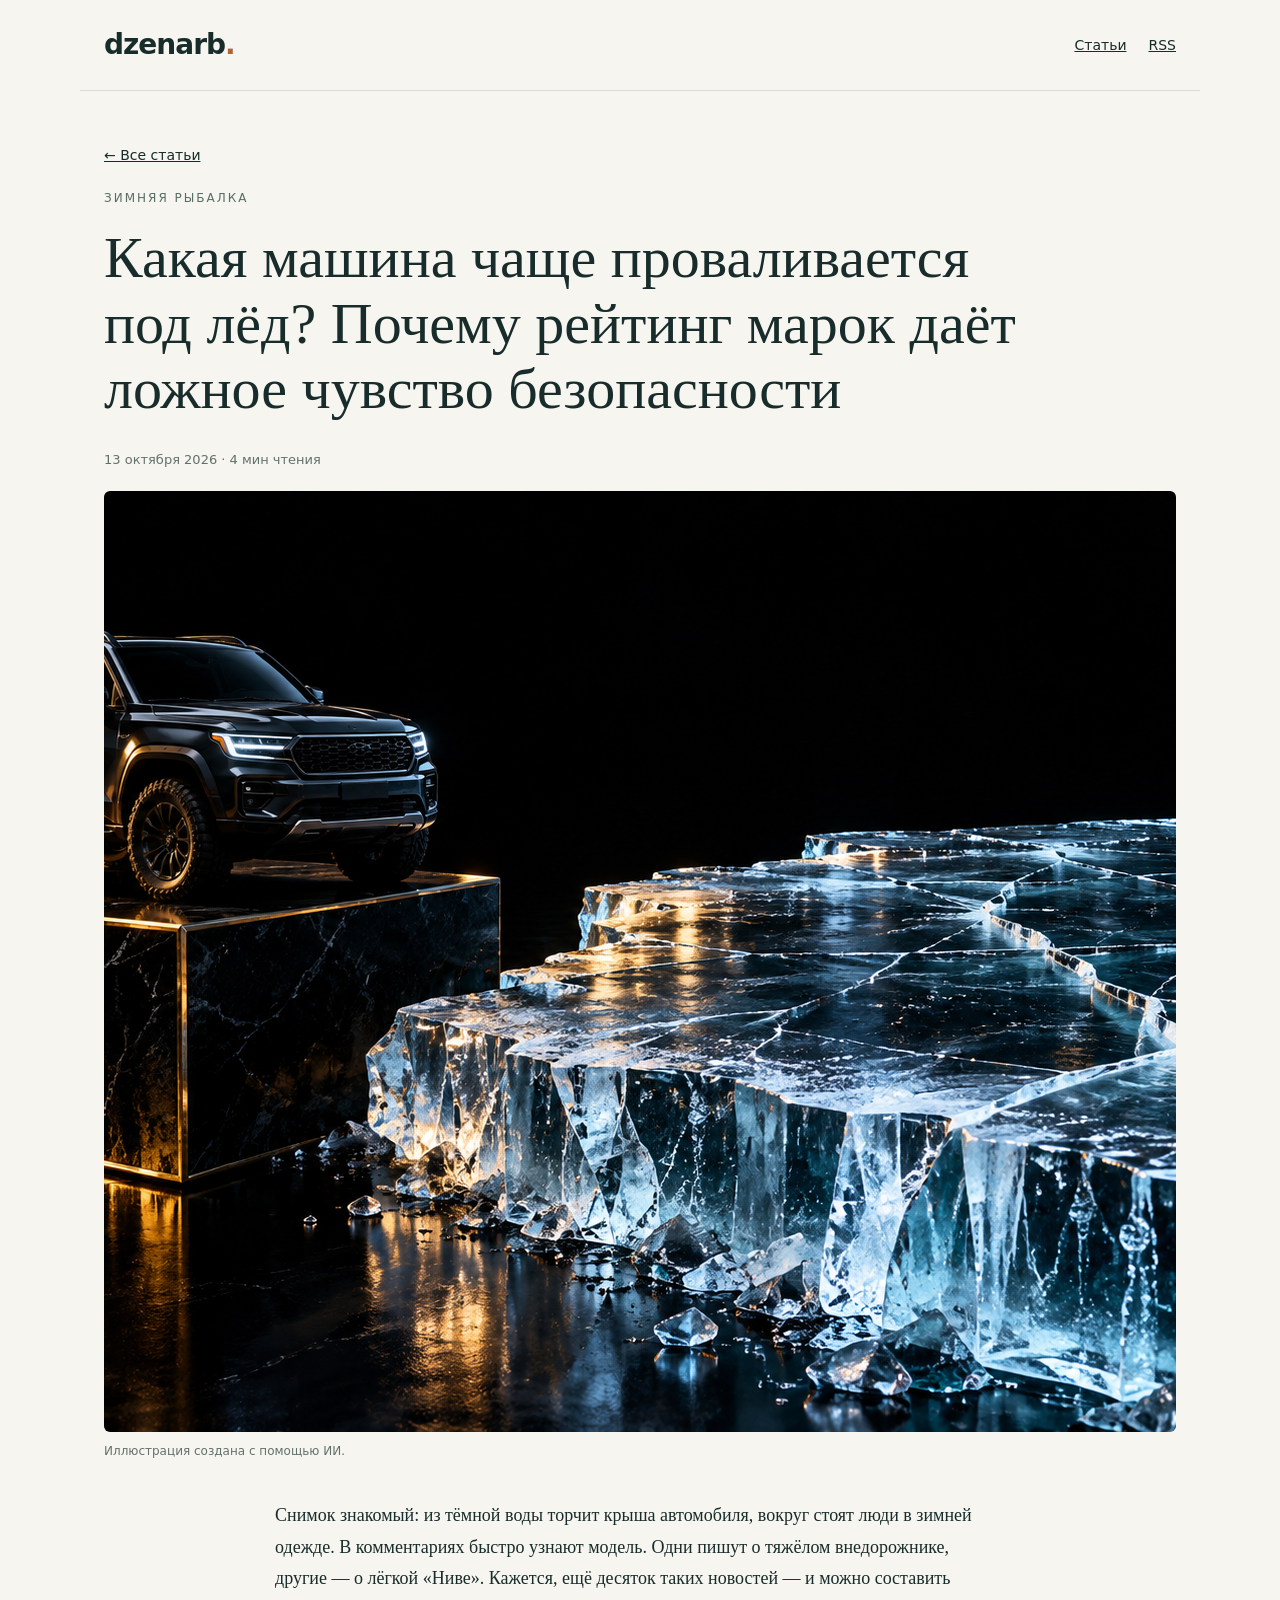
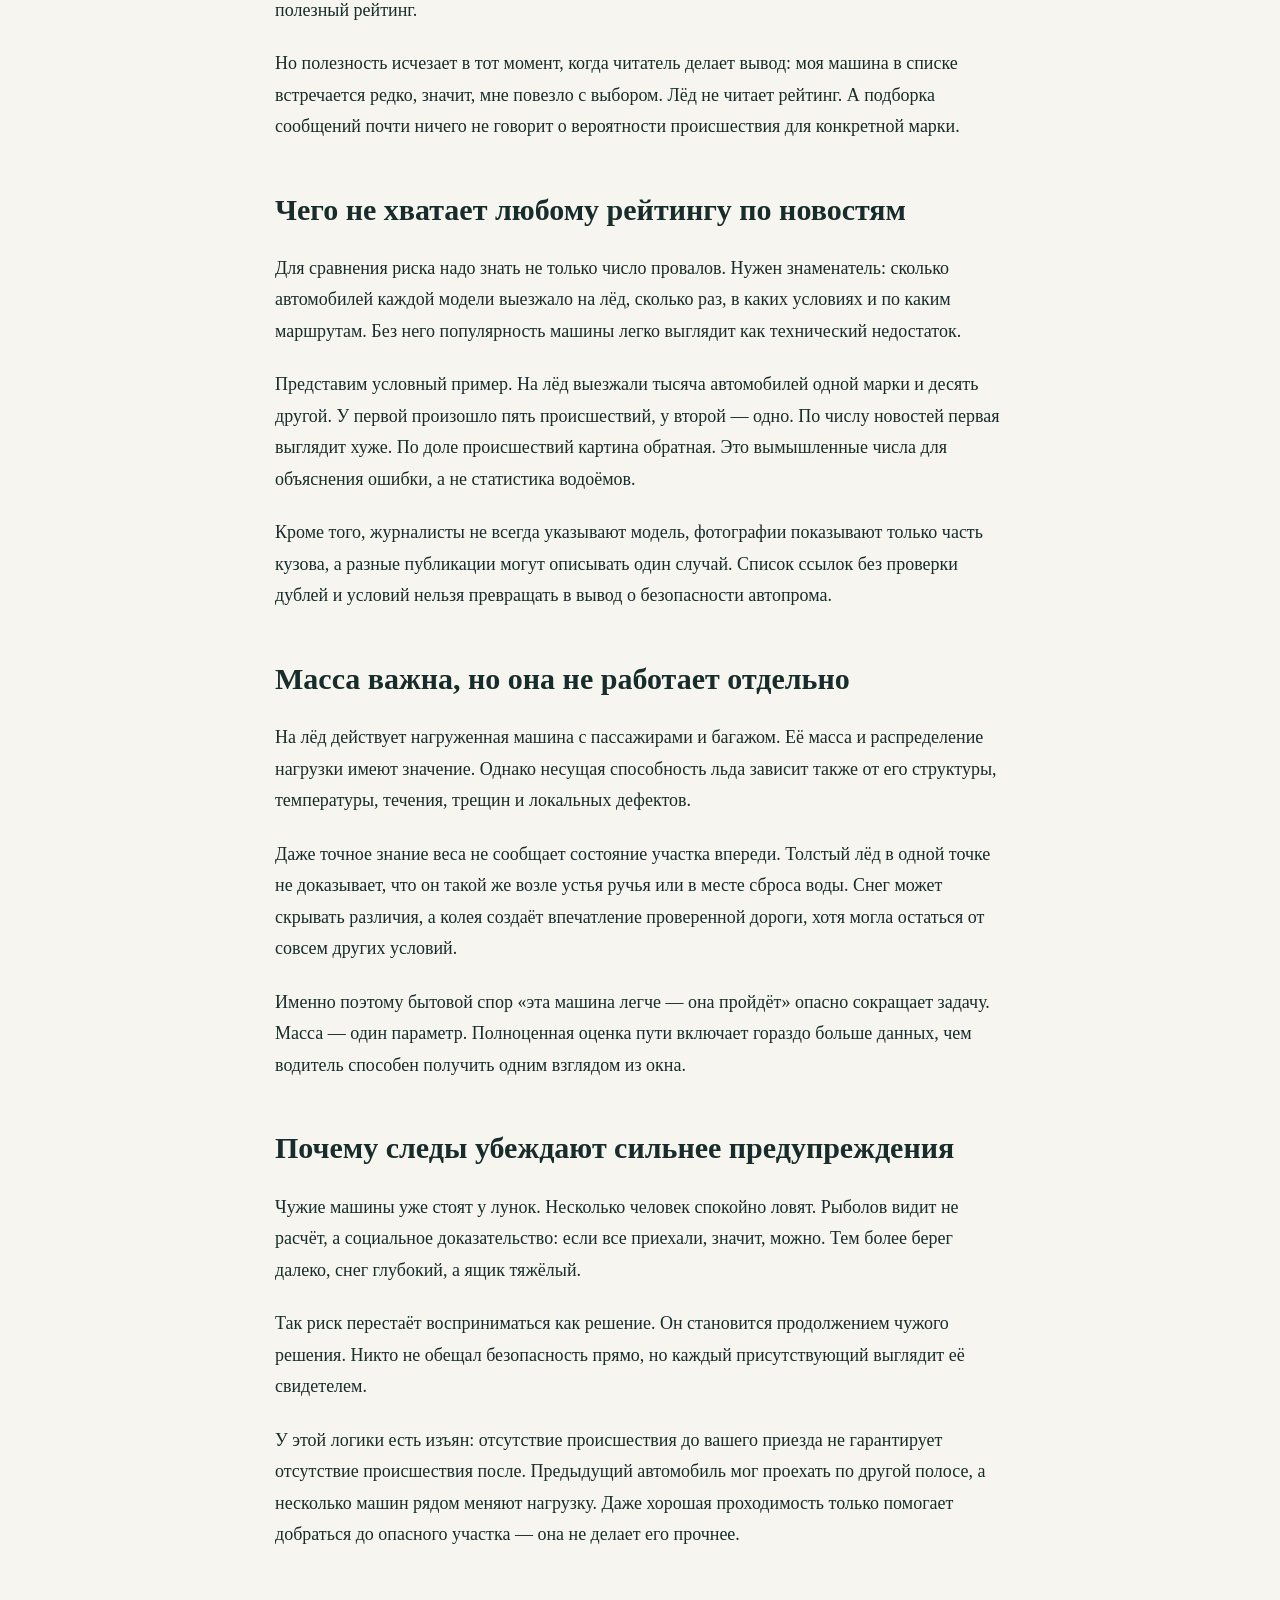
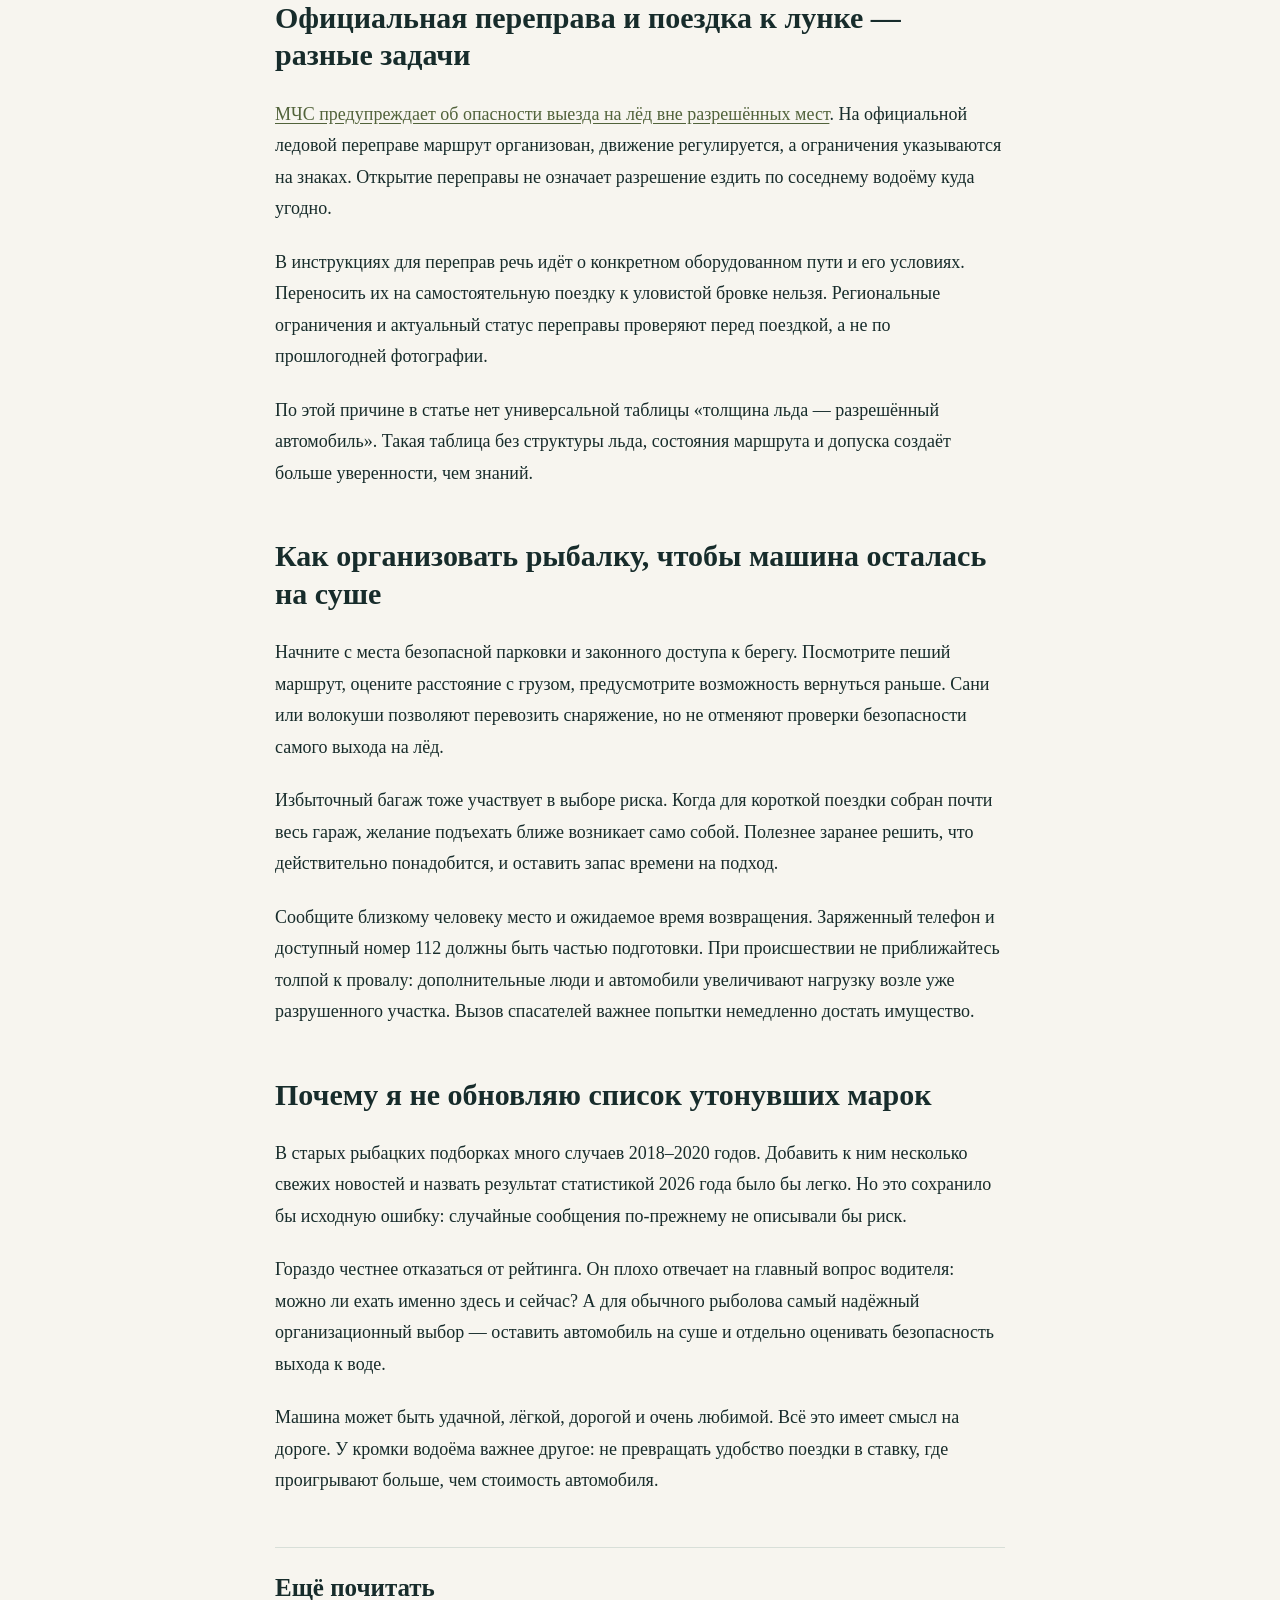
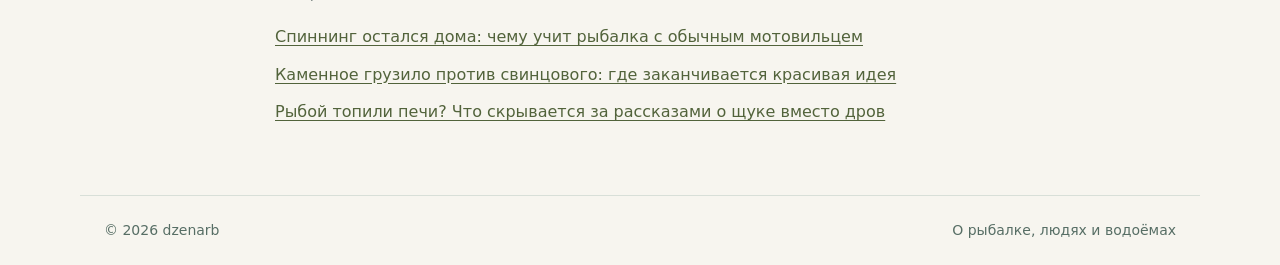
<file: 08-ice-car.html>
<!doctype html><html lang="ru"><head><meta charset="utf-8"><meta name="viewport" content="width=device-width,initial-scale=1"><title>Какая машина чаще проваливается под лёд? Почему рейтинг марок даёт ложное чувство безопасности — dzenarb</title><meta name="description" content="Почему новости о затонувших автомобилях не позволяют выбрать безопасную марку для поездки по льду."><link rel="canonical" href="https://dzenarb.ru/08-ice-car.html"><link rel="alternate" type="application/rss+xml" title="dzenarb" href="/rss.xml"><link rel="stylesheet" href="/style.css"><meta property="og:title" content="Какая машина чаще проваливается под лёд? Почему рейтинг марок даёт ложное чувство безопасности — dzenarb"><meta property="og:description" content="Почему новости о затонувших автомобилях не позволяют выбрать безопасную марку для поездки по льду."><meta property="og:url" content="https://dzenarb.ru/08-ice-car.html"><meta property="og:image" content="https://dzenarb.ru/08-ice-car.png"></head><body><header><a class="brand" href="/">dzenarb<span style="color:#ae643b">.</span></a><nav aria-label="Навигация"><a href="/">Статьи</a><a href="/rss.xml">RSS</a></nav></header><main><a class="back" href="/">← Все статьи</a><div class="eyebrow">Зимняя рыбалка</div><h1>Какая машина чаще проваливается под лёд? Почему рейтинг марок даёт ложное чувство безопасности</h1><p class="meta">13 октября 2026 · 4 мин чтения</p><figure><img class="cover" src="/08-ice-car.png" alt="Внедорожник на постаменте рядом со скульптурным льдом" width="1672" height="941"></figure><p class="caption">Иллюстрация создана с помощью ИИ.</p><article class="text" id="article-body"><p>Снимок знакомый: из тёмной воды торчит крыша автомобиля, вокруг стоят люди в зимней одежде. В комментариях быстро узнают модель. Одни пишут о тяжёлом внедорожнике, другие — о лёгкой «Ниве». Кажется, ещё десяток таких новостей — и можно составить полезный рейтинг.</p>
<p>Но полезность исчезает в тот момент, когда читатель делает вывод: моя машина в списке встречается редко, значит, мне повезло с выбором. Лёд не читает рейтинг. А подборка сообщений почти ничего не говорит о вероятности происшествия для конкретной марки.</p>
<h2>Чего не хватает любому рейтингу по новостям</h2>
<p>Для сравнения риска надо знать не только число провалов. Нужен знаменатель: сколько автомобилей каждой модели выезжало на лёд, сколько раз, в каких условиях и по каким маршрутам. Без него популярность машины легко выглядит как технический недостаток.</p>
<p>Представим условный пример. На лёд выезжали тысяча автомобилей одной марки и десять другой. У первой произошло пять происшествий, у второй — одно. По числу новостей первая выглядит хуже. По доле происшествий картина обратная. Это вымышленные числа для объяснения ошибки, а не статистика водоёмов.</p>
<p>Кроме того, журналисты не всегда указывают модель, фотографии показывают только часть кузова, а разные публикации могут описывать один случай. Список ссылок без проверки дублей и условий нельзя превращать в вывод о безопасности автопрома.</p>
<h2>Масса важна, но она не работает отдельно</h2>
<p>На лёд действует нагруженная машина с пассажирами и багажом. Её масса и распределение нагрузки имеют значение. Однако несущая способность льда зависит также от его структуры, температуры, течения, трещин и локальных дефектов.</p>
<p>Даже точное знание веса не сообщает состояние участка впереди. Толстый лёд в одной точке не доказывает, что он такой же возле устья ручья или в месте сброса воды. Снег может скрывать различия, а колея создаёт впечатление проверенной дороги, хотя могла остаться от совсем других условий.</p>
<p>Именно поэтому бытовой спор «эта машина легче — она пройдёт» опасно сокращает задачу. Масса — один параметр. Полноценная оценка пути включает гораздо больше данных, чем водитель способен получить одним взглядом из окна.</p>
<h2>Почему следы убеждают сильнее предупреждения</h2>
<p>Чужие машины уже стоят у лунок. Несколько человек спокойно ловят. Рыболов видит не расчёт, а социальное доказательство: если все приехали, значит, можно. Тем более берег далеко, снег глубокий, а ящик тяжёлый.</p>
<p>Так риск перестаёт восприниматься как решение. Он становится продолжением чужого решения. Никто не обещал безопасность прямо, но каждый присутствующий выглядит её свидетелем.</p>
<p>У этой логики есть изъян: отсутствие происшествия до вашего приезда не гарантирует отсутствие происшествия после. Предыдущий автомобиль мог проехать по другой полосе, а несколько машин рядом меняют нагрузку. Даже хорошая проходимость только помогает добраться до опасного участка — она не делает его прочнее.</p>
<h2>Официальная переправа и поездка к лунке — разные задачи</h2>
<p><a href="https://mchs.gov.ru/deyatelnost/press-centr/novosti/4649584">МЧС предупреждает об опасности выезда на лёд вне разрешённых мест</a>. На официальной ледовой переправе маршрут организован, движение регулируется, а ограничения указываются на знаках. Открытие переправы не означает разрешение ездить по соседнему водоёму куда угодно.</p>
<p>В инструкциях для переправ речь идёт о конкретном оборудованном пути и его условиях. Переносить их на самостоятельную поездку к уловистой бровке нельзя. Региональные ограничения и актуальный статус переправы проверяют перед поездкой, а не по прошлогодней фотографии.</p>
<p>По этой причине в статье нет универсальной таблицы «толщина льда — разрешённый автомобиль». Такая таблица без структуры льда, состояния маршрута и допуска создаёт больше уверенности, чем знаний.</p>
<h2>Как организовать рыбалку, чтобы машина осталась на суше</h2>
<p>Начните с места безопасной парковки и законного доступа к берегу. Посмотрите пеший маршрут, оцените расстояние с грузом, предусмотрите возможность вернуться раньше. Сани или волокуши позволяют перевозить снаряжение, но не отменяют проверки безопасности самого выхода на лёд.</p>
<p>Избыточный багаж тоже участвует в выборе риска. Когда для короткой поездки собран почти весь гараж, желание подъехать ближе возникает само собой. Полезнее заранее решить, что действительно понадобится, и оставить запас времени на подход.</p>
<p>Сообщите близкому человеку место и ожидаемое время возвращения. Заряженный телефон и доступный номер 112 должны быть частью подготовки. При происшествии не приближайтесь толпой к провалу: дополнительные люди и автомобили увеличивают нагрузку возле уже разрушенного участка. Вызов спасателей важнее попытки немедленно достать имущество.</p>
<h2>Почему я не обновляю список утонувших марок</h2>
<p>В старых рыбацких подборках много случаев 2018–2020 годов. Добавить к ним несколько свежих новостей и назвать результат статистикой 2026 года было бы легко. Но это сохранило бы исходную ошибку: случайные сообщения по-прежнему не описывали бы риск.</p>
<p>Гораздо честнее отказаться от рейтинга. Он плохо отвечает на главный вопрос водителя: можно ли ехать именно здесь и сейчас? А для обычного рыболова самый надёжный организационный выбор — оставить автомобиль на суше и отдельно оценивать безопасность выхода к воде.</p>
<p>Машина может быть удачной, лёгкой, дорогой и очень любимой. Всё это имеет смысл на дороге. У кромки водоёма важнее другое: не превращать удобство поездки в ставку, где проигрывают больше, чем стоимость автомобиля.</p><aside class="related"><h2>Ещё почитать</h2><a href="/01-handline.html">Спиннинг остался дома: чему учит рыбалка с обычным мотовильцем</a><a href="/02-stone-sinker.html">Каменное грузило против свинцового: где заканчивается красивая идея</a><a href="/03-fish-fuel.html">Рыбой топили печи? Что скрывается за рассказами о щуке вместо дров</a></aside></article></main><footer><span>© 2026 dzenarb</span><span>О рыбалке, людях и водоёмах</span></footer></body></html>
</file>
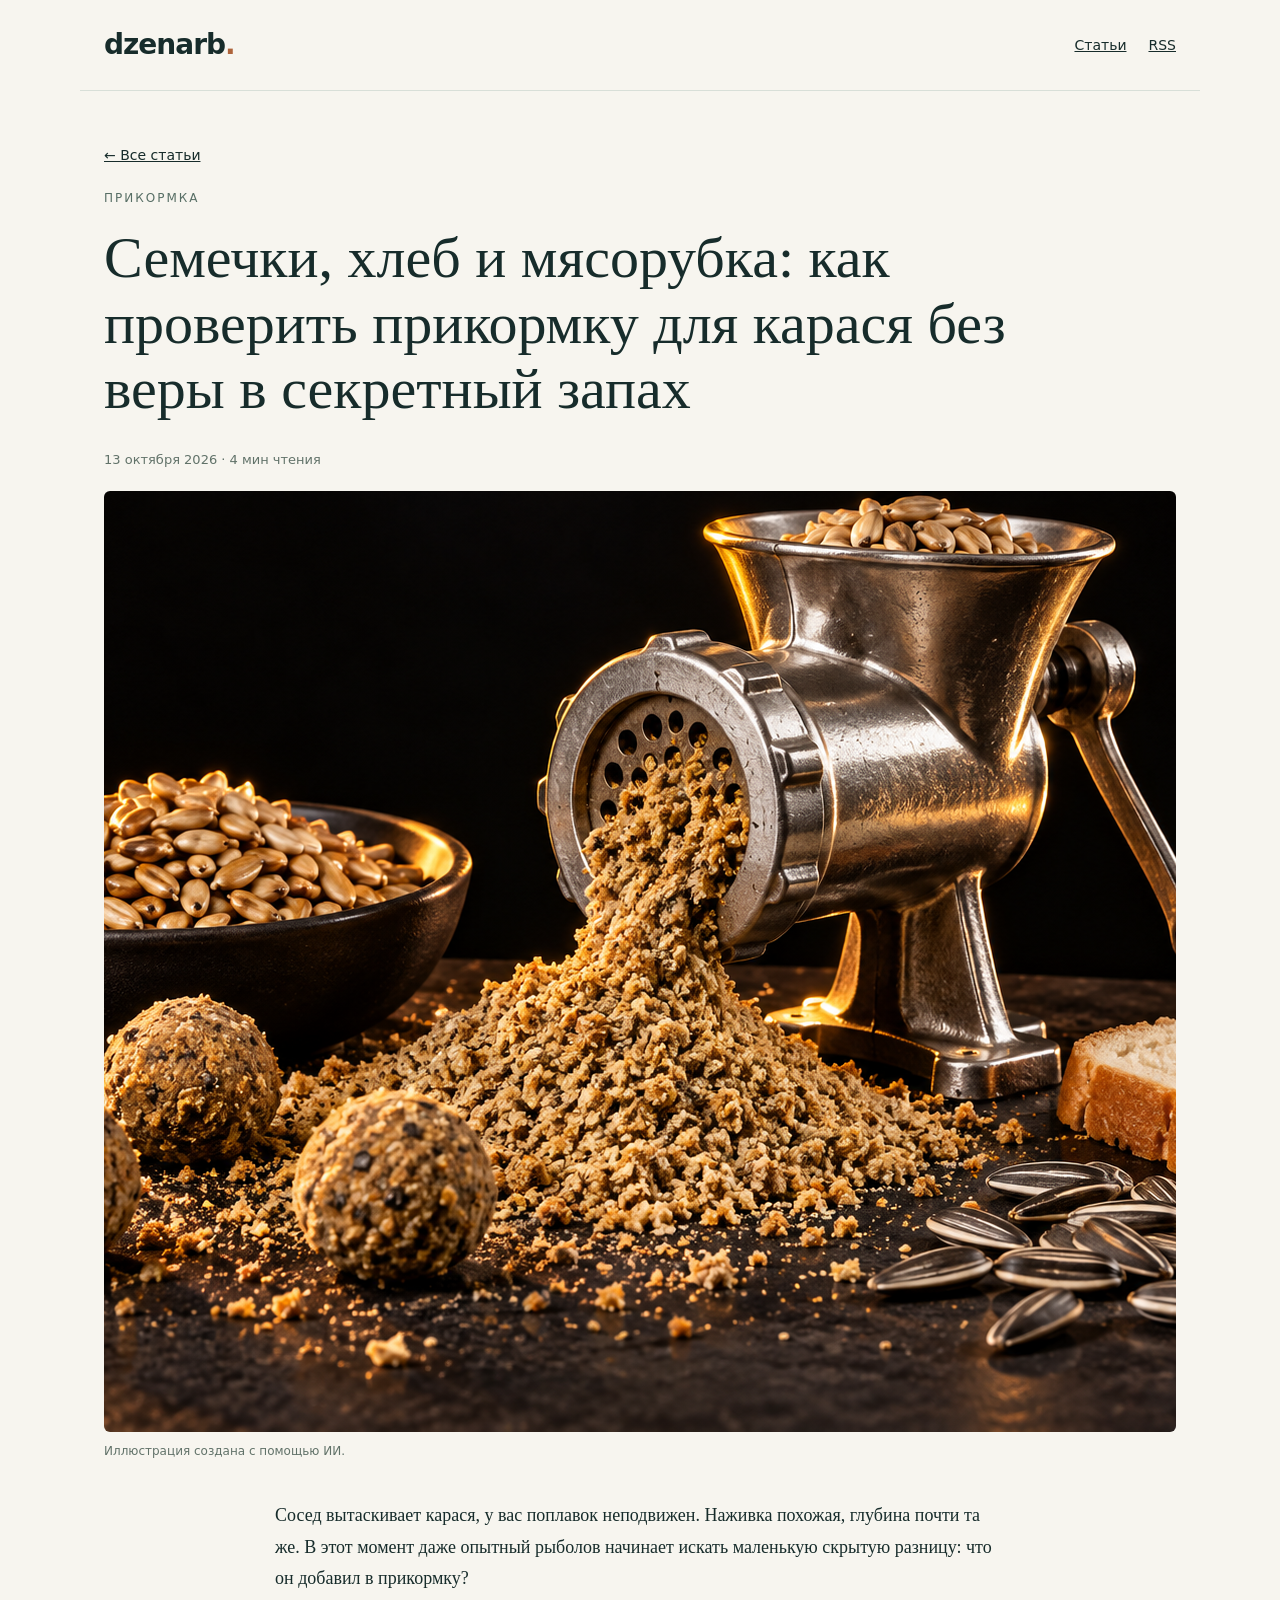
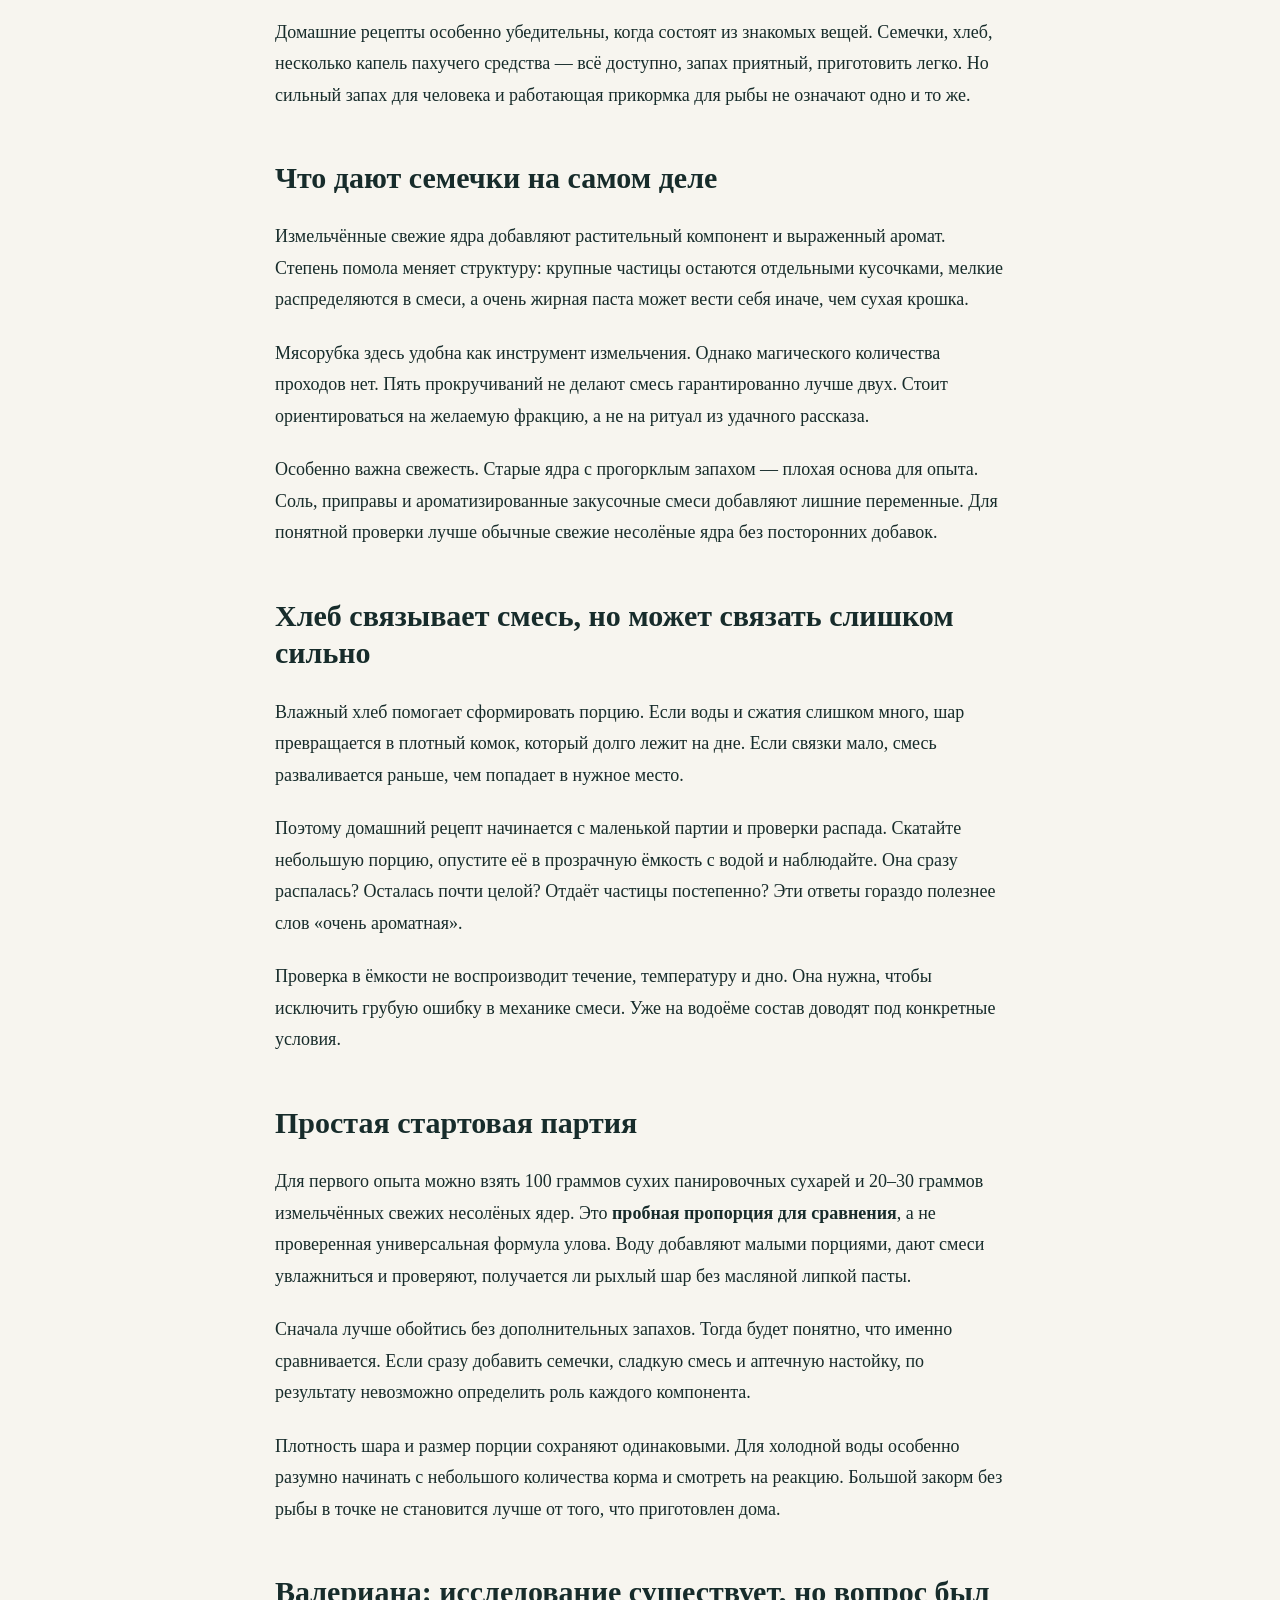
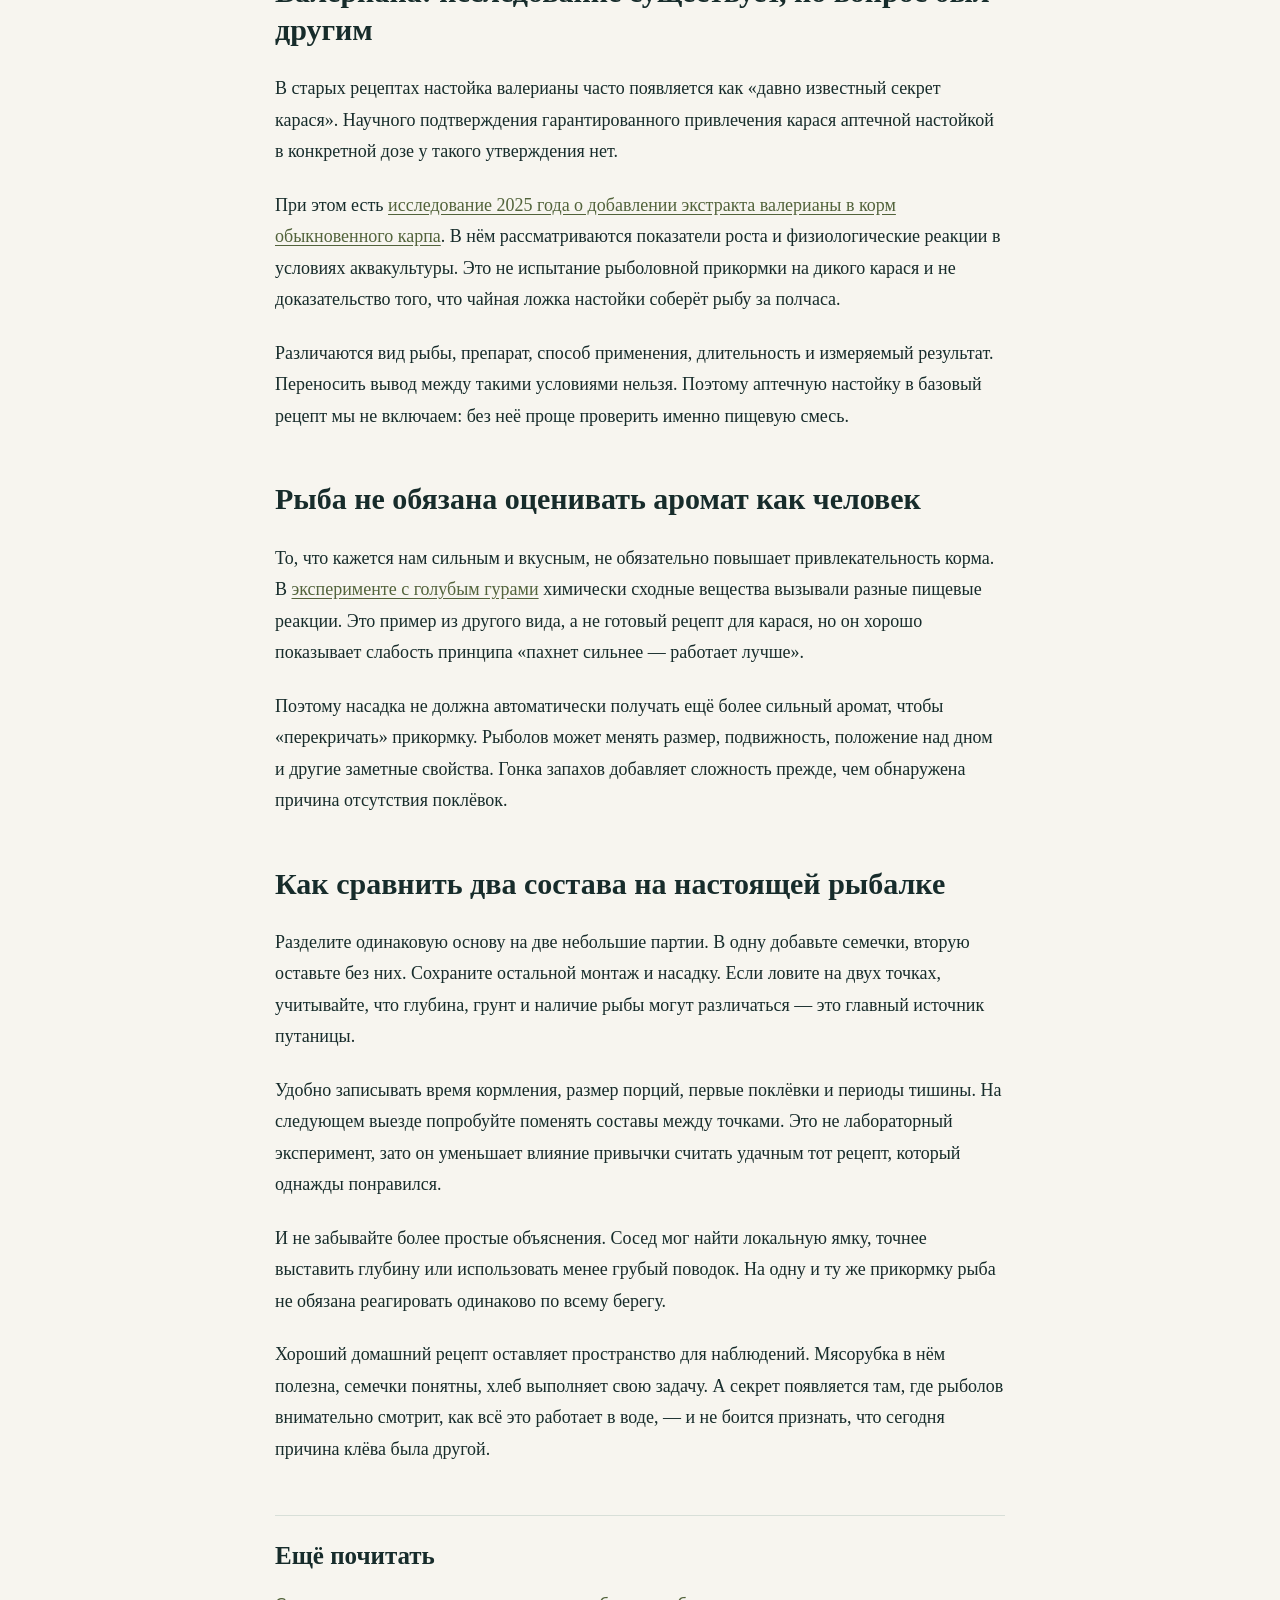
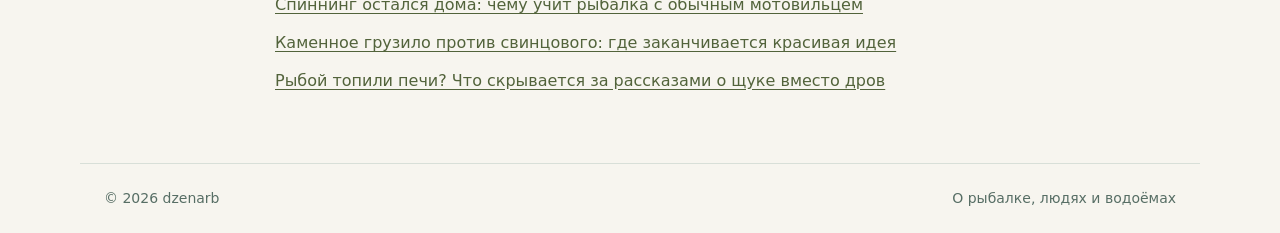
<file: 09-groundbait.html>
<!doctype html><html lang="ru"><head><meta charset="utf-8"><meta name="viewport" content="width=device-width,initial-scale=1"><title>Семечки, хлеб и мясорубка: как проверить прикормку для карася без веры в секретный запах — dzenarb</title><meta name="description" content="Структура смеси, пробная пропорция и честная проверка рецепта. Что исследование валерианы показало."><link rel="canonical" href="https://dzenarb.ru/09-groundbait.html"><link rel="alternate" type="application/rss+xml" title="dzenarb" href="/rss.xml"><link rel="stylesheet" href="/style.css"><meta property="og:title" content="Семечки, хлеб и мясорубка: как проверить прикормку для карася без веры в секретный запах — dzenarb"><meta property="og:description" content="Структура смеси, пробная пропорция и честная проверка рецепта. Что исследование валерианы показало."><meta property="og:url" content="https://dzenarb.ru/09-groundbait.html"><meta property="og:image" content="https://dzenarb.ru/09-groundbait.png"></head><body><header><a class="brand" href="/">dzenarb<span style="color:#ae643b">.</span></a><nav aria-label="Навигация"><a href="/">Статьи</a><a href="/rss.xml">RSS</a></nav></header><main><a class="back" href="/">← Все статьи</a><div class="eyebrow">Прикормка</div><h1>Семечки, хлеб и мясорубка: как проверить прикормку для карася без веры в секретный запах</h1><p class="meta">13 октября 2026 · 4 мин чтения</p><figure><img class="cover" src="/09-groundbait.png" alt="Мясорубка, семечки, хлеб и прикормочные шары" width="1672" height="941"></figure><p class="caption">Иллюстрация создана с помощью ИИ.</p><article class="text" id="article-body"><p>Сосед вытаскивает карася, у вас поплавок неподвижен. Наживка похожая, глубина почти та же. В этот момент даже опытный рыболов начинает искать маленькую скрытую разницу: что он добавил в прикормку?</p>
<p>Домашние рецепты особенно убедительны, когда состоят из знакомых вещей. Семечки, хлеб, несколько капель пахучего средства — всё доступно, запах приятный, приготовить легко. Но сильный запах для человека и работающая прикормка для рыбы не означают одно и то же.</p>
<h2>Что дают семечки на самом деле</h2>
<p>Измельчённые свежие ядра добавляют растительный компонент и выраженный аромат. Степень помола меняет структуру: крупные частицы остаются отдельными кусочками, мелкие распределяются в смеси, а очень жирная паста может вести себя иначе, чем сухая крошка.</p>
<p>Мясорубка здесь удобна как инструмент измельчения. Однако магического количества проходов нет. Пять прокручиваний не делают смесь гарантированно лучше двух. Стоит ориентироваться на желаемую фракцию, а не на ритуал из удачного рассказа.</p>
<p>Особенно важна свежесть. Старые ядра с прогорклым запахом — плохая основа для опыта. Соль, приправы и ароматизированные закусочные смеси добавляют лишние переменные. Для понятной проверки лучше обычные свежие несолёные ядра без посторонних добавок.</p>
<h2>Хлеб связывает смесь, но может связать слишком сильно</h2>
<p>Влажный хлеб помогает сформировать порцию. Если воды и сжатия слишком много, шар превращается в плотный комок, который долго лежит на дне. Если связки мало, смесь разваливается раньше, чем попадает в нужное место.</p>
<p>Поэтому домашний рецепт начинается с маленькой партии и проверки распада. Скатайте небольшую порцию, опустите её в прозрачную ёмкость с водой и наблюдайте. Она сразу распалась? Осталась почти целой? Отдаёт частицы постепенно? Эти ответы гораздо полезнее слов «очень ароматная».</p>
<p>Проверка в ёмкости не воспроизводит течение, температуру и дно. Она нужна, чтобы исключить грубую ошибку в механике смеси. Уже на водоёме состав доводят под конкретные условия.</p>
<h2>Простая стартовая партия</h2>
<p>Для первого опыта можно взять 100 граммов сухих панировочных сухарей и 20–30 граммов измельчённых свежих несолёных ядер. Это <b>пробная пропорция для сравнения</b>, а не проверенная универсальная формула улова. Воду добавляют малыми порциями, дают смеси увлажниться и проверяют, получается ли рыхлый шар без масляной липкой пасты.</p>
<p>Сначала лучше обойтись без дополнительных запахов. Тогда будет понятно, что именно сравнивается. Если сразу добавить семечки, сладкую смесь и аптечную настойку, по результату невозможно определить роль каждого компонента.</p>
<p>Плотность шара и размер порции сохраняют одинаковыми. Для холодной воды особенно разумно начинать с небольшого количества корма и смотреть на реакцию. Большой закорм без рыбы в точке не становится лучше от того, что приготовлен дома.</p>
<h2>Валериана: исследование существует, но вопрос был другим</h2>
<p>В старых рецептах настойка валерианы часто появляется как «давно известный секрет карася». Научного подтверждения гарантированного привлечения карася аптечной настойкой в конкретной дозе у такого утверждения нет.</p>
<p>При этом есть <a href="https://onlinelibrary.wiley.com/doi/10.1155/are/7950238">исследование 2025 года о добавлении экстракта валерианы в корм обыкновенного карпа</a>. В нём рассматриваются показатели роста и физиологические реакции в условиях аквакультуры. Это не испытание рыболовной прикормки на дикого карася и не доказательство того, что чайная ложка настойки соберёт рыбу за полчаса.</p>
<p>Различаются вид рыбы, препарат, способ применения, длительность и измеряемый результат. Переносить вывод между такими условиями нельзя. Поэтому аптечную настойку в базовый рецепт мы не включаем: без неё проще проверить именно пищевую смесь.</p>
<h2>Рыба не обязана оценивать аромат как человек</h2>
<p>То, что кажется нам сильным и вкусным, не обязательно повышает привлекательность корма. В <a href="https://www.nature.com/articles/s41598-020-64556-6">эксперименте с голубым гурами</a> химически сходные вещества вызывали разные пищевые реакции. Это пример из другого вида, а не готовый рецепт для карася, но он хорошо показывает слабость принципа «пахнет сильнее — работает лучше».</p>
<p>Поэтому насадка не должна автоматически получать ещё более сильный аромат, чтобы «перекричать» прикормку. Рыболов может менять размер, подвижность, положение над дном и другие заметные свойства. Гонка запахов добавляет сложность прежде, чем обнаружена причина отсутствия поклёвок.</p>
<h2>Как сравнить два состава на настоящей рыбалке</h2>
<p>Разделите одинаковую основу на две небольшие партии. В одну добавьте семечки, вторую оставьте без них. Сохраните остальной монтаж и насадку. Если ловите на двух точках, учитывайте, что глубина, грунт и наличие рыбы могут различаться — это главный источник путаницы.</p>
<p>Удобно записывать время кормления, размер порций, первые поклёвки и периоды тишины. На следующем выезде попробуйте поменять составы между точками. Это не лабораторный эксперимент, зато он уменьшает влияние привычки считать удачным тот рецепт, который однажды понравился.</p>
<p>И не забывайте более простые объяснения. Сосед мог найти локальную ямку, точнее выставить глубину или использовать менее грубый поводок. На одну и ту же прикормку рыба не обязана реагировать одинаково по всему берегу.</p>
<p>Хороший домашний рецепт оставляет пространство для наблюдений. Мясорубка в нём полезна, семечки понятны, хлеб выполняет свою задачу. А секрет появляется там, где рыболов внимательно смотрит, как всё это работает в воде, — и не боится признать, что сегодня причина клёва была другой.</p><aside class="related"><h2>Ещё почитать</h2><a href="/01-handline.html">Спиннинг остался дома: чему учит рыбалка с обычным мотовильцем</a><a href="/02-stone-sinker.html">Каменное грузило против свинцового: где заканчивается красивая идея</a><a href="/03-fish-fuel.html">Рыбой топили печи? Что скрывается за рассказами о щуке вместо дров</a></aside></article></main><footer><span>© 2026 dzenarb</span><span>О рыбалке, людях и водоёмах</span></footer></body></html>
</file>
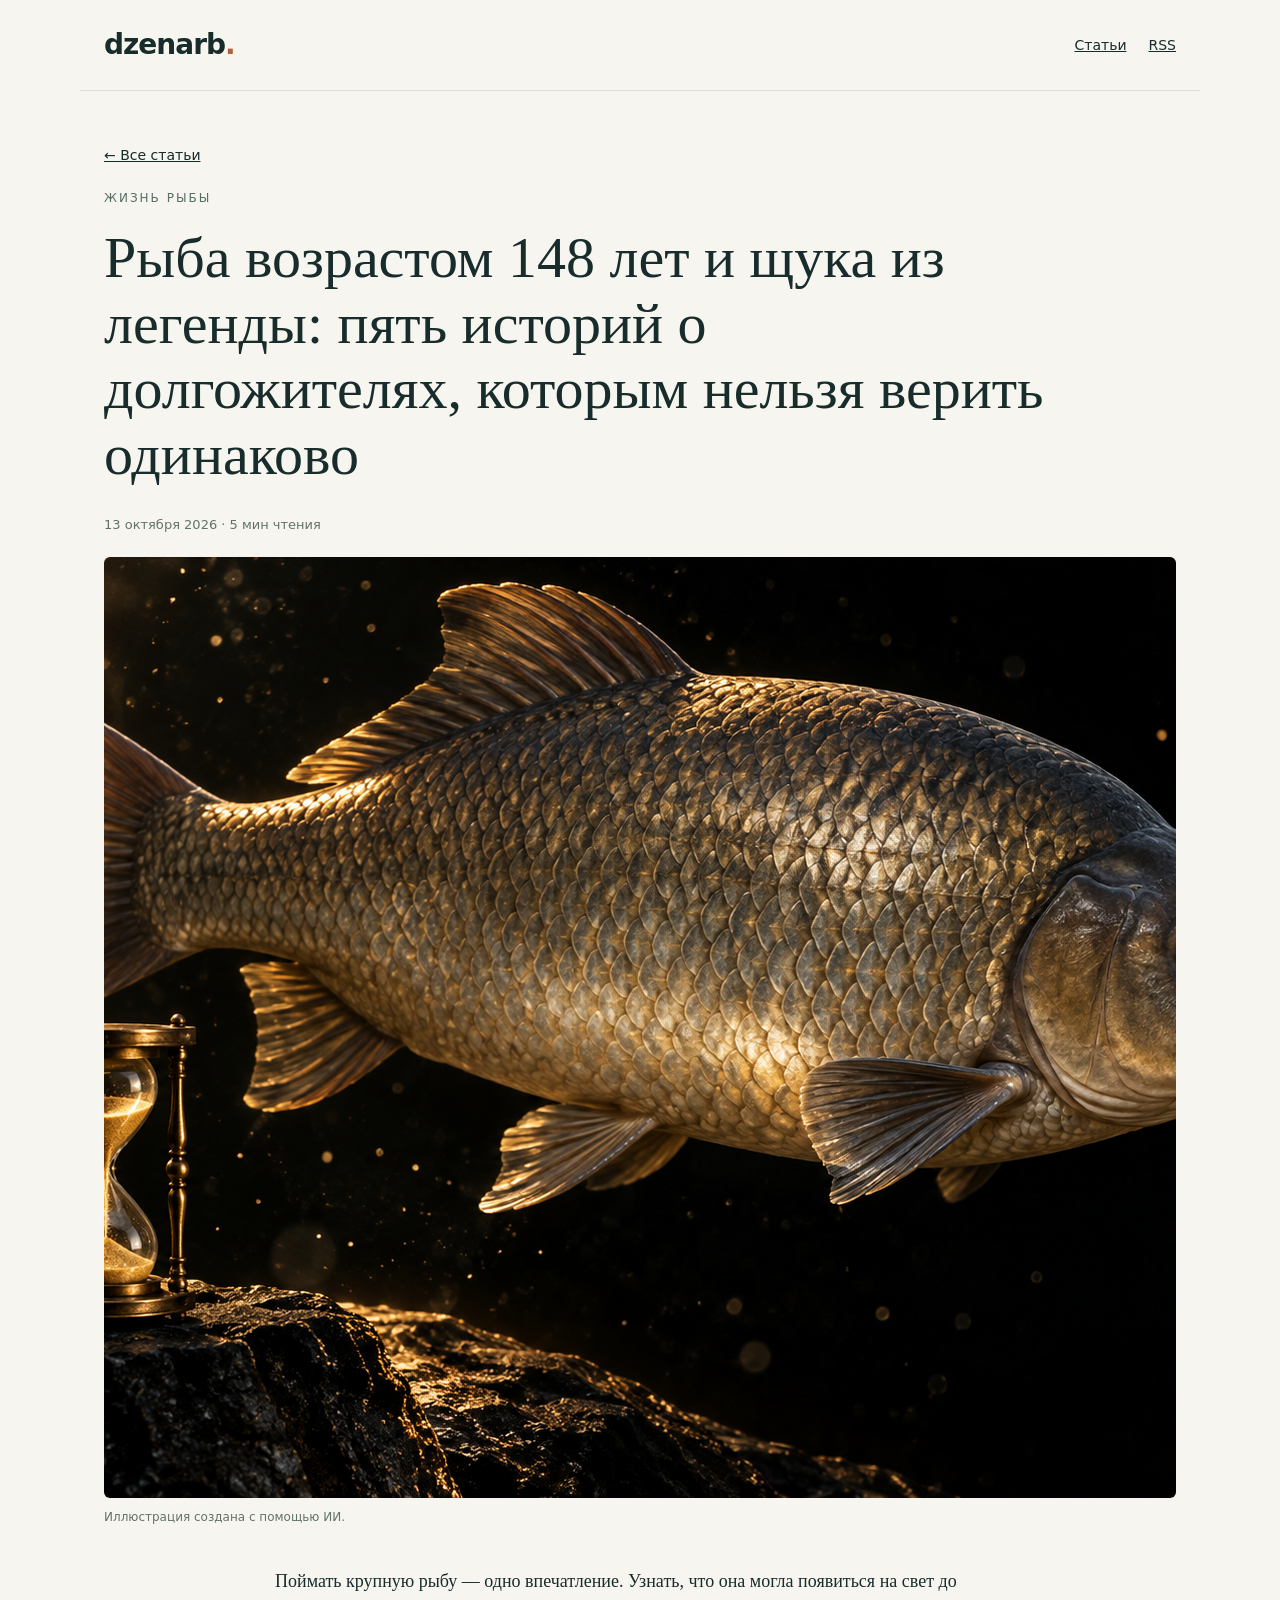
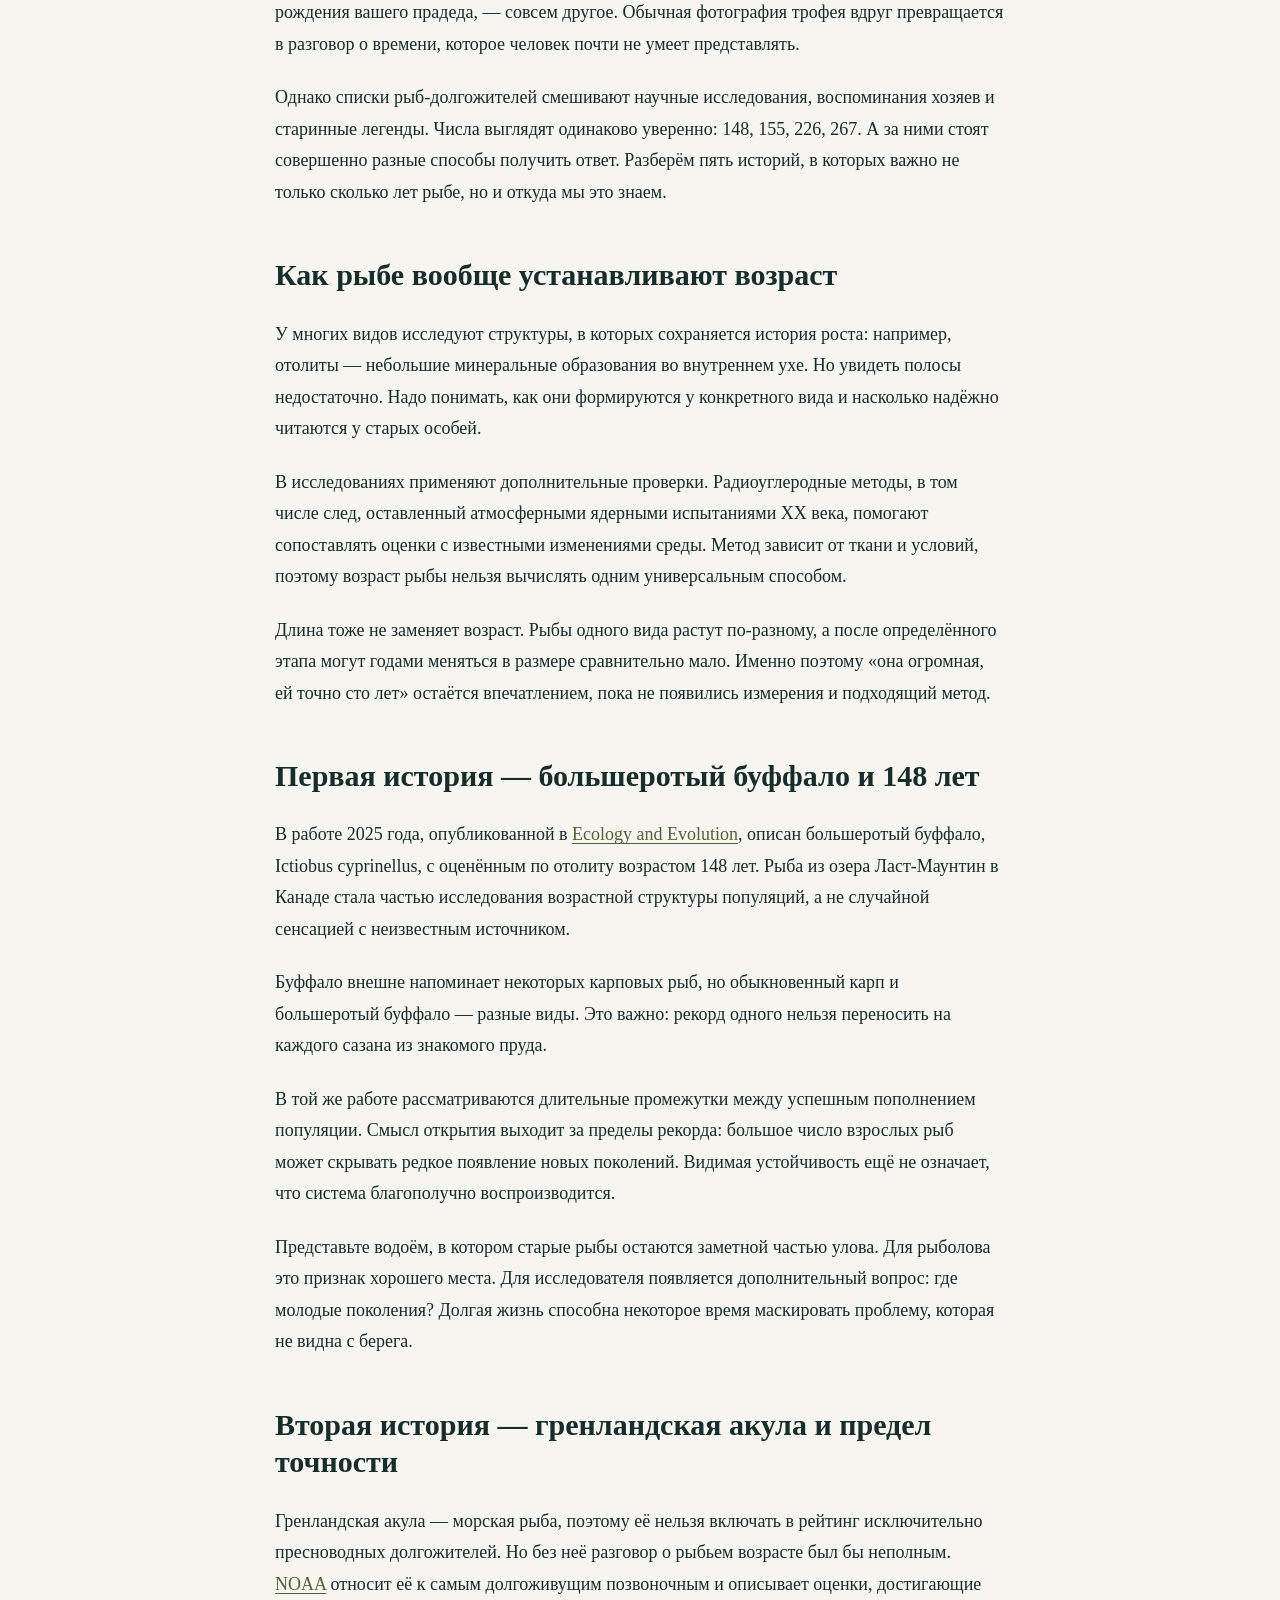
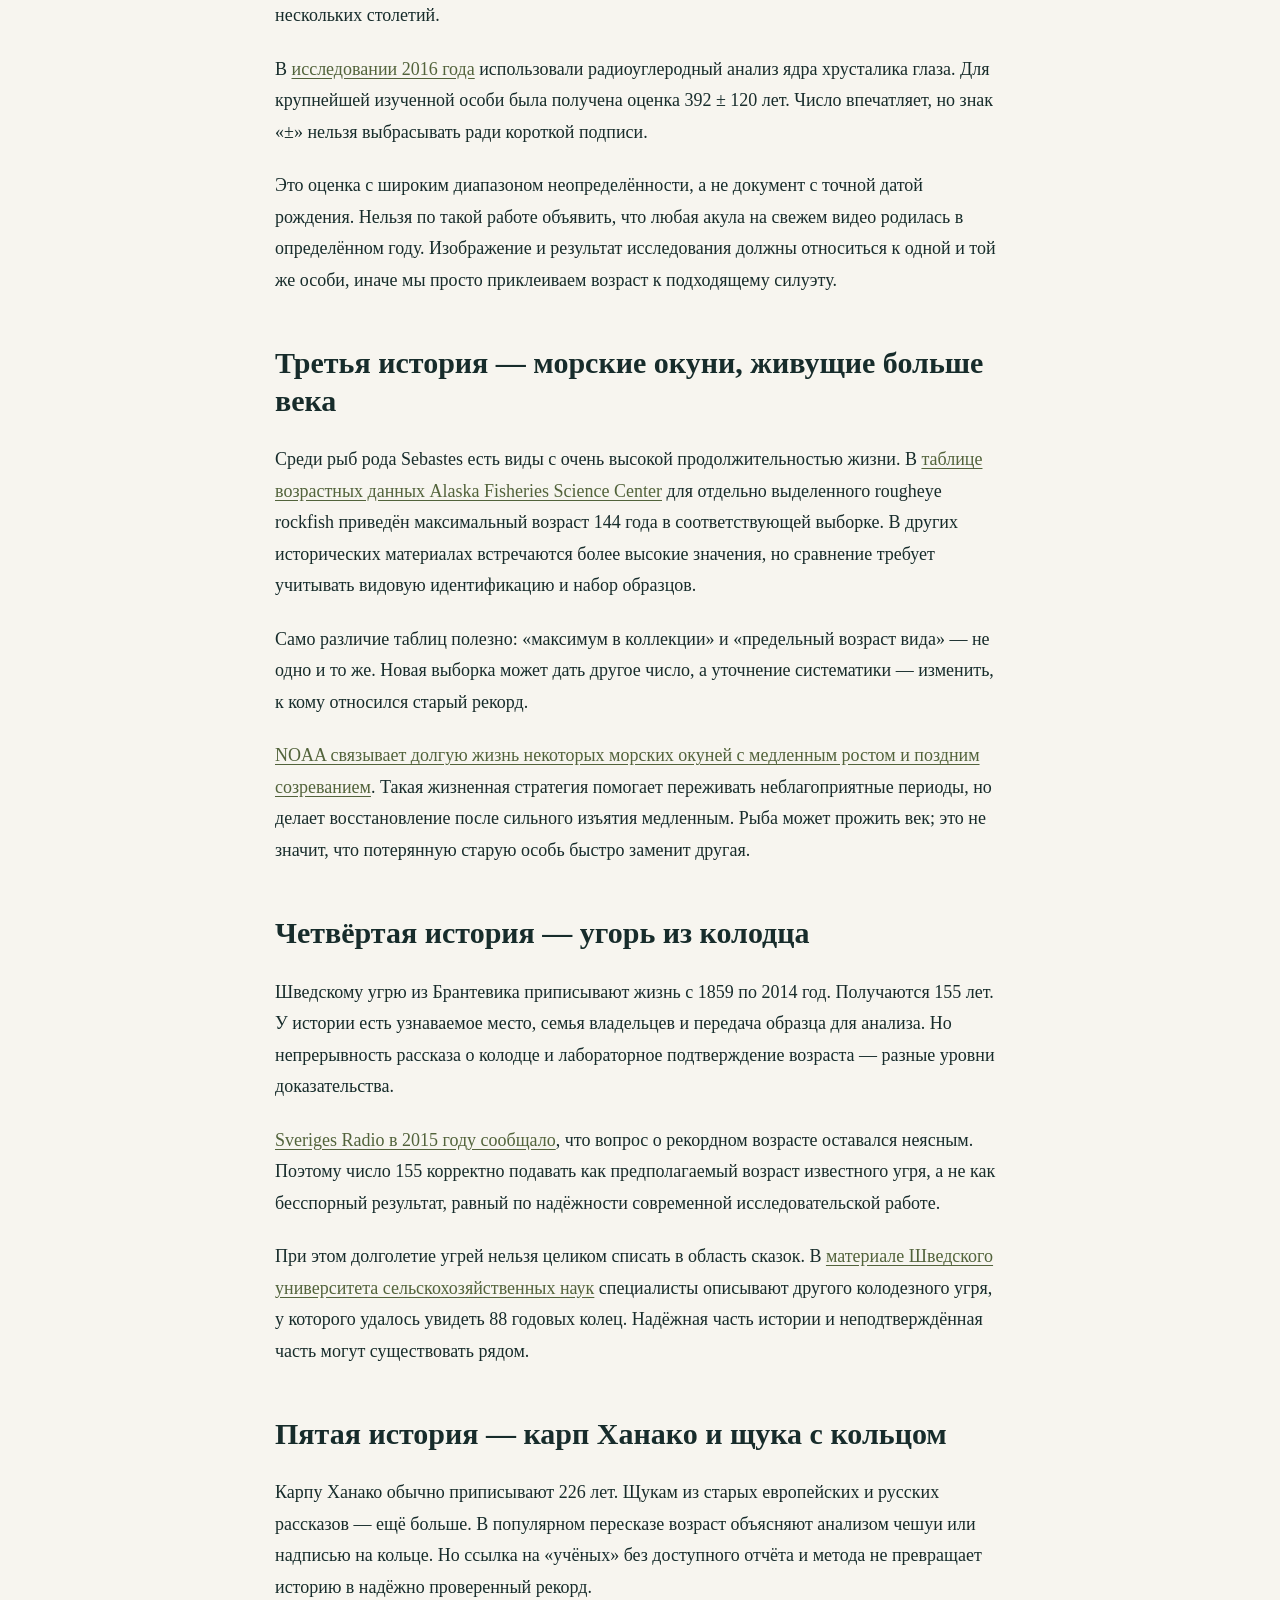
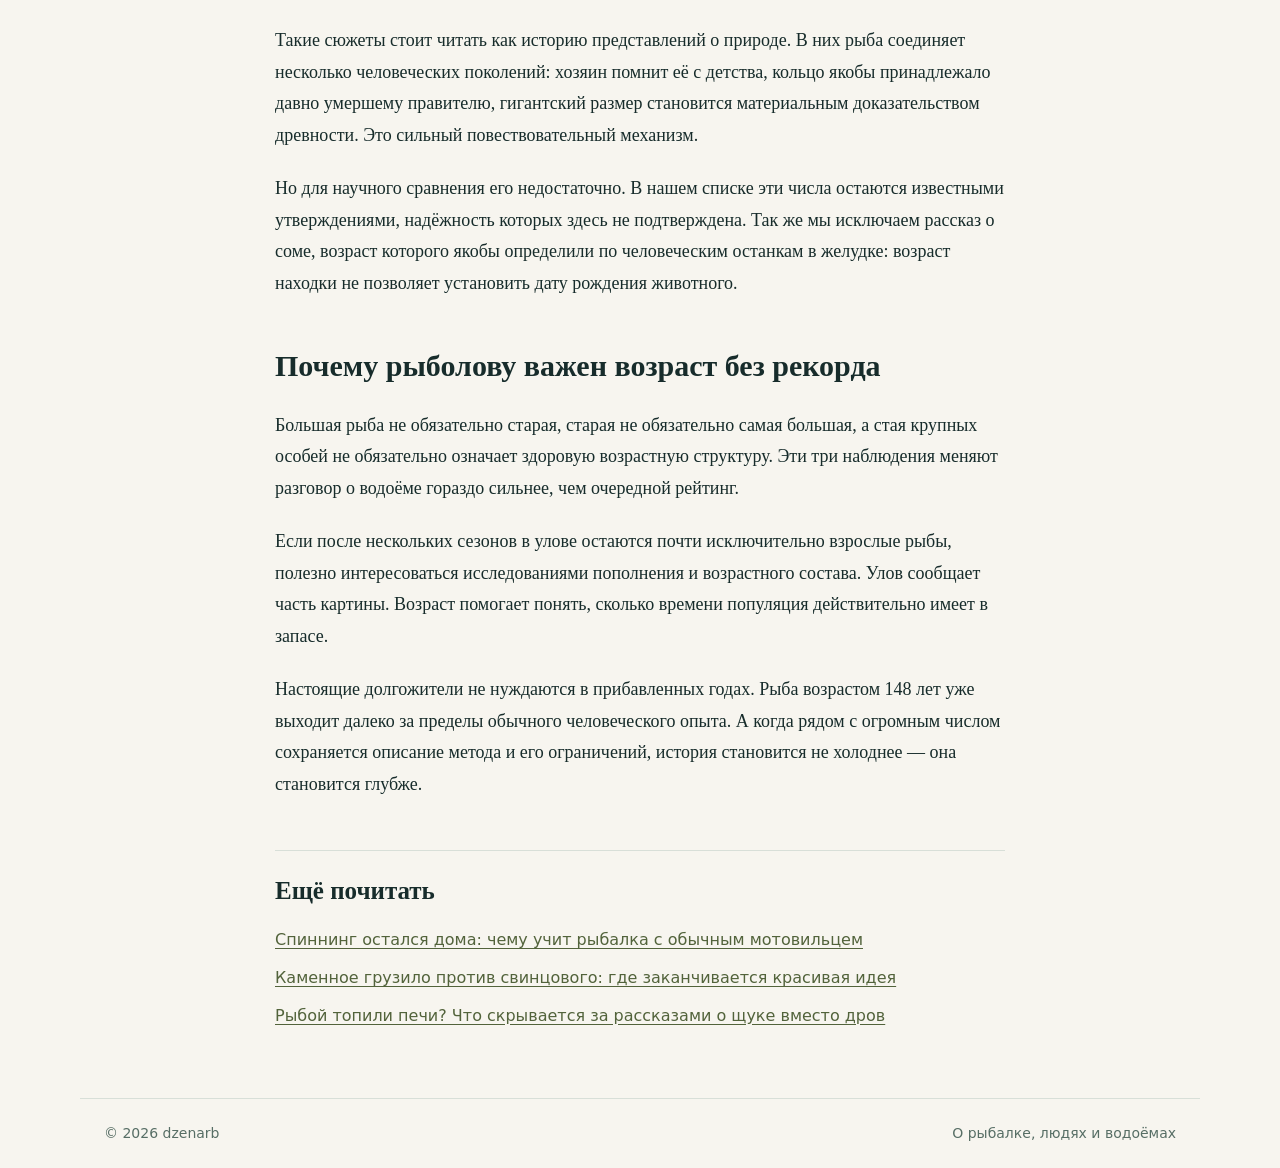
<file: 10-long-lived-fish.html>
<!doctype html><html lang="ru"><head><meta charset="utf-8"><meta name="viewport" content="width=device-width,initial-scale=1"><title>Рыба возрастом 148 лет и щука из легенды: пять историй о долгожителях, которым нельзя верить одинаково — dzenarb</title><meta name="description" content="Научные оценки возраста и граница между измерением, воспоминанием и легендой."><link rel="canonical" href="https://dzenarb.ru/10-long-lived-fish.html"><link rel="alternate" type="application/rss+xml" title="dzenarb" href="/rss.xml"><link rel="stylesheet" href="/style.css"><meta property="og:title" content="Рыба возрастом 148 лет и щука из легенды: пять историй о долгожителях, которым нельзя верить одинаково — dzenarb"><meta property="og:description" content="Научные оценки возраста и граница между измерением, воспоминанием и легендой."><meta property="og:url" content="https://dzenarb.ru/10-long-lived-fish.html"><meta property="og:image" content="https://dzenarb.ru/10-long-lived-fish.png"></head><body><header><a class="brand" href="/">dzenarb<span style="color:#ae643b">.</span></a><nav aria-label="Навигация"><a href="/">Статьи</a><a href="/rss.xml">RSS</a></nav></header><main><a class="back" href="/">← Все статьи</a><div class="eyebrow">Жизнь рыбы</div><h1>Рыба возрастом 148 лет и щука из легенды: пять историй о долгожителях, которым нельзя верить одинаково</h1><p class="meta">13 октября 2026 · 5 мин чтения</p><figure><img class="cover" src="/10-long-lived-fish.png" alt="Художественная иллюстрация рыбы и песочных часов" width="1672" height="941"></figure><p class="caption">Иллюстрация создана с помощью ИИ.</p><article class="text" id="article-body"><p>Поймать крупную рыбу — одно впечатление. Узнать, что она могла появиться на свет до рождения вашего прадеда, — совсем другое. Обычная фотография трофея вдруг превращается в разговор о времени, которое человек почти не умеет представлять.</p>
<p>Однако списки рыб-долгожителей смешивают научные исследования, воспоминания хозяев и старинные легенды. Числа выглядят одинаково уверенно: 148, 155, 226, 267. А за ними стоят совершенно разные способы получить ответ. Разберём пять историй, в которых важно не только сколько лет рыбе, но и откуда мы это знаем.</p>
<h2>Как рыбе вообще устанавливают возраст</h2>
<p>У многих видов исследуют структуры, в которых сохраняется история роста: например, отолиты — небольшие минеральные образования во внутреннем ухе. Но увидеть полосы недостаточно. Надо понимать, как они формируются у конкретного вида и насколько надёжно читаются у старых особей.</p>
<p>В исследованиях применяют дополнительные проверки. Радиоуглеродные методы, в том числе след, оставленный атмосферными ядерными испытаниями XX века, помогают сопоставлять оценки с известными изменениями среды. Метод зависит от ткани и условий, поэтому возраст рыбы нельзя вычислять одним универсальным способом.</p>
<p>Длина тоже не заменяет возраст. Рыбы одного вида растут по-разному, а после определённого этапа могут годами меняться в размере сравнительно мало. Именно поэтому «она огромная, ей точно сто лет» остаётся впечатлением, пока не появились измерения и подходящий метод.</p>
<h2>Первая история — большеротый буффало и 148 лет</h2>
<p>В работе 2025 года, опубликованной в <a href="https://onlinelibrary.wiley.com/doi/10.1002/ece3.72483">Ecology and Evolution</a>, описан большеротый буффало, Ictiobus cyprinellus, с оценённым по отолиту возрастом 148 лет. Рыба из озера Ласт-Маунтин в Канаде стала частью исследования возрастной структуры популяций, а не случайной сенсацией с неизвестным источником.</p>
<p>Буффало внешне напоминает некоторых карповых рыб, но обыкновенный карп и большеротый буффало — разные виды. Это важно: рекорд одного нельзя переносить на каждого сазана из знакомого пруда.</p>
<p>В той же работе рассматриваются длительные промежутки между успешным пополнением популяции. Смысл открытия выходит за пределы рекорда: большое число взрослых рыб может скрывать редкое появление новых поколений. Видимая устойчивость ещё не означает, что система благополучно воспроизводится.</p>
<p>Представьте водоём, в котором старые рыбы остаются заметной частью улова. Для рыболова это признак хорошего места. Для исследователя появляется дополнительный вопрос: где молодые поколения? Долгая жизнь способна некоторое время маскировать проблему, которая не видна с берега.</p>
<h2>Вторая история — гренландская акула и предел точности</h2>
<p>Гренландская акула — морская рыба, поэтому её нельзя включать в рейтинг исключительно пресноводных долгожителей. Но без неё разговор о рыбьем возрасте был бы неполным. <a href="https://oceanservice.noaa.gov/facts/greenland-shark.html">NOAA</a> относит её к самым долгоживущим позвоночным и описывает оценки, достигающие нескольких столетий.</p>
<p>В <a href="https://www.the-galli-lab.co.uk/_files/ugd/f1b4ef_23d64e6ca53e4de79addca0e7eb0c724.pdf">исследовании 2016 года</a> использовали радиоуглеродный анализ ядра хрусталика глаза. Для крупнейшей изученной особи была получена оценка 392 ± 120 лет. Число впечатляет, но знак «±» нельзя выбрасывать ради короткой подписи.</p>
<p>Это оценка с широким диапазоном неопределённости, а не документ с точной датой рождения. Нельзя по такой работе объявить, что любая акула на свежем видео родилась в определённом году. Изображение и результат исследования должны относиться к одной и той же особи, иначе мы просто приклеиваем возраст к подходящему силуэту.</p>
<h2>Третья история — морские окуни, живущие больше века</h2>
<p>Среди рыб рода Sebastes есть виды с очень высокой продолжительностью жизни. В <a href="https://apps-afsc.fisheries.noaa.gov/refm/age/Stats/Max_age.htm">таблице возрастных данных Alaska Fisheries Science Center</a> для отдельно выделенного rougheye rockfish приведён максимальный возраст 144 года в соответствующей выборке. В других исторических материалах встречаются более высокие значения, но сравнение требует учитывать видовую идентификацию и набор образцов.</p>
<p>Само различие таблиц полезно: «максимум в коллекции» и «предельный возраст вида» — не одно и то же. Новая выборка может дать другое число, а уточнение систематики — изменить, к кому относился старый рекорд.</p>
<p><a href="https://www.fisheries.noaa.gov/feature-story/rockfish-getting-better-age">NOAA связывает долгую жизнь некоторых морских окуней с медленным ростом и поздним созреванием</a>. Такая жизненная стратегия помогает переживать неблагоприятные периоды, но делает восстановление после сильного изъятия медленным. Рыба может прожить век; это не значит, что потерянную старую особь быстро заменит другая.</p>
<h2>Четвёртая история — угорь из колодца</h2>
<p>Шведскому угрю из Брантевика приписывают жизнь с 1859 по 2014 год. Получаются 155 лет. У истории есть узнаваемое место, семья владельцев и передача образца для анализа. Но непрерывность рассказа о колодце и лабораторное подтверждение возраста — разные уровни доказательства.</p>
<p><a href="https://www.sverigesradio.se/artikel/6290987">Sveriges Radio в 2015 году сообщало</a>, что вопрос о рекордном возрасте оставался неясным. Поэтому число 155 корректно подавать как предполагаемый возраст известного угря, а не как бесспорный результат, равный по надёжности современной исследовательской работе.</p>
<p>При этом долголетие угрей нельзя целиком списать в область сказок. В <a href="https://internt.slu.se/nyheter-originalen/2020/6/urshultsalen/">материале Шведского университета сельскохозяйственных наук</a> специалисты описывают другого колодезного угря, у которого удалось увидеть 88 годовых колец. Надёжная часть истории и неподтверждённая часть могут существовать рядом.</p>
<h2>Пятая история — карп Ханако и щука с кольцом</h2>
<p>Карпу Ханако обычно приписывают 226 лет. Щукам из старых европейских и русских рассказов — ещё больше. В популярном пересказе возраст объясняют анализом чешуи или надписью на кольце. Но ссылка на «учёных» без доступного отчёта и метода не превращает историю в надёжно проверенный рекорд.</p>
<p>Такие сюжеты стоит читать как историю представлений о природе. В них рыба соединяет несколько человеческих поколений: хозяин помнит её с детства, кольцо якобы принадлежало давно умершему правителю, гигантский размер становится материальным доказательством древности. Это сильный повествовательный механизм.</p>
<p>Но для научного сравнения его недостаточно. В нашем списке эти числа остаются известными утверждениями, надёжность которых здесь не подтверждена. Так же мы исключаем рассказ о соме, возраст которого якобы определили по человеческим останкам в желудке: возраст находки не позволяет установить дату рождения животного.</p>
<h2>Почему рыболову важен возраст без рекорда</h2>
<p>Большая рыба не обязательно старая, старая не обязательно самая большая, а стая крупных особей не обязательно означает здоровую возрастную структуру. Эти три наблюдения меняют разговор о водоёме гораздо сильнее, чем очередной рейтинг.</p>
<p>Если после нескольких сезонов в улове остаются почти исключительно взрослые рыбы, полезно интересоваться исследованиями пополнения и возрастного состава. Улов сообщает часть картины. Возраст помогает понять, сколько времени популяция действительно имеет в запасе.</p>
<p>Настоящие долгожители не нуждаются в прибавленных годах. Рыба возрастом 148 лет уже выходит далеко за пределы обычного человеческого опыта. А когда рядом с огромным числом сохраняется описание метода и его ограничений, история становится не холоднее — она становится глубже.</p><aside class="related"><h2>Ещё почитать</h2><a href="/01-handline.html">Спиннинг остался дома: чему учит рыбалка с обычным мотовильцем</a><a href="/02-stone-sinker.html">Каменное грузило против свинцового: где заканчивается красивая идея</a><a href="/03-fish-fuel.html">Рыбой топили печи? Что скрывается за рассказами о щуке вместо дров</a></aside></article></main><footer><span>© 2026 dzenarb</span><span>О рыбалке, людях и водоёмах</span></footer></body></html>
</file>
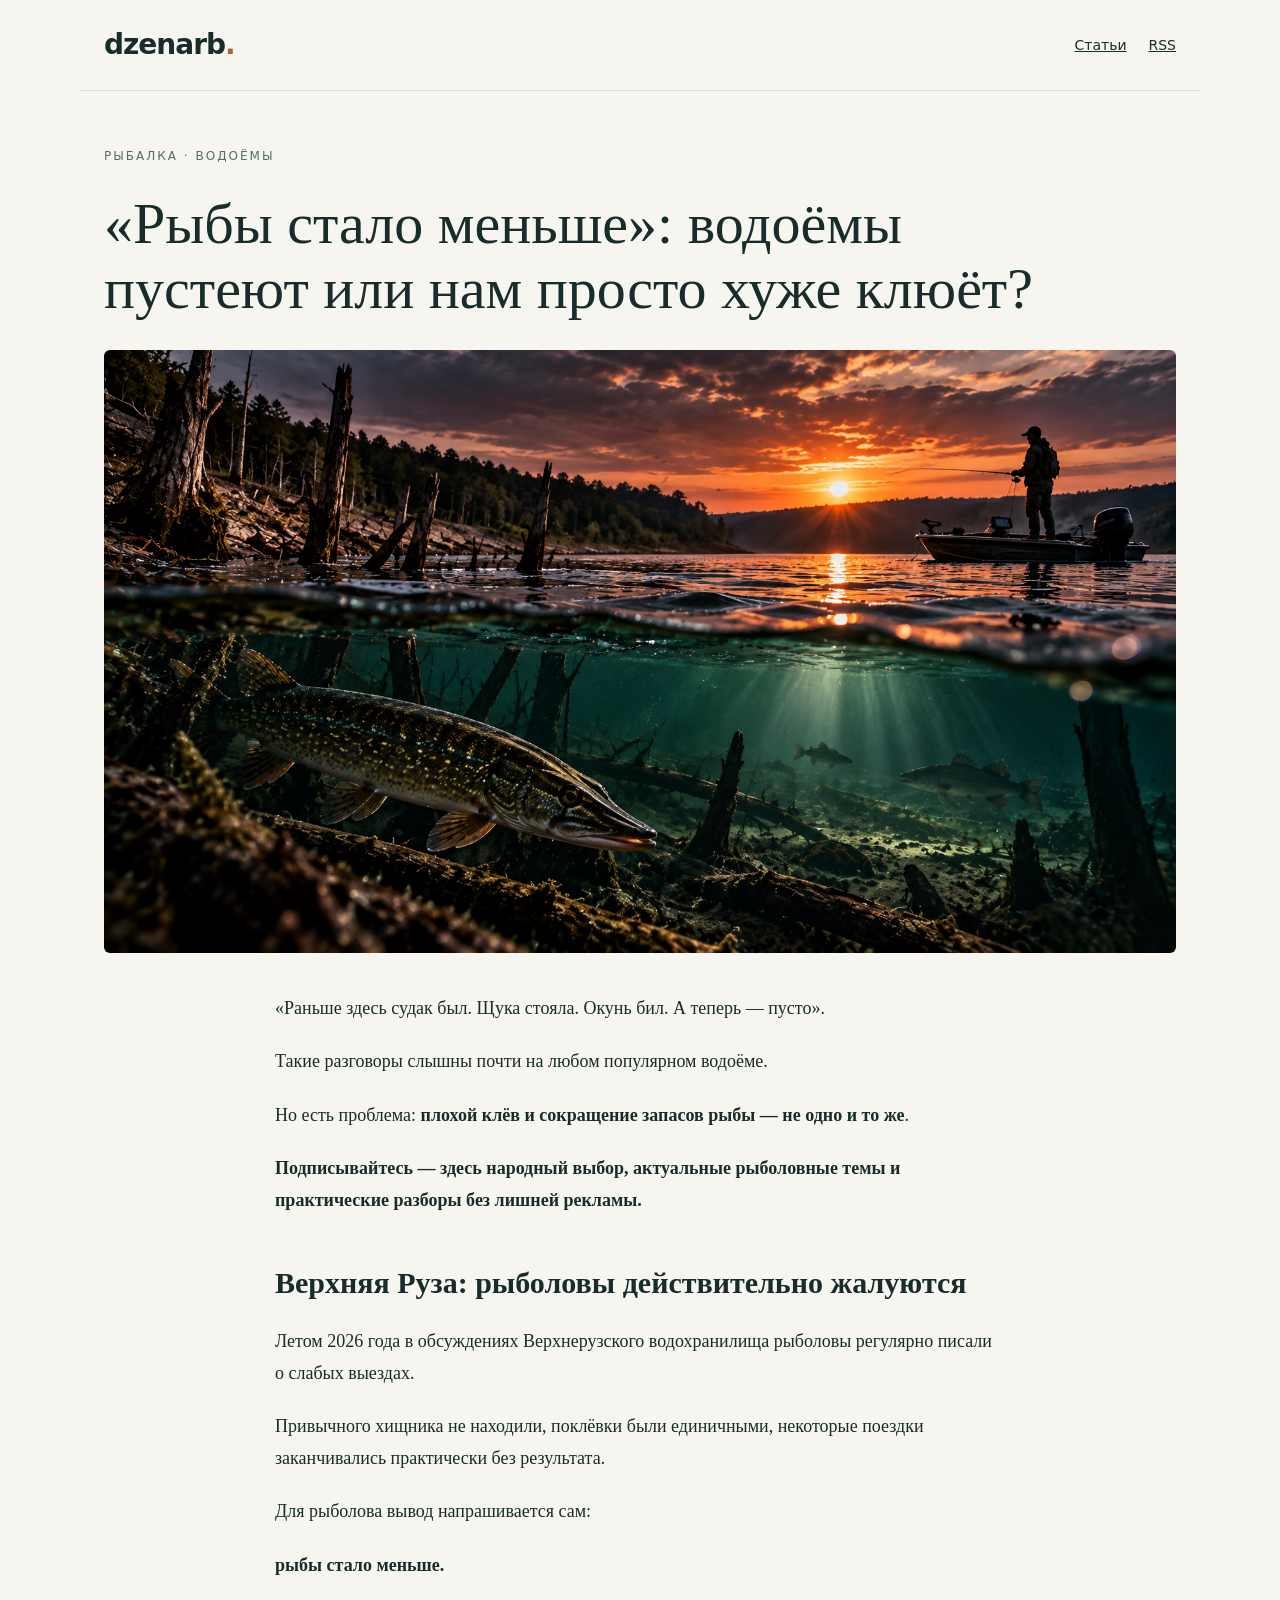
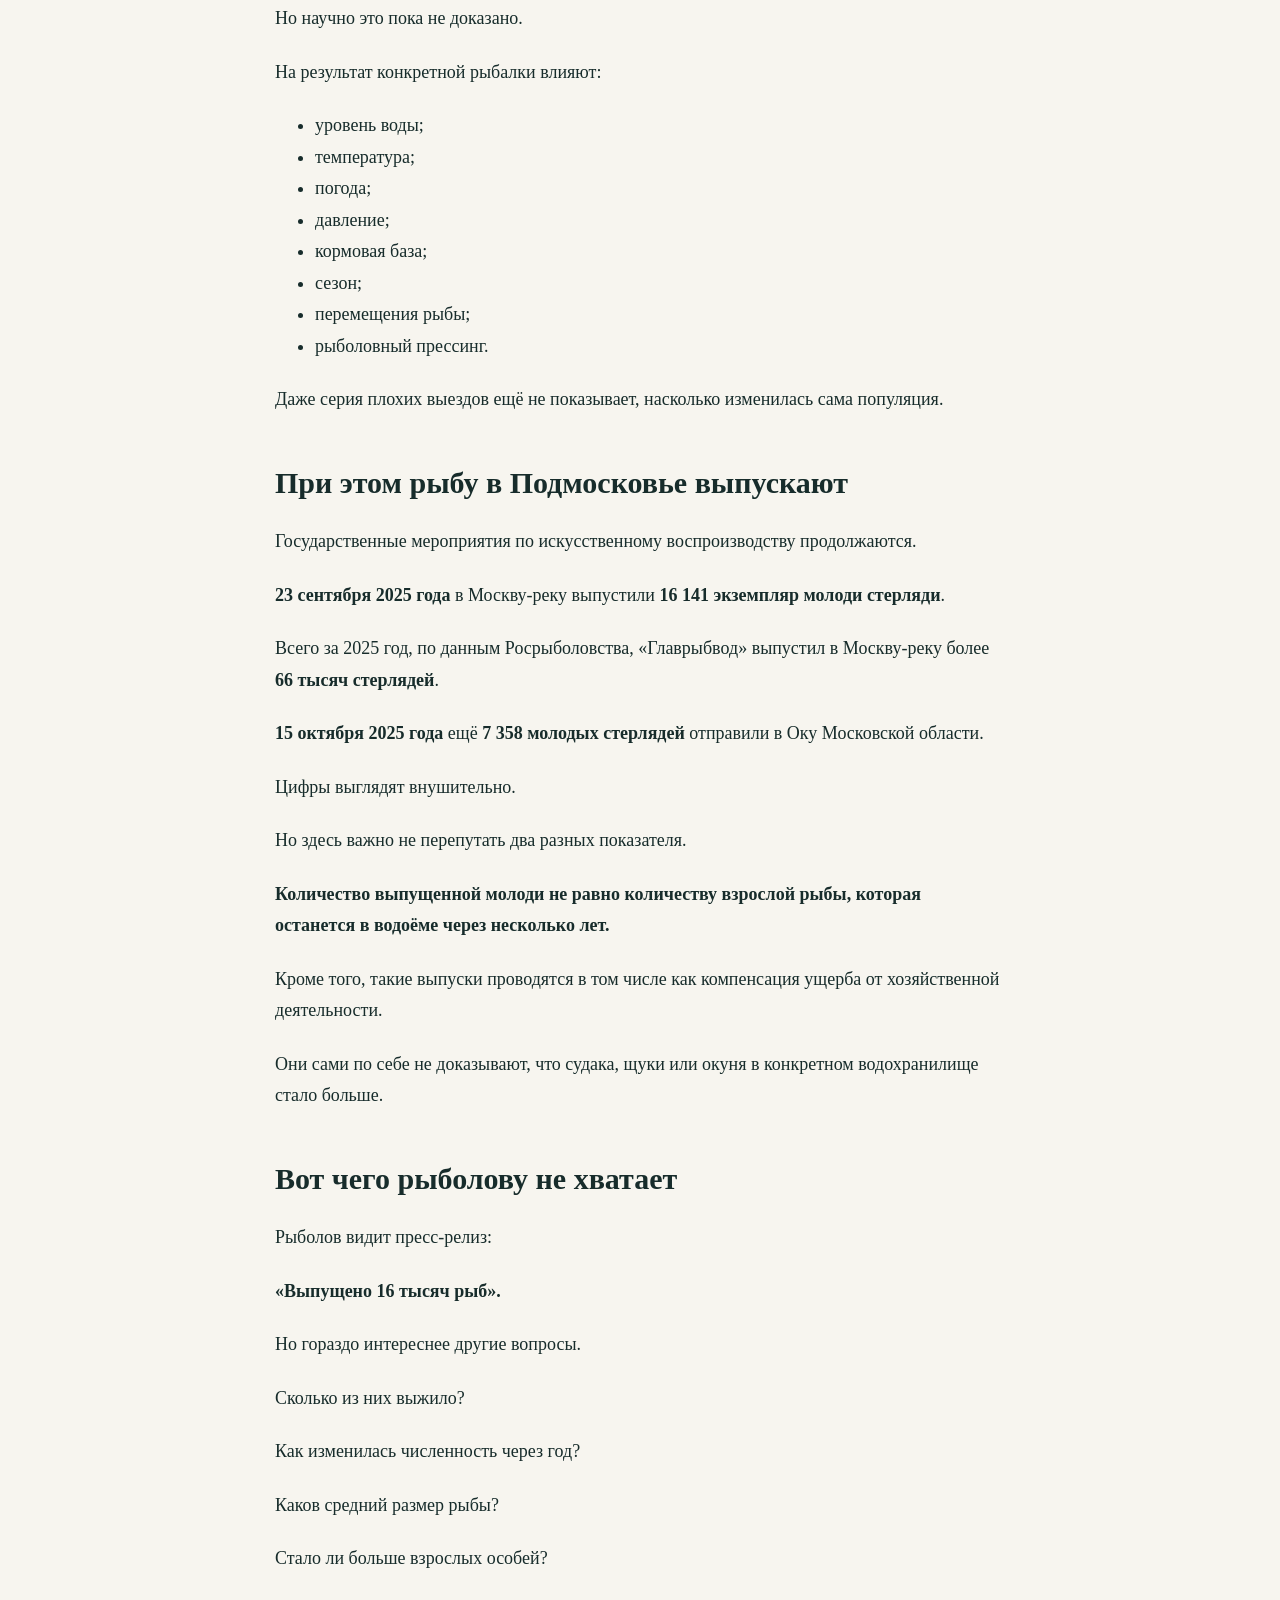
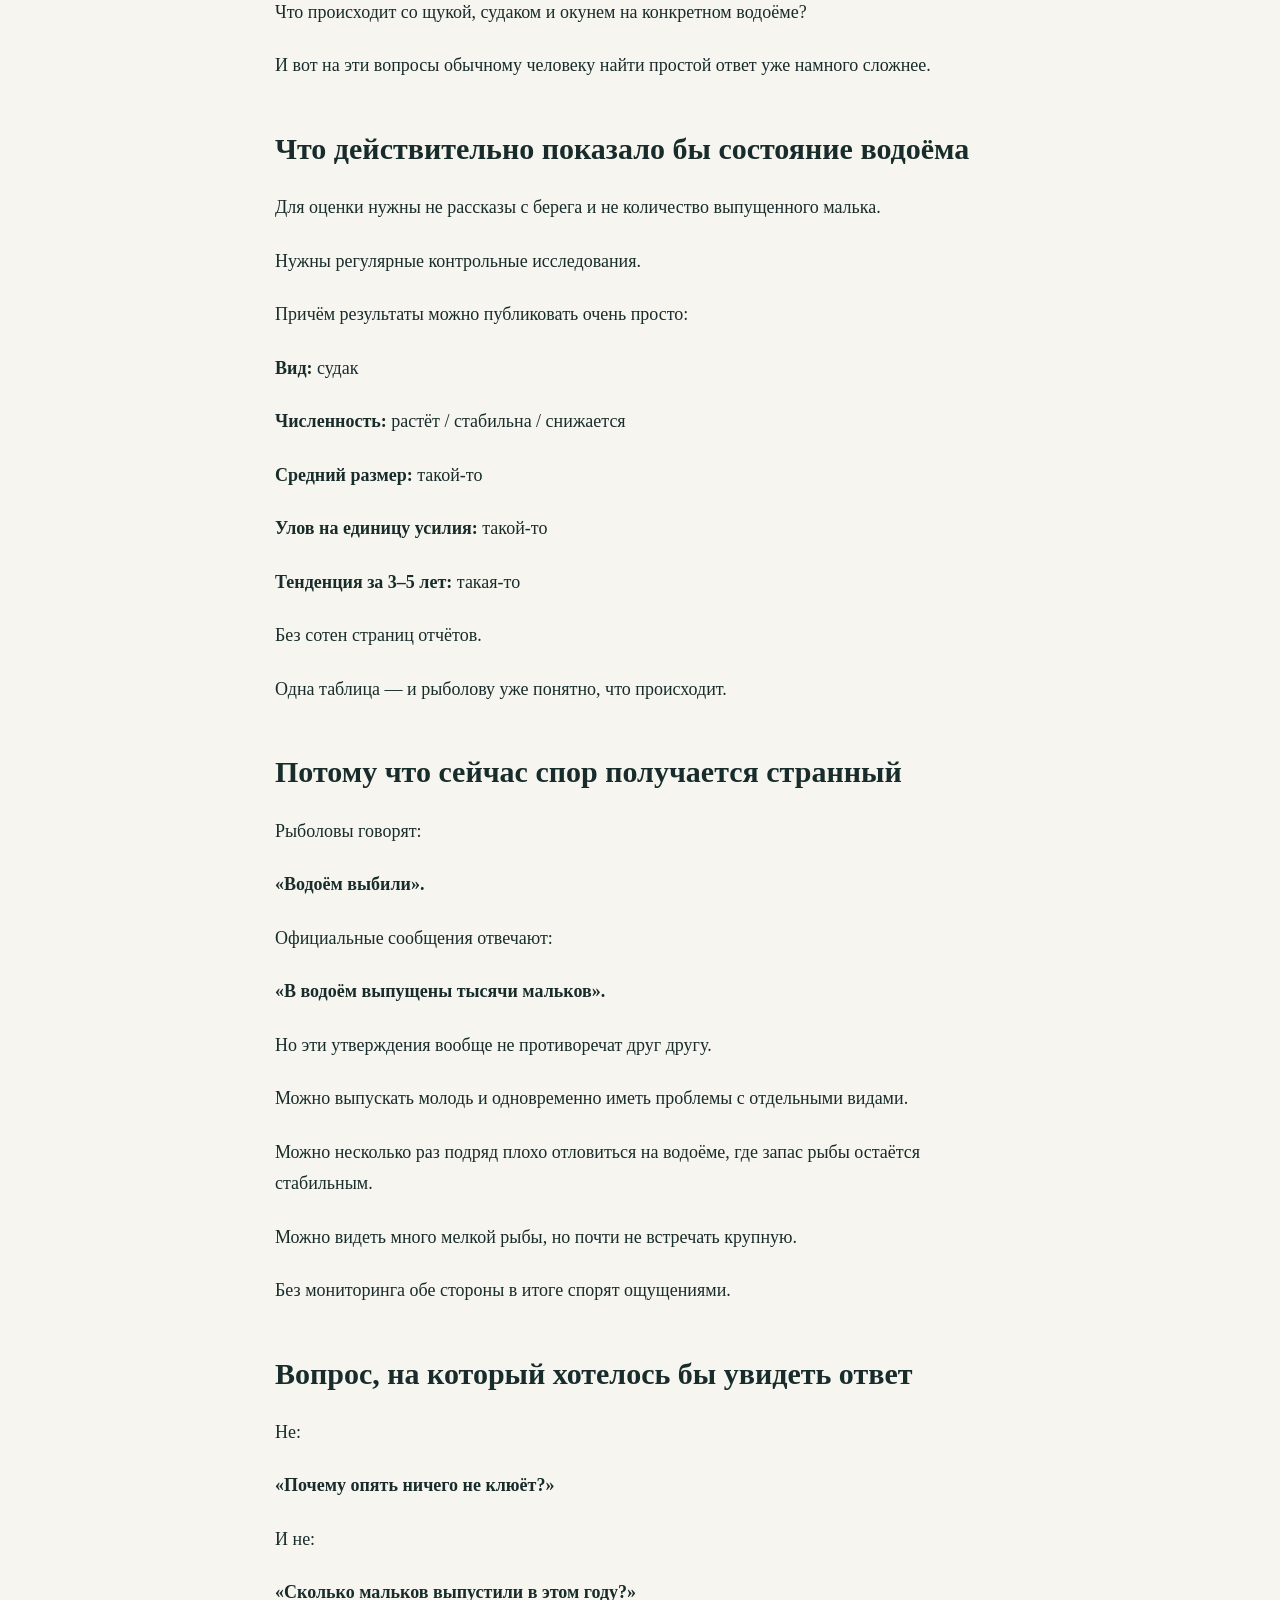
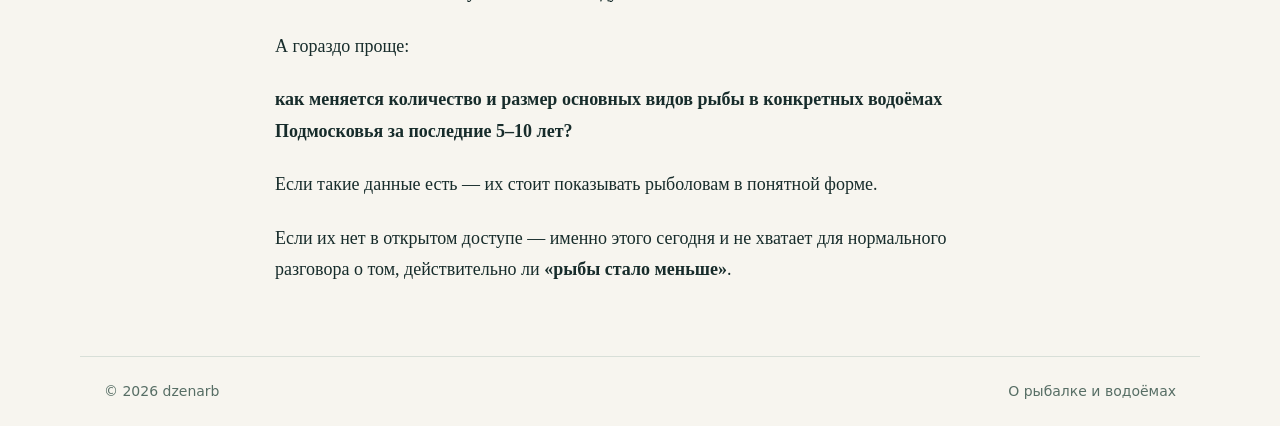
<file: ryby-stalo-menshe.html>
<!doctype html><html lang="ru"><head><meta charset="utf-8"><meta name="viewport" content="width=device-width,initial-scale=1"><title>«Рыбы стало меньше»: водоёмы пустеют или нам просто хуже клюёт? — dzenarb</title><meta name="description" content="Рыболовные темы и практические разборы dzenarb."><link rel="canonical" href="https://dzenarb.ru/ryby-stalo-menshe.html"><link rel="alternate" type="application/rss+xml" title="dzenarb" href="/rss.xml"><link rel="stylesheet" href="/style.css"><meta property="og:title" content="«Рыбы стало меньше»: водоёмы пустеют или нам просто хуже клюёт? — dzenarb"><meta property="og:image" content="https://dzenarb.ru/cover.png"></head><body><header><a class="brand" href="/">dzenarb<span style="color:#ae643b">.</span></a><nav><a href="/">Статьи</a><a href="/rss.xml">RSS</a></nav></header><main><span class="eyebrow">Рыбалка · Водоёмы</span><h1>«Рыбы стало меньше»: водоёмы пустеют или нам просто хуже клюёт?</h1><figure style="margin:0"><img class="cover" src="/cover.png" alt="Рыболов на водоёме и рыба под водой на закате"></figure><article class="text" id="article-body"><p>«Раньше здесь судак был. Щука стояла. Окунь бил. А теперь — пусто».</p>
<p>Такие разговоры слышны почти на любом популярном водоёме.</p>
<p>Но есть проблема: <b>плохой клёв и сокращение запасов рыбы — не одно и то же</b>.</p>
<p><b>Подписывайтесь — здесь народный выбор, актуальные рыболовные темы и практические разборы без лишней рекламы.</b></p>
<h2>Верхняя Руза: рыболовы действительно жалуются</h2>
<p>Летом 2026 года в обсуждениях Верхнерузского водохранилища рыболовы регулярно писали о слабых выездах.</p>
<p>Привычного хищника не находили, поклёвки были единичными, некоторые поездки заканчивались практически без результата.</p>
<p>Для рыболова вывод напрашивается сам:</p>
<p><b>рыбы стало меньше.</b></p>
<p>Но научно это пока не доказано.</p>
<p>На результат конкретной рыбалки влияют:</p>
<ul><li>уровень воды;</li><li>температура;</li><li>погода;</li><li>давление;</li><li>кормовая база;</li><li>сезон;</li><li>перемещения рыбы;</li><li>рыболовный прессинг.</li></ul>
<p>Даже серия плохих выездов ещё не показывает, насколько изменилась сама популяция.</p>
<h2>При этом рыбу в Подмосковье выпускают</h2>
<p>Государственные мероприятия по искусственному воспроизводству продолжаются.</p>
<p><b>23 сентября 2025 года</b> в Москву-реку выпустили <b>16 141 экземпляр молоди стерляди</b>.</p>
<p>Всего за 2025 год, по данным Росрыболовства, «Главрыбвод» выпустил в Москву-реку более <b>66 тысяч стерлядей</b>.</p>
<p><b>15 октября 2025 года</b> ещё <b>7 358 молодых стерлядей</b> отправили в Оку Московской области.</p>
<p>Цифры выглядят внушительно.</p>
<p>Но здесь важно не перепутать два разных показателя.</p>
<p><b>Количество выпущенной молоди не равно количеству взрослой рыбы, которая останется в водоёме через несколько лет.</b></p>
<p>Кроме того, такие выпуски проводятся в том числе как компенсация ущерба от хозяйственной деятельности.</p>
<p>Они сами по себе не доказывают, что судака, щуки или окуня в конкретном водохранилище стало больше.</p>
<h2>Вот чего рыболову не хватает</h2>
<p>Рыболов видит пресс-релиз:</p>
<p><b>«Выпущено 16 тысяч рыб».</b></p>
<p>Но гораздо интереснее другие вопросы.</p>
<p>Сколько из них выжило?</p>
<p>Как изменилась численность через год?</p>
<p>Каков средний размер рыбы?</p>
<p>Стало ли больше взрослых особей?</p>
<p>Что происходит со щукой, судаком и окунем на конкретном водоёме?</p>
<p>И вот на эти вопросы обычному человеку найти простой ответ уже намного сложнее.</p>
<h2>Что действительно показало бы состояние водоёма</h2>
<p>Для оценки нужны не рассказы с берега и не количество выпущенного малька.</p>
<p>Нужны регулярные контрольные исследования.</p>
<p>Причём результаты можно публиковать очень просто:</p>
<p><b>Вид:</b> судак</p><p><b>Численность:</b> растёт / стабильна / снижается</p><p><b>Средний размер:</b> такой-то</p><p><b>Улов на единицу усилия:</b> такой-то</p><p><b>Тенденция за 3–5 лет:</b> такая-то</p>
<p>Без сотен страниц отчётов.</p>
<p>Одна таблица — и рыболову уже понятно, что происходит.</p>
<h2>Потому что сейчас спор получается странный</h2>
<p>Рыболовы говорят:</p>
<p><b>«Водоём выбили».</b></p>
<p>Официальные сообщения отвечают:</p>
<p><b>«В водоём выпущены тысячи мальков».</b></p>
<p>Но эти утверждения вообще не противоречат друг другу.</p>
<p>Можно выпускать молодь и одновременно иметь проблемы с отдельными видами.</p>
<p>Можно несколько раз подряд плохо отловиться на водоёме, где запас рыбы остаётся стабильным.</p>
<p>Можно видеть много мелкой рыбы, но почти не встречать крупную.</p>
<p>Без мониторинга обе стороны в итоге спорят ощущениями.</p>
<h2>Вопрос, на который хотелось бы увидеть ответ</h2>
<p>Не:</p>
<p><b>«Почему опять ничего не клюёт?»</b></p>
<p>И не:</p>
<p><b>«Сколько мальков выпустили в этом году?»</b></p>
<p>А гораздо проще:</p>
<p><b>как меняется количество и размер основных видов рыбы в конкретных водоёмах Подмосковья за последние 5–10 лет?</b></p>
<p>Если такие данные есть — их стоит показывать рыболовам в понятной форме.</p>
<p>Если их нет в открытом доступе — именно этого сегодня и не хватает для нормального разговора о том, действительно ли <b>«рыбы стало меньше»</b>.</p></article></main><footer><span>© 2026 dzenarb</span><span>О рыбалке и водоёмах</span></footer></body></html>
</file>
<file: style.css>
*{box-sizing:border-box}body{margin:0;background:#f7f5ef;color:#172c2b;font:18px/1.75 Georgia,serif}a{color:inherit}header,footer{max-width:1120px;margin:auto;padding:24px;display:flex;align-items:center;justify-content:space-between;font:14px/1.5 system-ui,sans-serif}header{border-bottom:1px solid #d8dfd8}.brand{font-size:28px;font-weight:800;text-decoration:none;letter-spacing:-1px}nav a{margin-left:22px}main{max-width:1120px;margin:48px auto;padding:0 24px}.eyebrow{font:12px system-ui;letter-spacing:2px;text-transform:uppercase;color:#576e65}h1{font-size:clamp(32px,5vw,58px);line-height:1.13;font-weight:normal;max-width:950px;margin:20px 0 28px}h2{font-size:30px;line-height:1.25;margin-top:48px}p{margin:22px 0}.cover{display:block;width:100%;aspect-ratio:16/9;object-fit:cover;border-radius:6px}.text{max-width:730px;margin:40px auto}.intro{max-width:680px;font-size:21px}.card{display:block;text-decoration:none;margin-top:40px}.card h2{max-width:800px;margin:24px 0 16px;font-size:clamp(28px,4vw,42px)}.more{font:15px system-ui;text-decoration:underline;text-underline-offset:5px}footer{border-top:1px solid #d8dfd8;color:#576e65;margin-top:70px}@media(max-width:600px){main{margin-top:30px}header,footer{padding:18px}nav a{margin-left:12px}.text{margin-top:28px}h2{font-size:26px}}figure{margin:0}.grid{display:grid;grid-template-columns:repeat(3,minmax(0,1fr));gap:30px;margin-top:40px}.grid .card{margin:0;min-width:0}.grid .card h2{font-size:25px;line-height:1.25;margin:14px 0 12px}.grid .card p{font:15px/1.6 system-ui;color:#53645a;margin:0}.grid .eyebrow{display:block;margin-top:18px;font-size:10px}.hero{border-bottom:1px solid #d8dfd8;padding-bottom:32px}.meta,.caption{font:13px/1.5 system-ui;color:#617269}.caption{font-size:12px;margin-top:10px}.text a{color:#52633b;text-underline-offset:3px}.related{border-top:1px solid #d8dfd8;margin-top:50px;padding-top:24px}.related h2{font-size:25px;margin-top:0}.related a{display:block;font:16px/1.6 system-ui;margin:12px 0}.back{display:inline-block;font:14px system-ui;margin-bottom:28px}.card:focus-visible{outline:3px solid #ae643b;outline-offset:6px}@media(max-width:900px){.grid{grid-template-columns:repeat(2,minmax(0,1fr))}}@media(max-width:600px){.grid{grid-template-columns:1fr;gap:34px}.grid .card h2{font-size:26px}}
</file>
